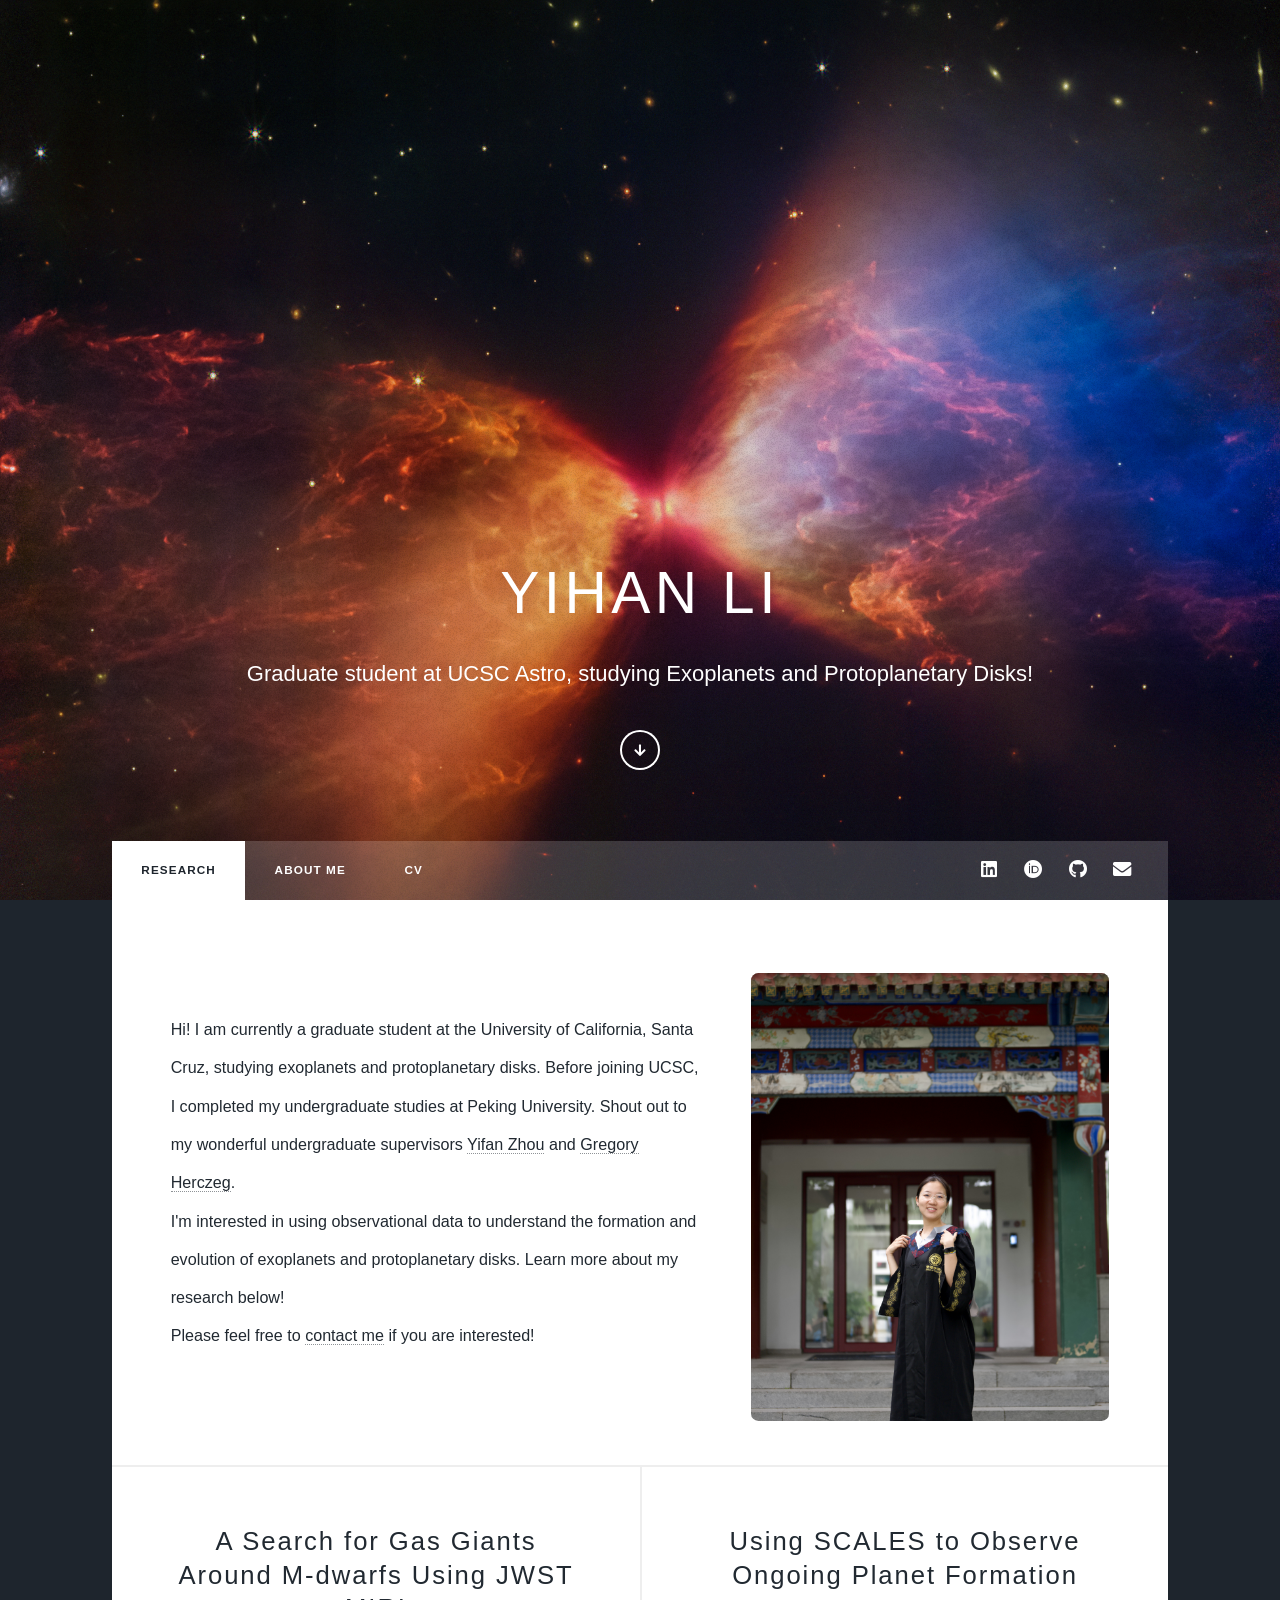
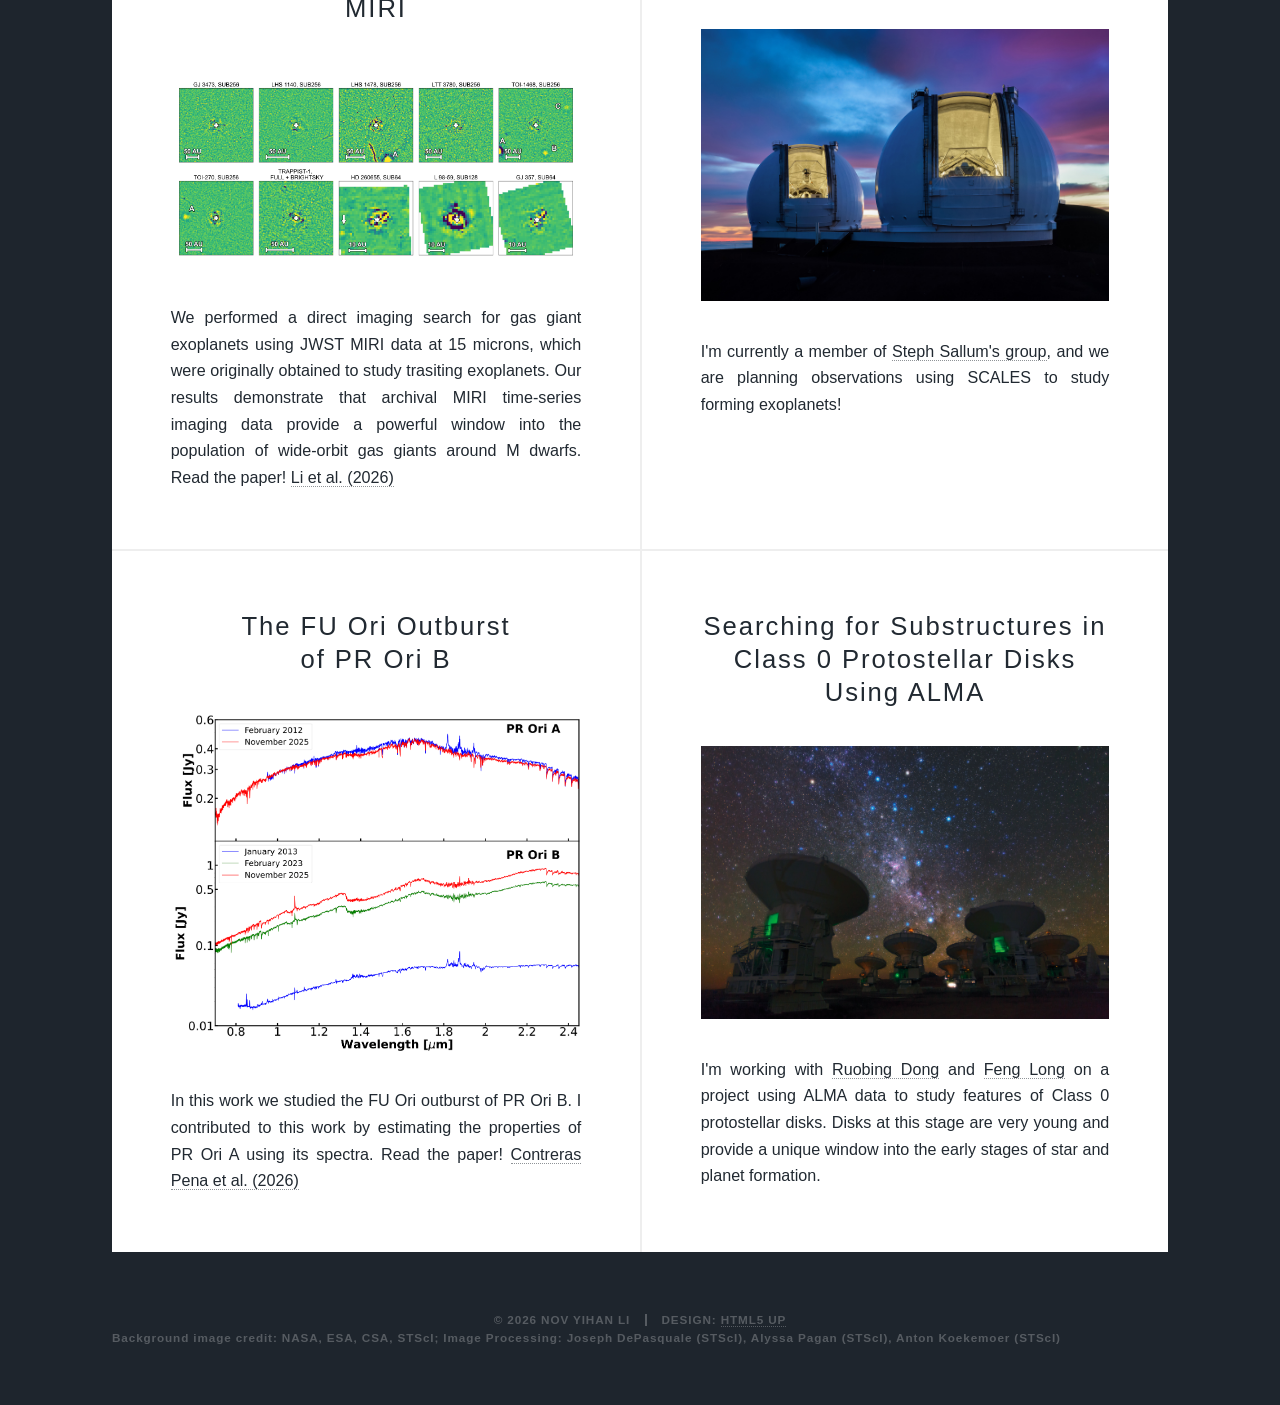
<file: index.html>
<!DOCTYPE HTML>
<!--
	Massively by HTML5 UP
	html5up.net | @ajlkn
	Free for personal and commercial use under the CCA 3.0 license (html5up.net/license)
-->
<html>
	<head>
		<link rel="icon" type="image/png" href="images/cat.png?v=1" />
		<title>Yihan Li's Website</title>
		<meta charset="utf-8" />
		<meta name="viewport" content="width=device-width, initial-scale=1, user-scalable=no" />
		<link rel="stylesheet" href="assets/css/main.css" />
		<noscript><link rel="stylesheet" href="assets/css/noscript.css" /></noscript>
	</head>
	<body class="is-preload">

		<!-- Wrapper -->
			<div id="wrapper" class="fade-in">

				<!-- Intro -->
					<div id="intro">
						<h1>Yihan Li</h1>
						<p>Graduate student at UCSC Astro, studying Exoplanets and Protoplanetary Disks!</p>
						<ul class="actions">
							<li><a href="#header" class="button icon solid solo fa-arrow-down scrolly">Continue</a></li>
						</ul>
					</div>

				<!-- Header -->
					<header id="header">
						<a href="index.html" class="logo">Yihan Li</a>
					</header>

				<!-- Nav -->
					<nav id="nav">
						<ul class="links">
							<li class="active"><a href="index.html">Research</a></li>
							<li><a href="about.html">About Me</a></li>
							<li><a href="cv.html">CV</a></li>
						</ul>
						<ul class="icons">
							<li><a href="https://www.linkedin.com/in/yihan-li-957742446"class="icon brands fa-linkedin"><span class="label">LinkedIn</span></a></li>
							<li><a href="https://orcid.org/0009-0006-7226-711X" class="icon brands fa-orcid"><span class="label">ORCID</span></a></li>
							<li><a href="https://github.com/yhan-li" class="icon brands fa-github"><span class="label">GitHub</span></a></li>
							<li><a href="mailto:yihanli@ucsc.edu" class="icon solid fa-envelope"><span class="label">Email</span></a></li>
							<!-- <li><a href="https://scholar.google.com/citations?user=USER_ID" class="icon brands fa-google-scholar"><span class="label">Google Scholar</span></a></li> -->
						</ul>
					</nav>

				<!-- Main -->
					<div id="main">

						<!-- Featured Post -->
							<section id="introduction" class="post introduction">
<div class="introduction-copy">
<p>Hi! I am currently a graduate student at the University of California, Santa Cruz, studying exoplanets and protoplanetary disks. Before 
joining UCSC, I completed my undergraduate studies at Peking University. 
Shout out to my wonderful undergraduate supervisors <a href="https://yifanzhou.space/">Yifan Zhou</a> and <a href="https://gherczeg.github.io/">Gregory Herczeg</a>.
<br />
I'm interested in using observational data to understand the formation and evolution of exoplanets and protoplanetary disks. Learn more about my research below! 
<br />
Please feel free to <a href="mailto:yihanli@ucsc.edu">contact me</a> if you are interested!
<p>

</div>
<!-- Replace this placeholder with <img src="images/portrait.jpg" alt="Yihan Li" class="portrait" /> when your portrait is ready. -->
<img src="images/portrait.jpeg" alt="Yihan Li" class="portrait" />
</section>

						<!-- Posts -->
							<section class="posts">
								<article>
									<header>
										<!-- <span class="date">April 24, 2017</span> -->
										<h2>A Search for Gas Giants Around M-dwarfs Using JWST MIRI</a></h2>
									</header>
									<a href='https://ui.adsabs.harvard.edu/abs/2026AJ....172...26L/abstract' class="image fit"><img src="images/MIRI.png" alt="" /></a>
									<p>We performed a direct imaging search for gas giant exoplanets using JWST MIRI data at 15 microns, which were originally obtained to study trasiting exoplanets.
										Our results demonstrate that archival MIRI time-series imaging data provide a powerful window into the population of wide-orbit gas giants around M dwarfs. Read the paper! <a href='https://ui.adsabs.harvard.edu/abs/2026AJ....172...26L/abstract'>Li et al. (2026)</a>
									</p>
									<!-- <ul class="actions special"> -->
										<!-- <li><a href="#" class="button">Full Story</a></li> -->
									</ul>
								</article>
								<article>
									<header>
										<!-- <span class="date">April 22, 2017</span> -->
										<h2></a>Using SCALES to Observe Ongoing Planet Formation</a></h2>
									</header>
									<a href="https://www2.keck.hawaii.edu/inst/scales/" class="image fit"><img src="images/keck.jpeg" alt="" /></a>
									<p>I'm currently a member of <a href="https://www.stephsallum.space/">Steph Sallum's group</a>, and we are planning observations using SCALES to study forming exoplanets!</p>
									<!-- <ul class="actions special">
										<li><a href="#" class="button">Full Story</a></li>
									</ul> -->
								</article>
								<article>
									<header>
										<!-- <span class="date">April 22, 2017</span> -->
										<h2></a>The FU Ori Outburst <br /> of PR Ori B</a></h2>
									</header>
									<a href="https://arxiv.org/abs/2609.09722v1" class="image fit"><img src="images/PROri.png" alt="" /></a>
									<p>In this work we studied the FU Ori outburst of PR Ori B. I contributed to this work by estimating the properties of PR Ori A using its spectra.
										Read the paper! <a href='https://arxiv.org/abs/2609.09722v1'>Contreras Pena et al. (2026)</a>
									</p>
									<!-- <ul class="actions special">
										<li><a href="#" class="button">Full Story</a></li>
									</ul> -->
								</article>
								<article>
									<header>
										<!-- <span class="date">April 22, 2017</span> -->
										<h2></a>Searching for Substructures in Class 0 Protostellar Disks Using ALMA</a></h2>
									</header>
									<a href="https://www.almaobservatory.org/en/home/" class="image fit"><img src="images/alma.jpg" alt="" /></a>
									<p>I'm working with <a href="https://www.ruobingdong.com/">Ruobing Dong</a> and <a href="https://long-feng.github.io/">Feng Long</a> on a project using 
										ALMA data to study features of Class 0 protostellar disks. Disks at this stage are very young and provide a unique window into the early stages of star and planet formation.</p>
									<!-- <ul class="actions special">
										<li><a href="#" class="button">Full Story</a></li>
									</ul> -->
								</article>

							</section>

						<!-- Footer -->
							<!-- <footer>
								<div class="pagination">
									<a href="#" class="page active">1</a>
									<a href="#" class="page">2</a>
									<a href="#" class="page">3</a>
									<span class="extra">&hellip;</span>
									<a href="#" class="page">8</a>
									<a href="#" class="page">9</a>
									<a href="#" class="page">10</a>
									<a href="#" class="next">Next</a>
								</div>
							</footer> -->

					</div>

				<!-- Copyright -->
					<div id="copyright">
						<ul><li>&copy; 2026 Nov Yihan Li</li><li>Design: <a href="https://html5up.net">HTML5 UP</a></li></ul>
						<p style="text-transform: none;">Background image credit: NASA, ESA, CSA, STScI; Image Processing: Joseph DePasquale (STScI), Alyssa Pagan (STScI), Anton Koekemoer (STScI)</p>
					</div>

			</div>

		<!-- Scripts -->
			<script src="assets/js/jquery.min.js"></script>
			<script src="assets/js/jquery.scrollex.min.js"></script>
			<script src="assets/js/jquery.scrolly.min.js"></script>
			<script src="assets/js/browser.min.js"></script>
			<script src="assets/js/breakpoints.min.js"></script>
			<script src="assets/js/util.js"></script>
			<script src="assets/js/main.js"></script>

	</body>
</html>
</file>
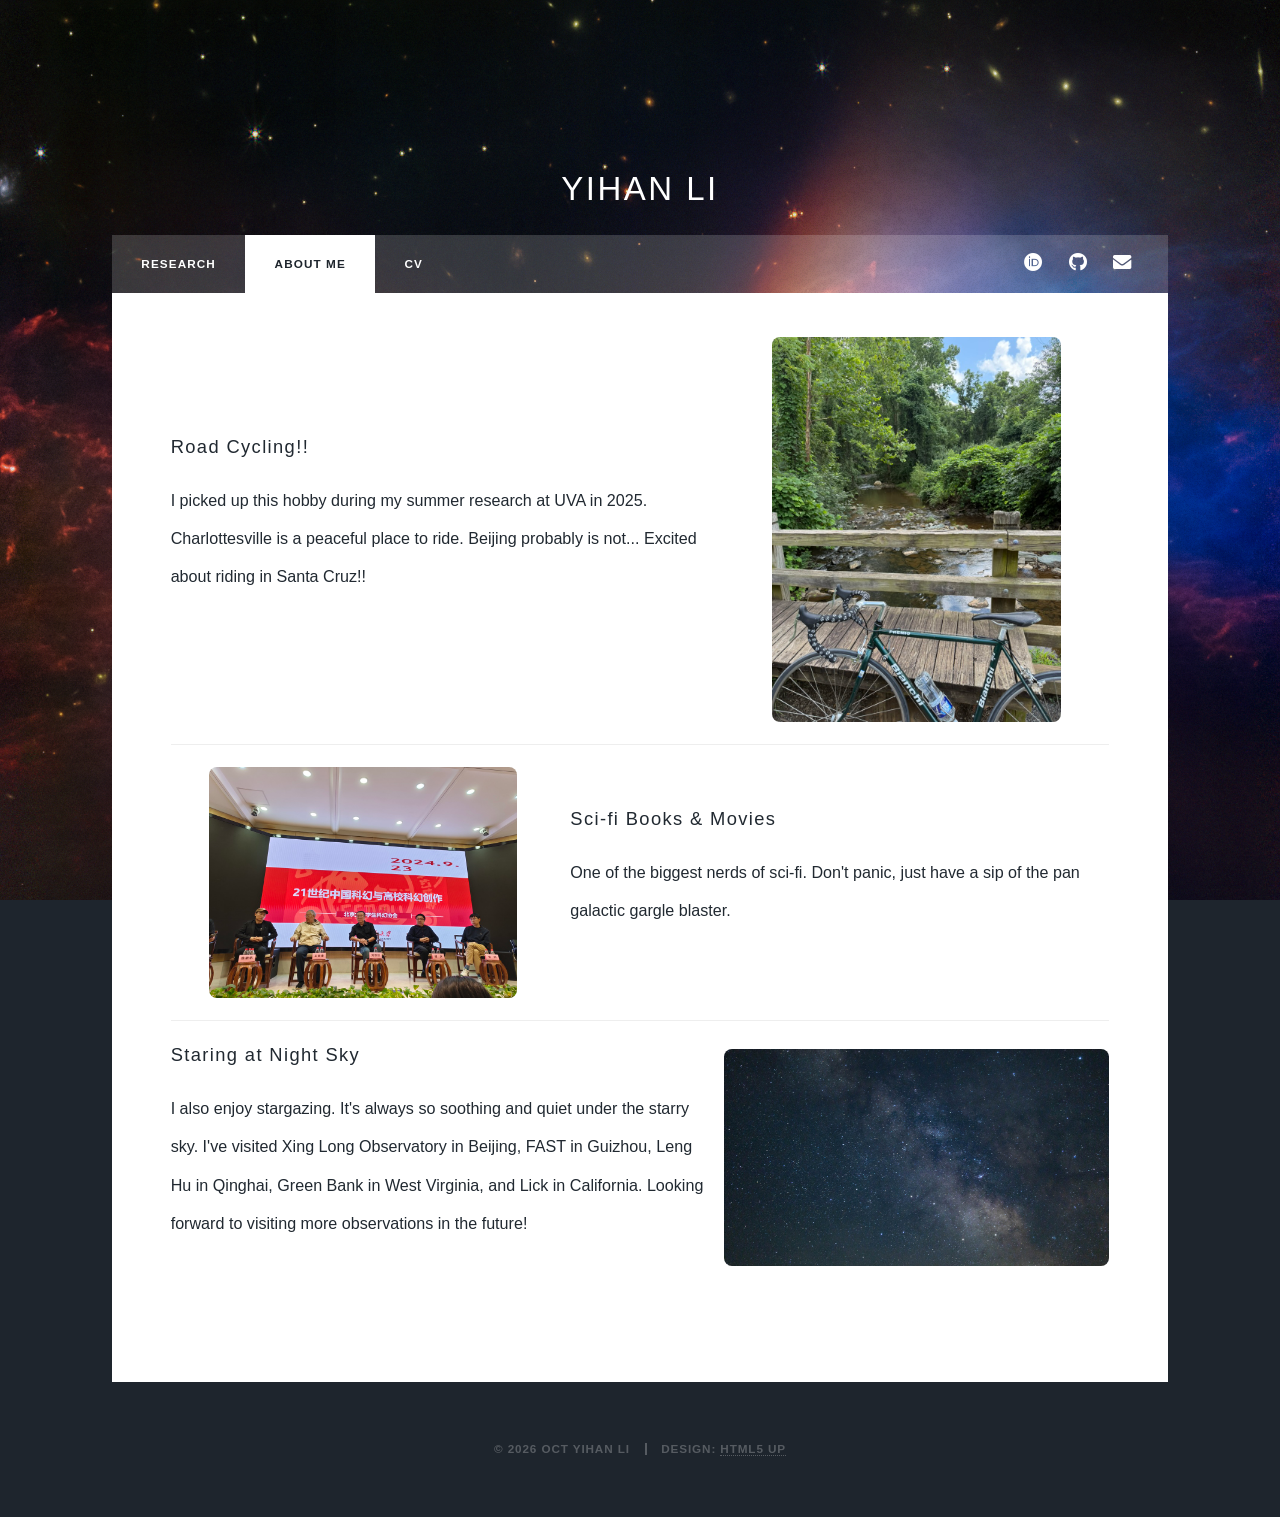
<file: about.html>
<!DOCTYPE HTML>
<!--
	Massively by HTML5 UP
	html5up.net | @ajlkn
	Free for personal and commercial use under the CCA 3.0 license (html5up.net/license)
-->
<html>
	<head>
		<link rel="icon" type="image/png" href="images/cat.png?v=1" />
		<title>About Me — Yihan Li</title>
		<meta charset="utf-8" />
		<meta name="viewport" content="width=device-width, initial-scale=1, user-scalable=no" />
		<link rel="stylesheet" href="assets/css/main.css" />
		<noscript><link rel="stylesheet" href="assets/css/noscript.css" /></noscript>
	</head>
	<body class="is-preload">
<div id="wrapper">
<header id="header"><a href="index.html" class="logo">Yihan Li</a></header>
<nav id="nav" aria-label="Main navigation"><ul class="links"><li><a href="index.html">Research</a></li>
<li class="active"><a href="about.html" aria-current="page">About Me</a></li>
<li><a href="cv.html">CV</a></li>
</ul><ul class="icons">
							<li><a href="https://orcid.org/0009-0006-7226-711X" class="icon brands fa-orcid"><span class="label">ORCID</span></a></li>
							<li><a href="https://github.com/yhan-li" class="icon brands fa-github"><span class="label">GitHub</span></a></li>
							<li><a href="mailto:yihanli@ucsc.edu" class="icon solid fa-envelope"><span class="label">Email</span></a></li>
							<!-- <li><a href="https://scholar.google.com/citations?user=USER_ID" class="icon brands fa-google-scholar"><span class="label">Google Scholar</span></a></li> -->
						</ul></nav>
<main id="main"><section class="post about-content">
<!-- <header class="major"><p>A little about life outside research.</p></header> -->
<!-- Replace the entries below with your actual hobbies and interests. -->
<ul class="hobbies">
	
<li class="hobby-row">
<div class="hobby-copy">
<h2>Road Cycling!!</h2>
  <p>I picked up this hobby during my summer research at UVA
     in 2025. Charlottesville is a peaceful place to ride. Beijing probably is not... Excited about riding in Santa Cruz!!
</p>
</div>
<div class="hobby-image"><img src="images/bike_cville.jpeg" alt="Cycling in Charlottesville" /></div>
</li>

<li class="hobby-row">
<div class="hobby-copy">
<h2>Sci-fi Books & Movies</h2>
  <p>One of the biggest nerds of sci-fi. Don't panic, just have a sip of the pan galactic gargle blaster.
</p>
</div>
<div class="hobby-image"><img src="images/sci-fi.jpeg" alt="Cycling in Charlottesville" /></div>
</li>

<li class="hobby-row">
<div class="hobby-copy">
<h2>Staring at Night Sky</h2>
  <p>I also enjoy stargazing. It's always so soothing and quiet under the starry sky. I've visited Xing Long Observatory in Beijing, 
	FAST in Guizhou, Leng Hu in Qinghai, Green Bank in West Virginia, and Lick in California. Looking forward to visiting more observations in the future!
</p>
</div>
<div class="hobby-image"><img src="images/fast.jpeg" alt="Cycling in Charlottesville" /></div>
</li>
</section></main>
<div id="copyright">
						<ul><li>&copy; 2026 Oct Yihan Li</li><li>Design: <a href="https://html5up.net">HTML5 UP</a></li></ul>
					</div>
</div>
		<!-- Scripts -->
			<script src="assets/js/jquery.min.js"></script>
			<script src="assets/js/jquery.scrollex.min.js"></script>
			<script src="assets/js/jquery.scrolly.min.js"></script>
			<script src="assets/js/browser.min.js"></script>
			<script src="assets/js/breakpoints.min.js"></script>
			<script src="assets/js/util.js"></script>
			<script src="assets/js/main.js"></script>

	</body>
</html>
</file>
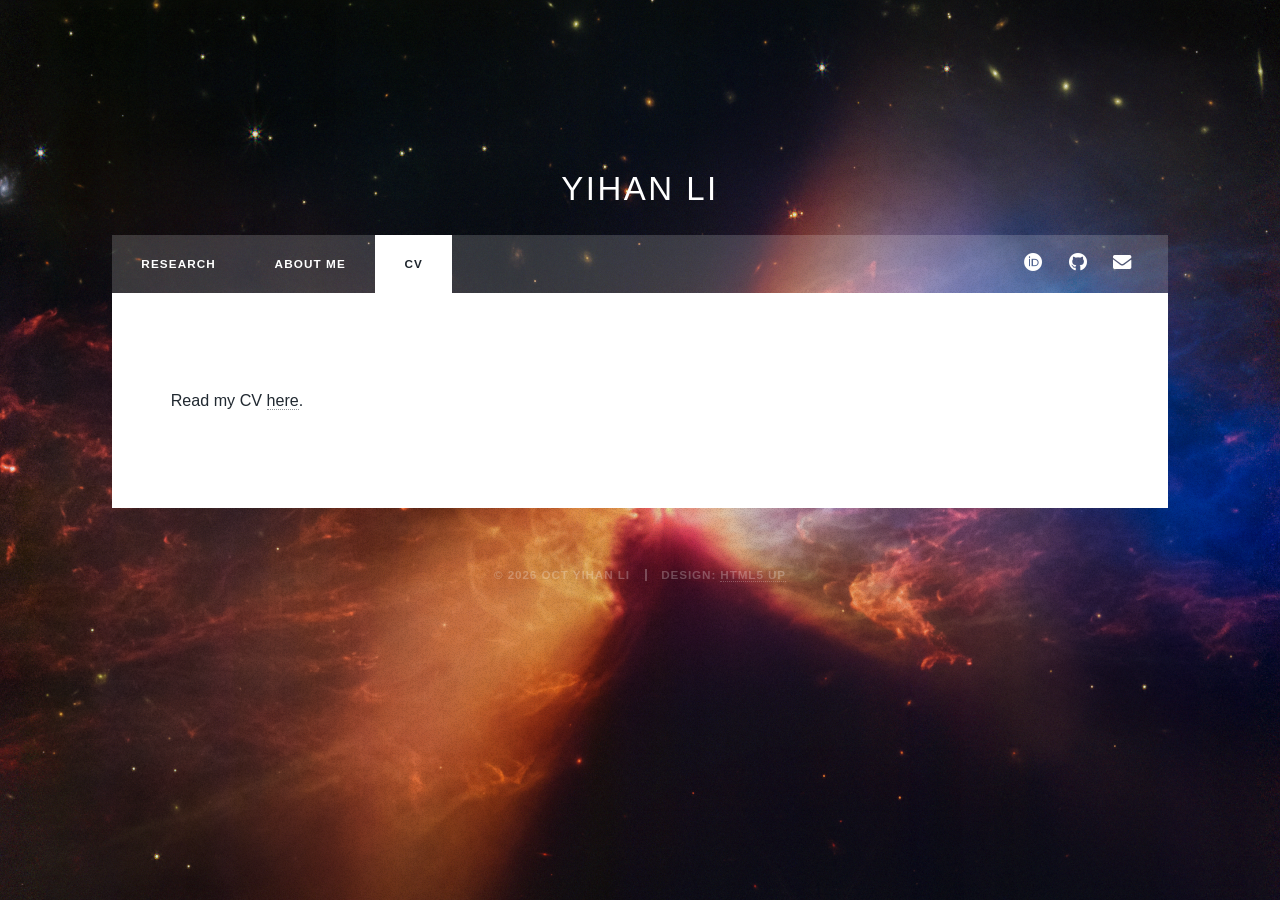
<file: cv.html>
<!DOCTYPE HTML>
<!--
	Massively by HTML5 UP
	html5up.net | @ajlkn
	Free for personal and commercial use under the CCA 3.0 license (html5up.net/license)
-->
<html>
	<head>
		<link rel="icon" type="image/png" href="images/cat.png?v=1" />
		<title>CV — Yihan Li</title>
		<meta charset="utf-8" />
		<meta name="viewport" content="width=device-width, initial-scale=1, user-scalable=no" />
		<link rel="stylesheet" href="assets/css/main.css" />
		<noscript><link rel="stylesheet" href="assets/css/noscript.css" /></noscript>
	</head>
	<body class="is-preload">
<div id="wrapper">
<header id="header"><a href="index.html" class="logo">Yihan Li</a></header>
<nav id="nav" aria-label="Main navigation"><ul class="links"><li><a href="index.html">Research</a></li>
<li><a href="about.html">About Me</a></li>
<li class="active"><a href="cv.html" aria-current="page">CV</a></li>
</ul><ul class="icons">
							<li><a href="https://orcid.org/0009-0006-7226-711X" class="icon brands fa-orcid"><span class="label">ORCID</span></a></li>
							<li><a href="https://github.com/yhan-li" class="icon brands fa-github"><span class="label">GitHub</span></a></li>
							<li><a href="mailto:yihanli@ucsc.edu" class="icon solid fa-envelope"><span class="label">Email</span></a></li>
							<!-- <li><a href="https://scholar.google.com/citations?user=USER_ID" class="icon brands fa-google-scholar"><span class="label">Google Scholar</span></a></li> -->
						</ul></nav>
<main id="main"><section class="post">

<p>Read my CV <a href="images/Yihan_Li_CV.pdf" target="_blank" rel="noopener noreferrer">here</a>.</p>
<!-- Once the PDF is supplied, change the CV navigation link on all three pages from cv.html to its PDF path. -->
</section></main>
<div id="copyright">
						<ul><li>&copy; 2026 Oct Yihan Li</li><li>Design: <a href="https://html5up.net">HTML5 UP</a></li></ul>
					</div>
</div>
		<!-- Scripts -->
			<script src="assets/js/jquery.min.js"></script>
			<script src="assets/js/jquery.scrollex.min.js"></script>
			<script src="assets/js/jquery.scrolly.min.js"></script>
			<script src="assets/js/browser.min.js"></script>
			<script src="assets/js/breakpoints.min.js"></script>
			<script src="assets/js/util.js"></script>
			<script src="assets/js/main.js"></script>

	</body>
</html>
</file>
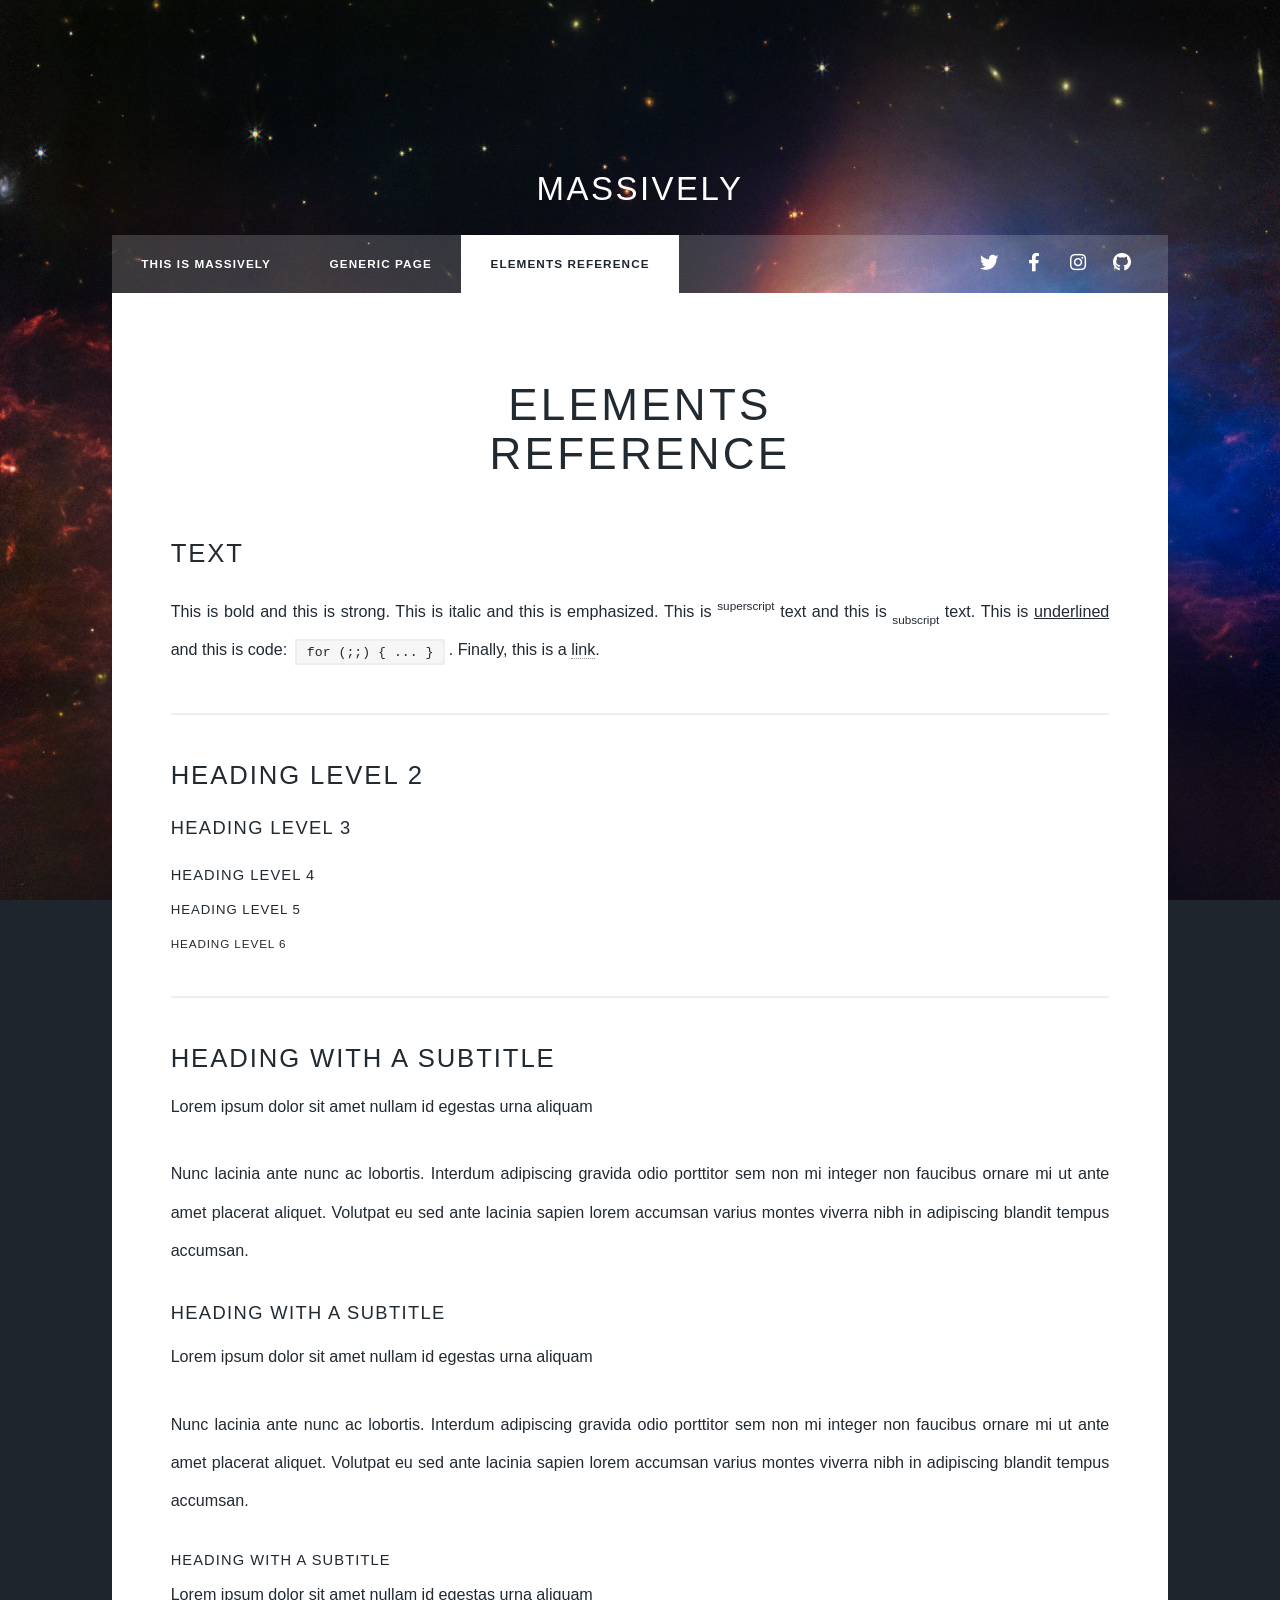
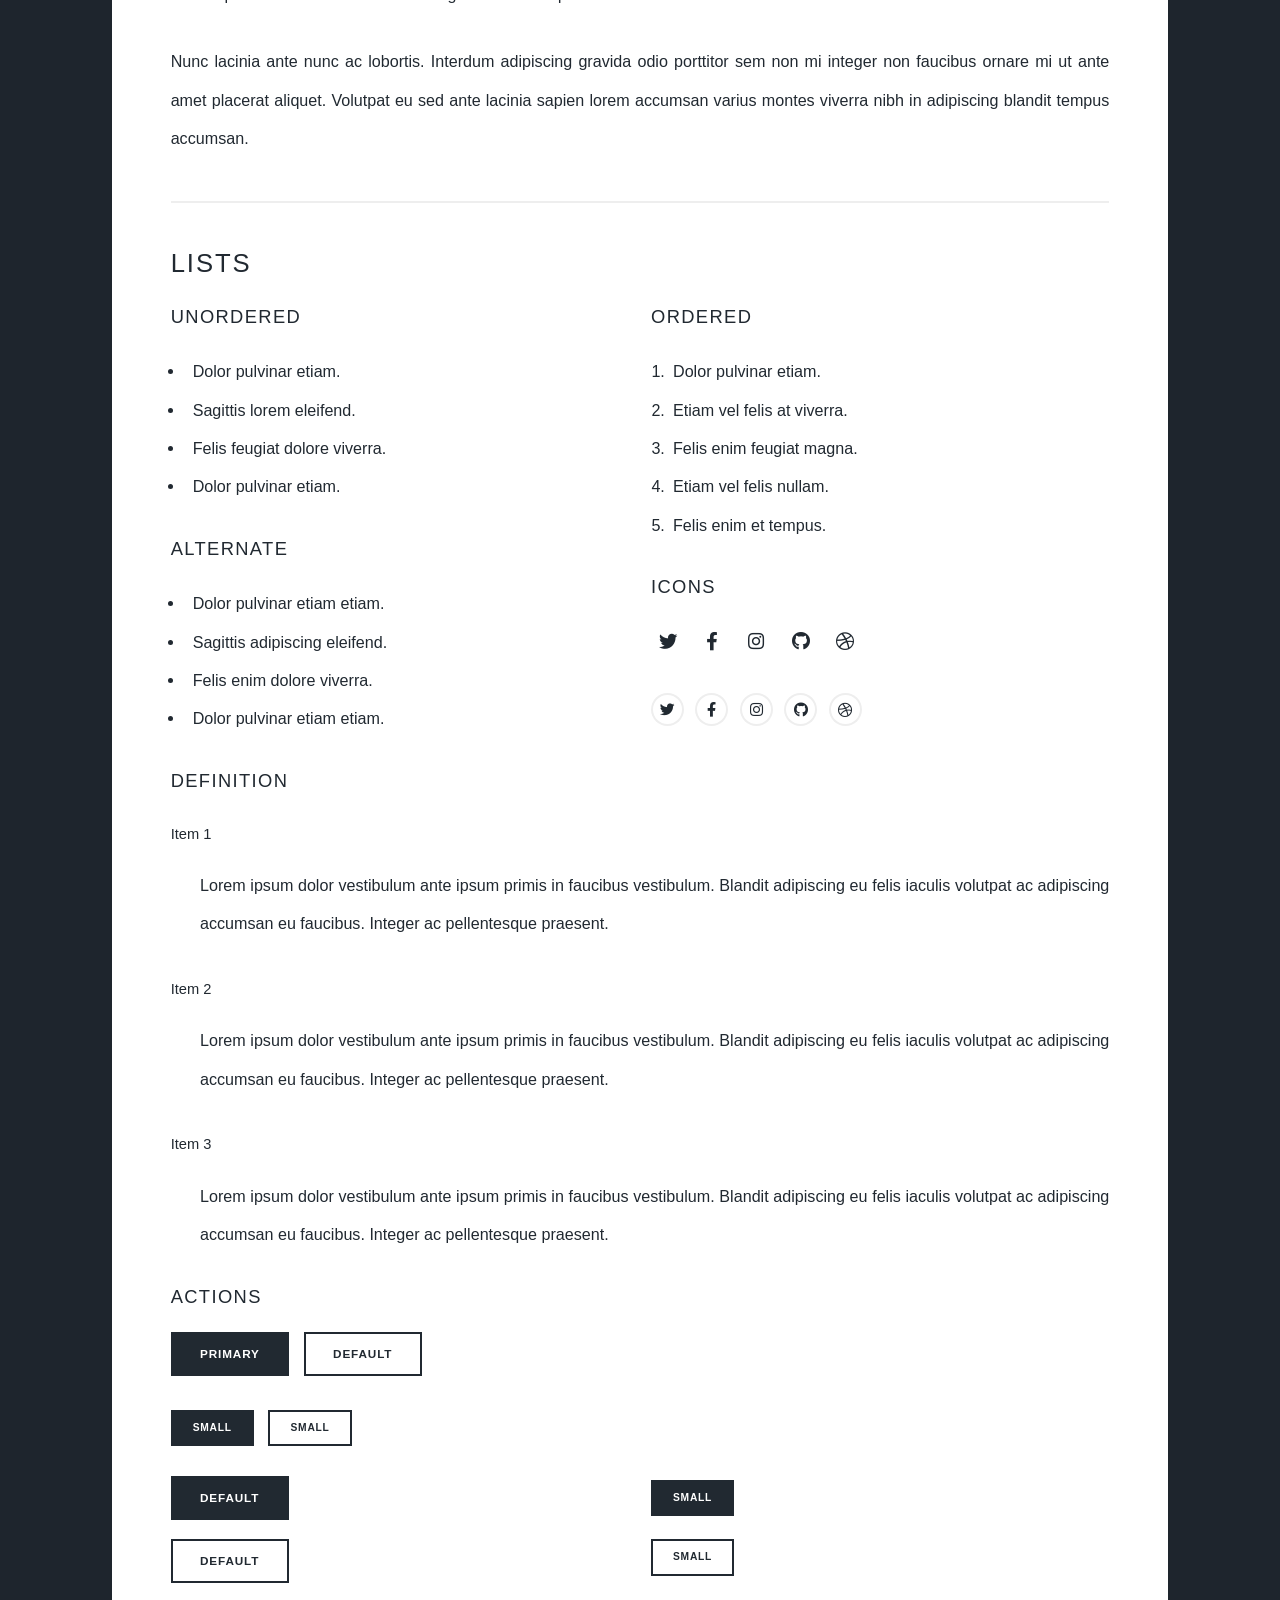
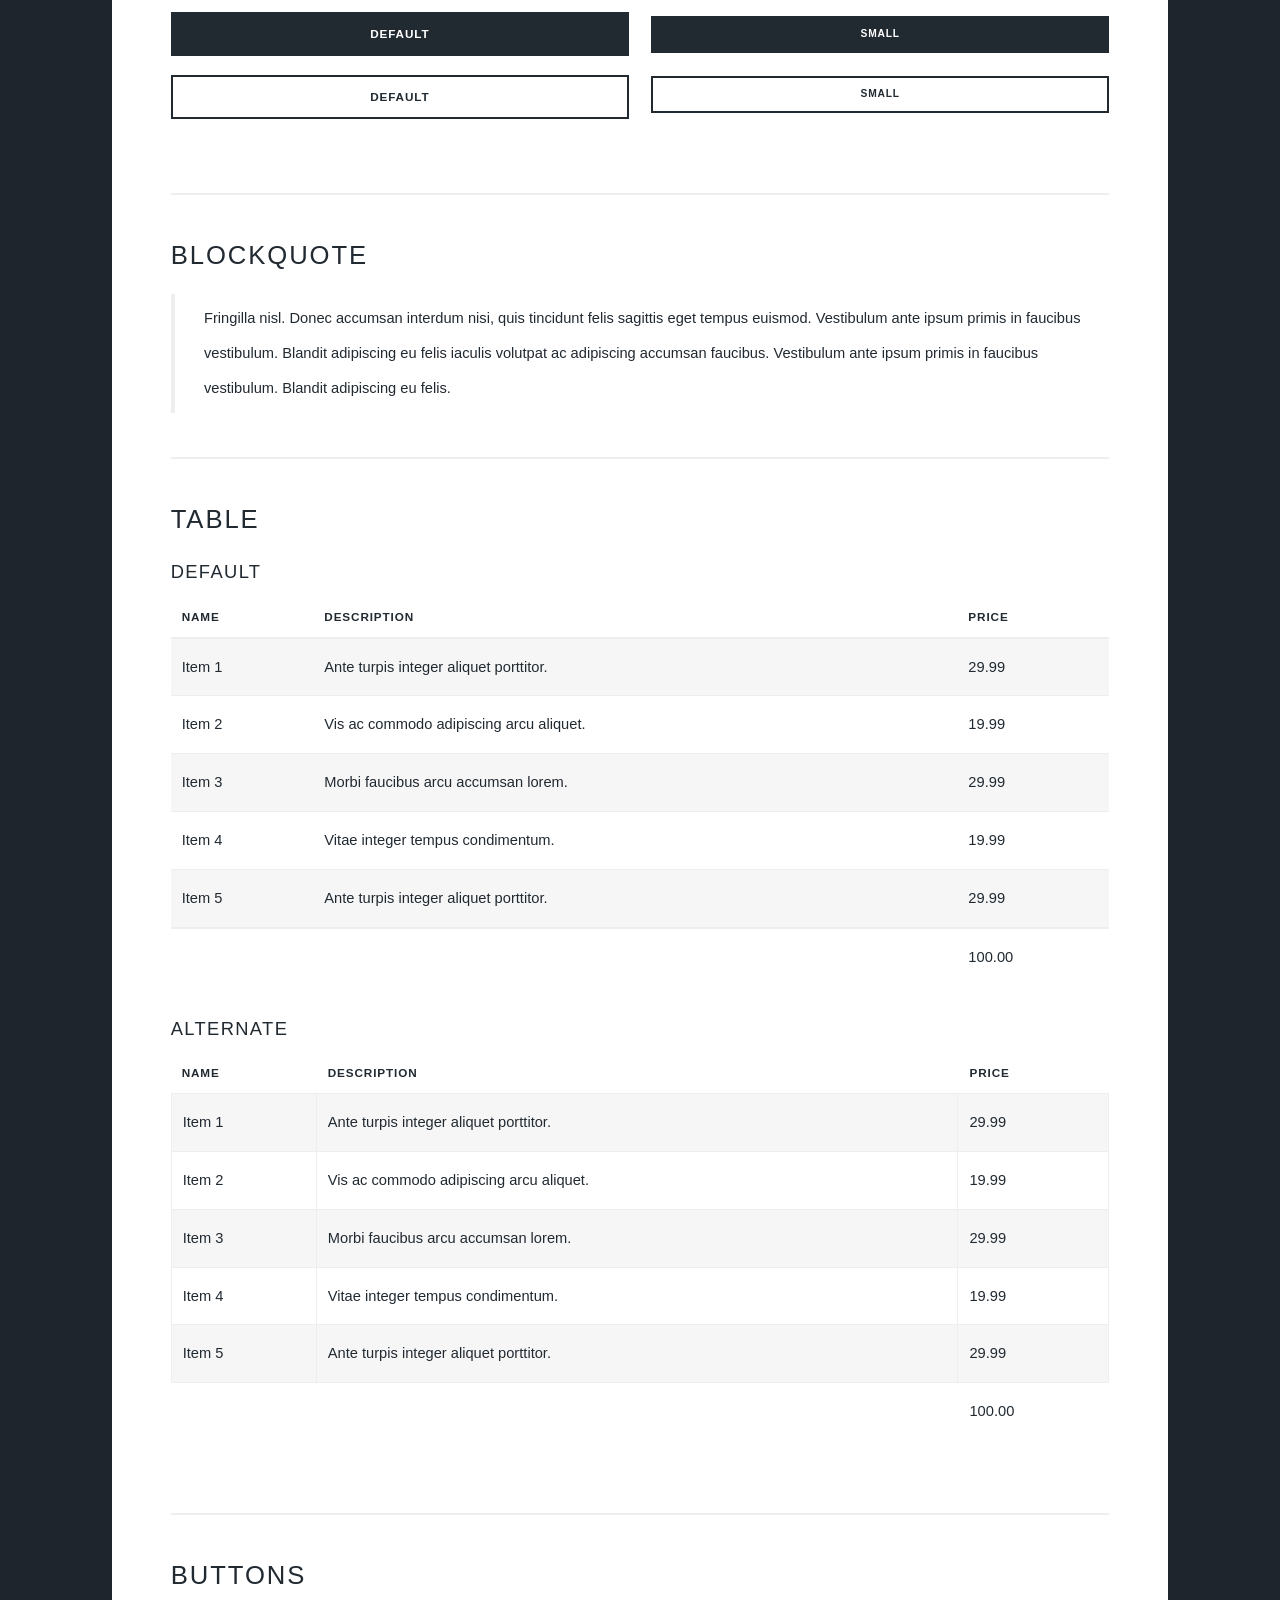
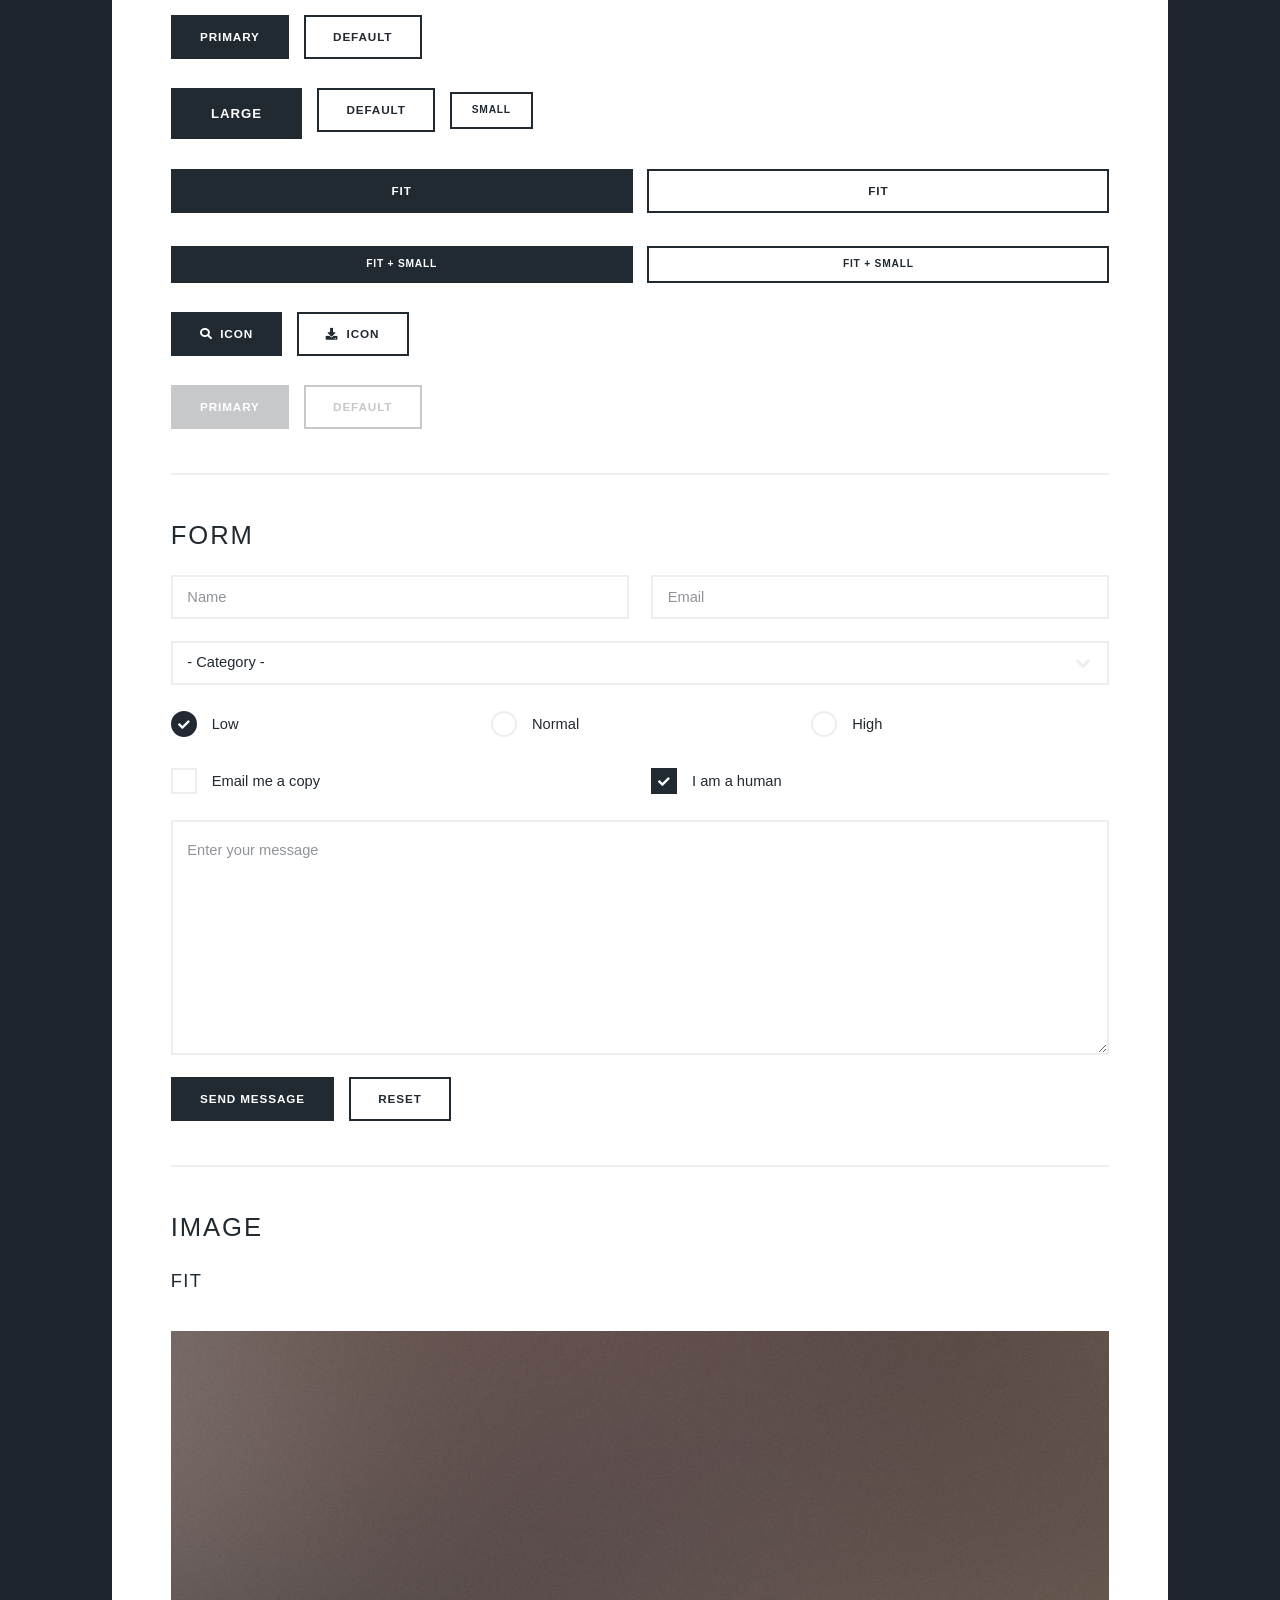
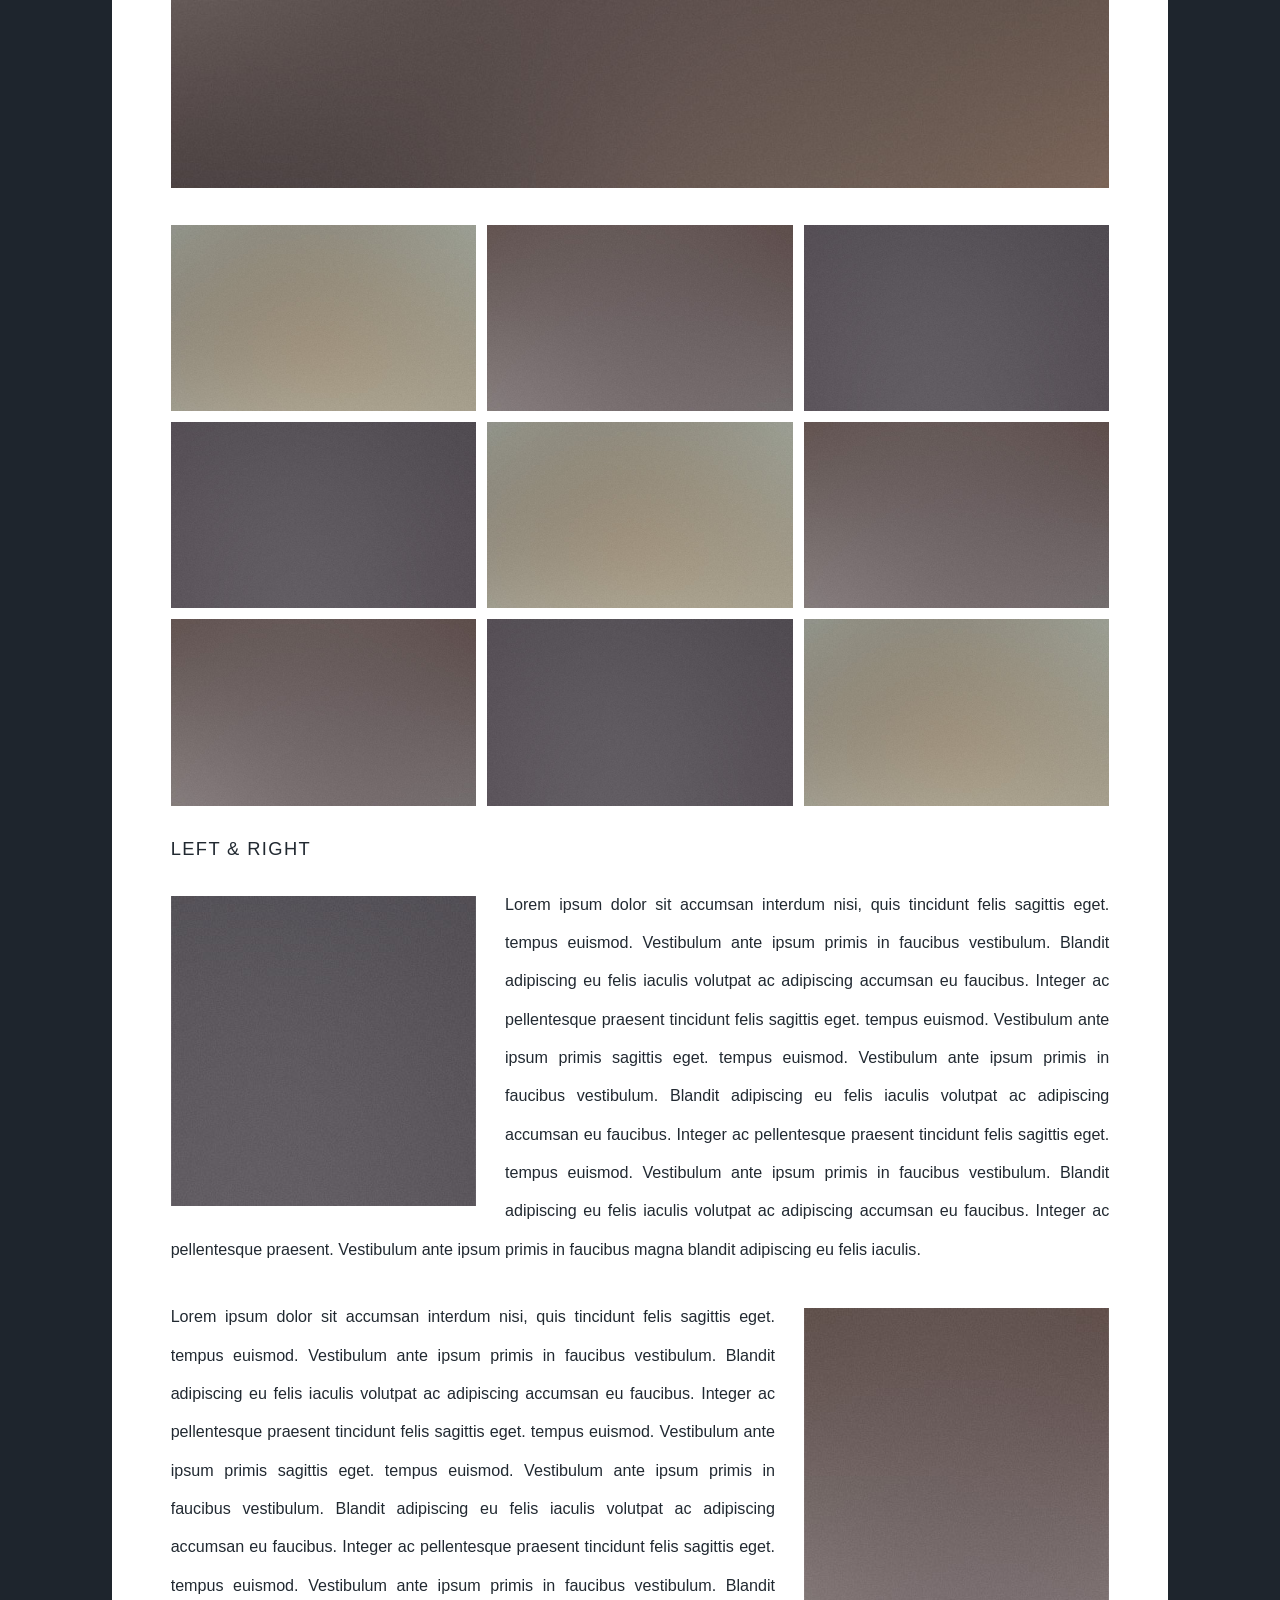
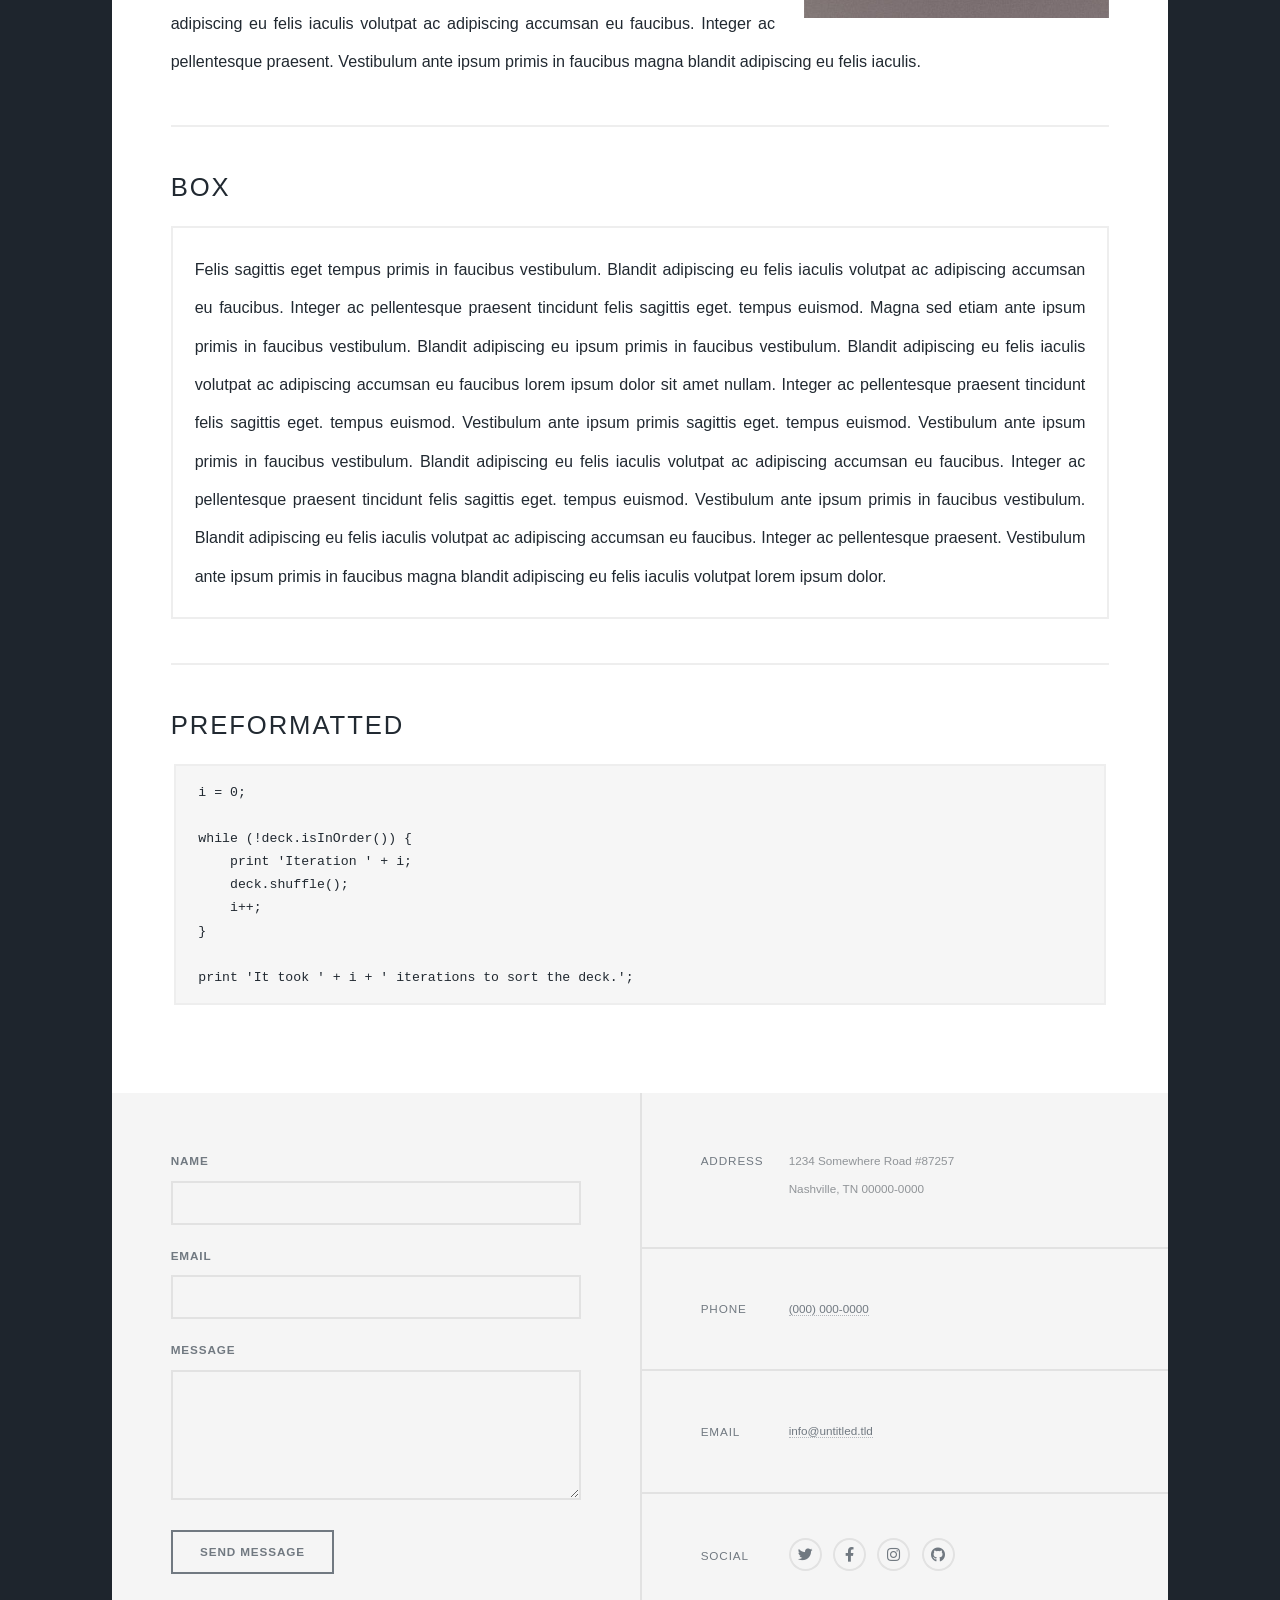
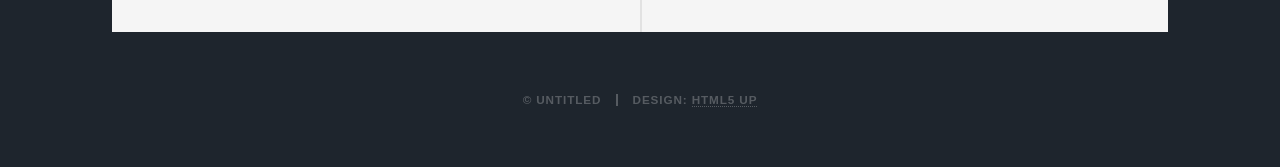
<file: elements.html>
<!DOCTYPE HTML>
<!--
	Massively by HTML5 UP
	html5up.net | @ajlkn
	Free for personal and commercial use under the CCA 3.0 license (html5up.net/license)
-->
<html>
	<head>
		<link rel="icon" type="image/png" href="images/cat.png?v=1" />
		<title>Elements Reference - Massively by HTML5 UP</title>
		<meta charset="utf-8" />
		<meta name="viewport" content="width=device-width, initial-scale=1, user-scalable=no" />
		<link rel="stylesheet" href="assets/css/main.css" />
		<noscript><link rel="stylesheet" href="assets/css/noscript.css" /></noscript>
	</head>
	<body class="is-preload">

		<!-- Wrapper -->
			<div id="wrapper">

				<!-- Header -->
					<header id="header">
						<a href="index.html" class="logo">Massively</a>
					</header>

				<!-- Nav -->
					<nav id="nav">
						<ul class="links">
							<li><a href="index.html">This is Massively</a></li>
							<li><a href="generic.html">Generic Page</a></li>
							<li class="active"><a href="elements.html">Elements Reference</a></li>
						</ul>
						<ul class="icons">
							<li><a href="#" class="icon brands fa-twitter"><span class="label">Twitter</span></a></li>
							<li><a href="#" class="icon brands fa-facebook-f"><span class="label">Facebook</span></a></li>
							<li><a href="#" class="icon brands fa-instagram"><span class="label">Instagram</span></a></li>
							<li><a href="#" class="icon brands fa-github"><span class="label">GitHub</span></a></li>
						</ul>
					</nav>

				<!-- Main -->
					<div id="main">

						<!-- Post -->
							<section class="post">
								<header class="major">
									<h1>Elements<br />
									Reference</h1>
								</header>

								<!-- Text stuff -->
									<h2>Text</h2>
									<p>This is <b>bold</b> and this is <strong>strong</strong>. This is <i>italic</i> and this is <em>emphasized</em>.
									This is <sup>superscript</sup> text and this is <sub>subscript</sub> text.
									This is <u>underlined</u> and this is code: <code>for (;;) { ... }</code>.
									Finally, this is a <a href="#">link</a>.</p>
									<hr />
									<h2>Heading Level 2</h2>
									<h3>Heading Level 3</h3>
									<h4>Heading Level 4</h4>
									<h5>Heading Level 5</h5>
									<h6>Heading Level 6</h6>
									<hr />
									<header>
										<h2>Heading with a Subtitle</h2>
										<p>Lorem ipsum dolor sit amet nullam id egestas urna aliquam</p>
									</header>
									<p>Nunc lacinia ante nunc ac lobortis. Interdum adipiscing gravida odio porttitor sem non mi integer non faucibus ornare mi ut ante amet placerat aliquet. Volutpat eu sed ante lacinia sapien lorem accumsan varius montes viverra nibh in adipiscing blandit tempus accumsan.</p>
									<header>
										<h3>Heading with a Subtitle</h3>
										<p>Lorem ipsum dolor sit amet nullam id egestas urna aliquam</p>
									</header>
									<p>Nunc lacinia ante nunc ac lobortis. Interdum adipiscing gravida odio porttitor sem non mi integer non faucibus ornare mi ut ante amet placerat aliquet. Volutpat eu sed ante lacinia sapien lorem accumsan varius montes viverra nibh in adipiscing blandit tempus accumsan.</p>
									<header>
										<h4>Heading with a Subtitle</h4>
										<p>Lorem ipsum dolor sit amet nullam id egestas urna aliquam</p>
									</header>
									<p>Nunc lacinia ante nunc ac lobortis. Interdum adipiscing gravida odio porttitor sem non mi integer non faucibus ornare mi ut ante amet placerat aliquet. Volutpat eu sed ante lacinia sapien lorem accumsan varius montes viverra nibh in adipiscing blandit tempus accumsan.</p>

									<hr />

								<!-- Lists -->
									<h2>Lists</h2>
									<div class="row">
										<div class="col-6 col-12-small">

											<h3>Unordered</h3>
											<ul>
												<li>Dolor pulvinar etiam.</li>
												<li>Sagittis lorem eleifend.</li>
												<li>Felis feugiat dolore viverra.</li>
												<li>Dolor pulvinar etiam.</li>
											</ul>

											<h3>Alternate</h3>
											<ul class="alt">
												<li>Dolor pulvinar etiam etiam.</li>
												<li>Sagittis adipiscing eleifend.</li>
												<li>Felis enim dolore viverra.</li>
												<li>Dolor pulvinar etiam etiam.</li>
											</ul>

										</div>
										<div class="col-6 col-12-small">

											<h3>Ordered</h3>
											<ol>
												<li>Dolor pulvinar etiam.</li>
												<li>Etiam vel felis at viverra.</li>
												<li>Felis enim feugiat magna.</li>
												<li>Etiam vel felis nullam.</li>
												<li>Felis enim et tempus.</li>
											</ol>

											<h3>Icons</h3>
											<ul class="icons">
												<li><a href="#" class="icon brands fa-twitter"><span class="label">Twitter</span></a></li>
												<li><a href="#" class="icon brands fa-facebook-f"><span class="label">Facebook</span></a></li>
												<li><a href="#" class="icon brands fa-instagram"><span class="label">Instagram</span></a></li>
												<li><a href="#" class="icon brands fa-github"><span class="label">Github</span></a></li>
												<li><a href="#" class="icon brands fa-dribbble"><span class="label">Dribbble</span></a></li>
											</ul>
											<ul class="icons alt">
												<li><a href="#" class="icon brands alt fa-twitter"><span class="label">Twitter</span></a></li>
												<li><a href="#" class="icon brands alt fa-facebook-f"><span class="label">Facebook</span></a></li>
												<li><a href="#" class="icon brands alt fa-instagram"><span class="label">Instagram</span></a></li>
												<li><a href="#" class="icon brands alt fa-github"><span class="label">Github</span></a></li>
												<li><a href="#" class="icon brands alt fa-dribbble"><span class="label">Dribbble</span></a></li>
											</ul>

										</div>
									</div>
									<h3>Definition</h3>
									<dl>
										<dt>Item 1</dt>
										<dd>
											<p>Lorem ipsum dolor vestibulum ante ipsum primis in faucibus vestibulum. Blandit adipiscing eu felis iaculis volutpat ac adipiscing accumsan eu faucibus. Integer ac pellentesque praesent.</p>
										</dd>
										<dt>Item 2</dt>
										<dd>
											<p>Lorem ipsum dolor vestibulum ante ipsum primis in faucibus vestibulum. Blandit adipiscing eu felis iaculis volutpat ac adipiscing accumsan eu faucibus. Integer ac pellentesque praesent.</p>
										</dd>
										<dt>Item 3</dt>
										<dd>
											<p>Lorem ipsum dolor vestibulum ante ipsum primis in faucibus vestibulum. Blandit adipiscing eu felis iaculis volutpat ac adipiscing accumsan eu faucibus. Integer ac pellentesque praesent.</p>
										</dd>
									</dl>

									<h3>Actions</h3>
									<ul class="actions">
										<li><a href="#" class="button primary">Primary</a></li>
										<li><a href="#" class="button">Default</a></li>
									</ul>
									<ul class="actions small">
										<li><a href="#" class="button primary small">Small</a></li>
										<li><a href="#" class="button small">Small</a></li>
									</ul>
									<div class="row">
										<div class="col-6 col-12-small">
											<ul class="actions stacked">
												<li><a href="#" class="button primary">Default</a></li>
												<li><a href="#" class="button">Default</a></li>
											</ul>
										</div>
										<div class="col-6 col-12-small">
											<ul class="actions stacked">
												<li><a href="#" class="button primary small">Small</a></li>
												<li><a href="#" class="button small">Small</a></li>
											</ul>
										</div>
									</div>
									<div class="row">
										<div class="col-6 col-12-small">
											<ul class="actions stacked">
												<li><a href="#" class="button primary fit">Default</a></li>
												<li><a href="#" class="button fit">Default</a></li>
											</ul>
										</div>
										<div class="col-6 col-12-small">
											<ul class="actions stacked">
												<li><a href="#" class="button primary small fit">Small</a></li>
												<li><a href="#" class="button small fit">Small</a></li>
											</ul>
										</div>
									</div>

									<hr />

								<!-- Blockquote -->
									<h2>Blockquote</h2>
									<blockquote>Fringilla nisl. Donec accumsan interdum nisi, quis tincidunt felis sagittis eget tempus euismod. Vestibulum ante ipsum primis in faucibus vestibulum. Blandit adipiscing eu felis iaculis volutpat ac adipiscing accumsan faucibus. Vestibulum ante ipsum primis in faucibus vestibulum. Blandit adipiscing eu felis.</blockquote>

									<hr />

								<!-- Table -->
									<h2>Table</h2>

									<h3>Default</h3>
									<div class="table-wrapper">
										<table>
											<thead>
												<tr>
													<th>Name</th>
													<th>Description</th>
													<th>Price</th>
												</tr>
											</thead>
											<tbody>
												<tr>
													<td>Item 1</td>
													<td>Ante turpis integer aliquet porttitor.</td>
													<td>29.99</td>
												</tr>
												<tr>
													<td>Item 2</td>
													<td>Vis ac commodo adipiscing arcu aliquet.</td>
													<td>19.99</td>
												</tr>
												<tr>
													<td>Item 3</td>
													<td> Morbi faucibus arcu accumsan lorem.</td>
													<td>29.99</td>
												</tr>
												<tr>
													<td>Item 4</td>
													<td>Vitae integer tempus condimentum.</td>
													<td>19.99</td>
												</tr>
												<tr>
													<td>Item 5</td>
													<td>Ante turpis integer aliquet porttitor.</td>
													<td>29.99</td>
												</tr>
											</tbody>
											<tfoot>
												<tr>
													<td colspan="2"></td>
													<td>100.00</td>
												</tr>
											</tfoot>
										</table>
									</div>

									<h3>Alternate</h3>
									<div class="table-wrapper">
										<table class="alt">
											<thead>
												<tr>
													<th>Name</th>
													<th>Description</th>
													<th>Price</th>
												</tr>
											</thead>
											<tbody>
												<tr>
													<td>Item 1</td>
													<td>Ante turpis integer aliquet porttitor.</td>
													<td>29.99</td>
												</tr>
												<tr>
													<td>Item 2</td>
													<td>Vis ac commodo adipiscing arcu aliquet.</td>
													<td>19.99</td>
												</tr>
												<tr>
													<td>Item 3</td>
													<td> Morbi faucibus arcu accumsan lorem.</td>
													<td>29.99</td>
												</tr>
												<tr>
													<td>Item 4</td>
													<td>Vitae integer tempus condimentum.</td>
													<td>19.99</td>
												</tr>
												<tr>
													<td>Item 5</td>
													<td>Ante turpis integer aliquet porttitor.</td>
													<td>29.99</td>
												</tr>
											</tbody>
											<tfoot>
												<tr>
													<td colspan="2"></td>
													<td>100.00</td>
												</tr>
											</tfoot>
										</table>
									</div>

									<hr />

								<!-- Buttons -->
									<h2>Buttons</h2>
									<ul class="actions">
										<li><a href="#" class="button primary">Primary</a></li>
										<li><a href="#" class="button">Default</a></li>
									</ul>
									<ul class="actions">
										<li><a href="#" class="button primary large">Large</a></li>
										<li><a href="#" class="button">Default</a></li>
										<li><a href="#" class="button small">Small</a></li>
									</ul>
									<ul class="actions fit">
										<li><a href="#" class="button primary fit">Fit</a></li>
										<li><a href="#" class="button fit">Fit</a></li>
									</ul>
									<ul class="actions fit small">
										<li><a href="#" class="button primary fit small">Fit + Small</a></li>
										<li><a href="#" class="button fit small">Fit + Small</a></li>
									</ul>
									<ul class="actions">
										<li><a href="#" class="button primary icon solid fa-search">Icon</a></li>
										<li><a href="#" class="button icon solid fa-download">Icon</a></li>
									</ul>
									<ul class="actions">
										<li><span class="button primary disabled">Primary</span></li>
										<li><span class="button disabled">Default</span></li>
									</ul>

									<hr />

								<!-- Form -->
									<h2>Form</h2>

									<form method="post" action="#">
										<div class="row gtr-uniform">
											<div class="col-6 col-12-xsmall">
												<input type="text" name="demo-name" id="demo-name" value="" placeholder="Name" />
											</div>
											<div class="col-6 col-12-xsmall">
												<input type="email" name="demo-email" id="demo-email" value="" placeholder="Email" />
											</div>
											<!-- Break -->
											<div class="col-12">
												<select name="demo-category" id="demo-category">
													<option value="">- Category -</option>
													<option value="1">Manufacturing</option>
													<option value="1">Shipping</option>
													<option value="1">Administration</option>
													<option value="1">Human Resources</option>
												</select>
											</div>
											<!-- Break -->
											<div class="col-4 col-12-small">
												<input type="radio" id="demo-priority-low" name="demo-priority" checked>
												<label for="demo-priority-low">Low</label>
											</div>
											<div class="col-4 col-12-small">
												<input type="radio" id="demo-priority-normal" name="demo-priority">
												<label for="demo-priority-normal">Normal</label>
											</div>
											<div class="col-4 col-12-small">
												<input type="radio" id="demo-priority-high" name="demo-priority">
												<label for="demo-priority-high">High</label>
											</div>
											<!-- Break -->
											<div class="col-6 col-12-small">
												<input type="checkbox" id="demo-copy" name="demo-copy">
												<label for="demo-copy">Email me a copy</label>
											</div>
											<div class="col-6 col-12-small">
												<input type="checkbox" id="demo-human" name="demo-human" checked>
												<label for="demo-human">I am a human</label>
											</div>
											<!-- Break -->
											<div class="col-12">
												<textarea name="demo-message" id="demo-message" placeholder="Enter your message" rows="6"></textarea>
											</div>
											<!-- Break -->
											<div class="col-12">
												<ul class="actions">
													<li><input type="submit" value="Send Message" class="primary" /></li>
													<li><input type="reset" value="Reset" /></li>
												</ul>
											</div>
										</div>
									</form>

									<hr />

								<!-- Image -->
									<h2>Image</h2>

									<h3>Fit</h3>
									<span class="image fit"><img src="images/pic01.jpg" alt="" /></span>
									<div class="box alt">
										<div class="row gtr-50 gtr-uniform">
											<div class="col-4"><span class="image fit"><img src="images/pic02.jpg" alt="" /></span></div>
											<div class="col-4"><span class="image fit"><img src="images/pic03.jpg" alt="" /></span></div>
											<div class="col-4"><span class="image fit"><img src="images/pic04.jpg" alt="" /></span></div>
											<!-- Break -->
											<div class="col-4"><span class="image fit"><img src="images/pic04.jpg" alt="" /></span></div>
											<div class="col-4"><span class="image fit"><img src="images/pic02.jpg" alt="" /></span></div>
											<div class="col-4"><span class="image fit"><img src="images/pic03.jpg" alt="" /></span></div>
											<!-- Break -->
											<div class="col-4"><span class="image fit"><img src="images/pic03.jpg" alt="" /></span></div>
											<div class="col-4"><span class="image fit"><img src="images/pic04.jpg" alt="" /></span></div>
											<div class="col-4"><span class="image fit"><img src="images/pic02.jpg" alt="" /></span></div>
										</div>
									</div>

									<h3>Left &amp; Right</h3>
									<p><span class="image left"><img src="images/pic08.jpg" alt="" /></span>Lorem ipsum dolor sit accumsan interdum nisi, quis tincidunt felis sagittis eget. tempus euismod. Vestibulum ante ipsum primis in faucibus vestibulum. Blandit adipiscing eu felis iaculis volutpat ac adipiscing accumsan eu faucibus. Integer ac pellentesque praesent tincidunt felis sagittis eget. tempus euismod. Vestibulum ante ipsum primis sagittis eget. tempus euismod. Vestibulum ante ipsum primis in faucibus vestibulum. Blandit adipiscing eu felis iaculis volutpat ac adipiscing accumsan eu faucibus. Integer ac pellentesque praesent tincidunt felis sagittis eget. tempus euismod. Vestibulum ante ipsum primis in faucibus vestibulum. Blandit adipiscing eu felis iaculis volutpat ac adipiscing accumsan eu faucibus. Integer ac pellentesque praesent. Vestibulum ante ipsum primis in faucibus magna blandit adipiscing eu felis iaculis.</p>
									<p><span class="image right"><img src="images/pic09.jpg" alt="" /></span>Lorem ipsum dolor sit accumsan interdum nisi, quis tincidunt felis sagittis eget. tempus euismod. Vestibulum ante ipsum primis in faucibus vestibulum. Blandit adipiscing eu felis iaculis volutpat ac adipiscing accumsan eu faucibus. Integer ac pellentesque praesent tincidunt felis sagittis eget. tempus euismod. Vestibulum ante ipsum primis sagittis eget. tempus euismod. Vestibulum ante ipsum primis in faucibus vestibulum. Blandit adipiscing eu felis iaculis volutpat ac adipiscing accumsan eu faucibus. Integer ac pellentesque praesent tincidunt felis sagittis eget. tempus euismod. Vestibulum ante ipsum primis in faucibus vestibulum. Blandit adipiscing eu felis iaculis volutpat ac adipiscing accumsan eu faucibus. Integer ac pellentesque praesent. Vestibulum ante ipsum primis in faucibus magna blandit adipiscing eu felis iaculis.</p>

									<hr />

								<!-- Box -->
									<h2>Box</h2>
									<div class="box">
										<p>Felis sagittis eget tempus primis in faucibus vestibulum. Blandit adipiscing eu felis iaculis volutpat ac adipiscing accumsan eu faucibus. Integer ac pellentesque praesent tincidunt felis sagittis eget. tempus euismod. Magna sed etiam ante ipsum primis in faucibus vestibulum. Blandit adipiscing eu ipsum primis in faucibus vestibulum. Blandit adipiscing eu felis iaculis volutpat ac adipiscing accumsan eu faucibus lorem ipsum dolor sit amet nullam. Integer ac pellentesque praesent tincidunt felis sagittis eget. tempus euismod. Vestibulum ante ipsum primis sagittis eget. tempus euismod. Vestibulum ante ipsum primis in faucibus vestibulum. Blandit adipiscing eu felis iaculis volutpat ac adipiscing accumsan eu faucibus. Integer ac pellentesque praesent tincidunt felis sagittis eget. tempus euismod. Vestibulum ante ipsum primis in faucibus vestibulum. Blandit adipiscing eu felis iaculis volutpat ac adipiscing accumsan eu faucibus. Integer ac pellentesque praesent. Vestibulum ante ipsum primis in faucibus magna blandit adipiscing eu felis iaculis volutpat lorem ipsum dolor.</p>
									</div>

									<hr />

								<!-- Preformatted Code -->
									<h2>Preformatted</h2>
									<pre><code>i = 0;

while (!deck.isInOrder()) {
    print 'Iteration ' + i;
    deck.shuffle();
    i++;
}

print 'It took ' + i + ' iterations to sort the deck.';
</code></pre>

							</section>

					</div>

				<!-- Footer -->
					<footer id="footer">
						<section>
							<form method="post" action="#">
								<div class="fields">
									<div class="field">
										<label for="name">Name</label>
										<input type="text" name="name" id="name" />
									</div>
									<div class="field">
										<label for="email">Email</label>
										<input type="text" name="email" id="email" />
									</div>
									<div class="field">
										<label for="message">Message</label>
										<textarea name="message" id="message" rows="3"></textarea>
									</div>
								</div>
								<ul class="actions">
									<li><input type="submit" value="Send Message" /></li>
								</ul>
							</form>
						</section>
						<section class="split contact">
							<section class="alt">
								<h3>Address</h3>
								<p>1234 Somewhere Road #87257<br />
								Nashville, TN 00000-0000</p>
							</section>
							<section>
								<h3>Phone</h3>
								<p><a href="#">(000) 000-0000</a></p>
							</section>
							<section>
								<h3>Email</h3>
								<p><a href="#">info@untitled.tld</a></p>
							</section>
							<section>
								<h3>Social</h3>
								<ul class="icons alt">
									<li><a href="#" class="icon brands alt fa-twitter"><span class="label">Twitter</span></a></li>
									<li><a href="#" class="icon brands alt fa-facebook-f"><span class="label">Facebook</span></a></li>
									<li><a href="#" class="icon brands alt fa-instagram"><span class="label">Instagram</span></a></li>
									<li><a href="#" class="icon brands alt fa-github"><span class="label">GitHub</span></a></li>
								</ul>
							</section>
						</section>
					</footer>

				<!-- Copyright -->
					<div id="copyright">
						<ul><li>&copy; Untitled</li><li>Design: <a href="https://html5up.net">HTML5 UP</a></li></ul>
					</div>

			</div>

		<!-- Scripts -->
			<script src="assets/js/jquery.min.js"></script>
			<script src="assets/js/jquery.scrollex.min.js"></script>
			<script src="assets/js/jquery.scrolly.min.js"></script>
			<script src="assets/js/browser.min.js"></script>
			<script src="assets/js/breakpoints.min.js"></script>
			<script src="assets/js/util.js"></script>
			<script src="assets/js/main.js"></script>

	</body>
</html>
</file>
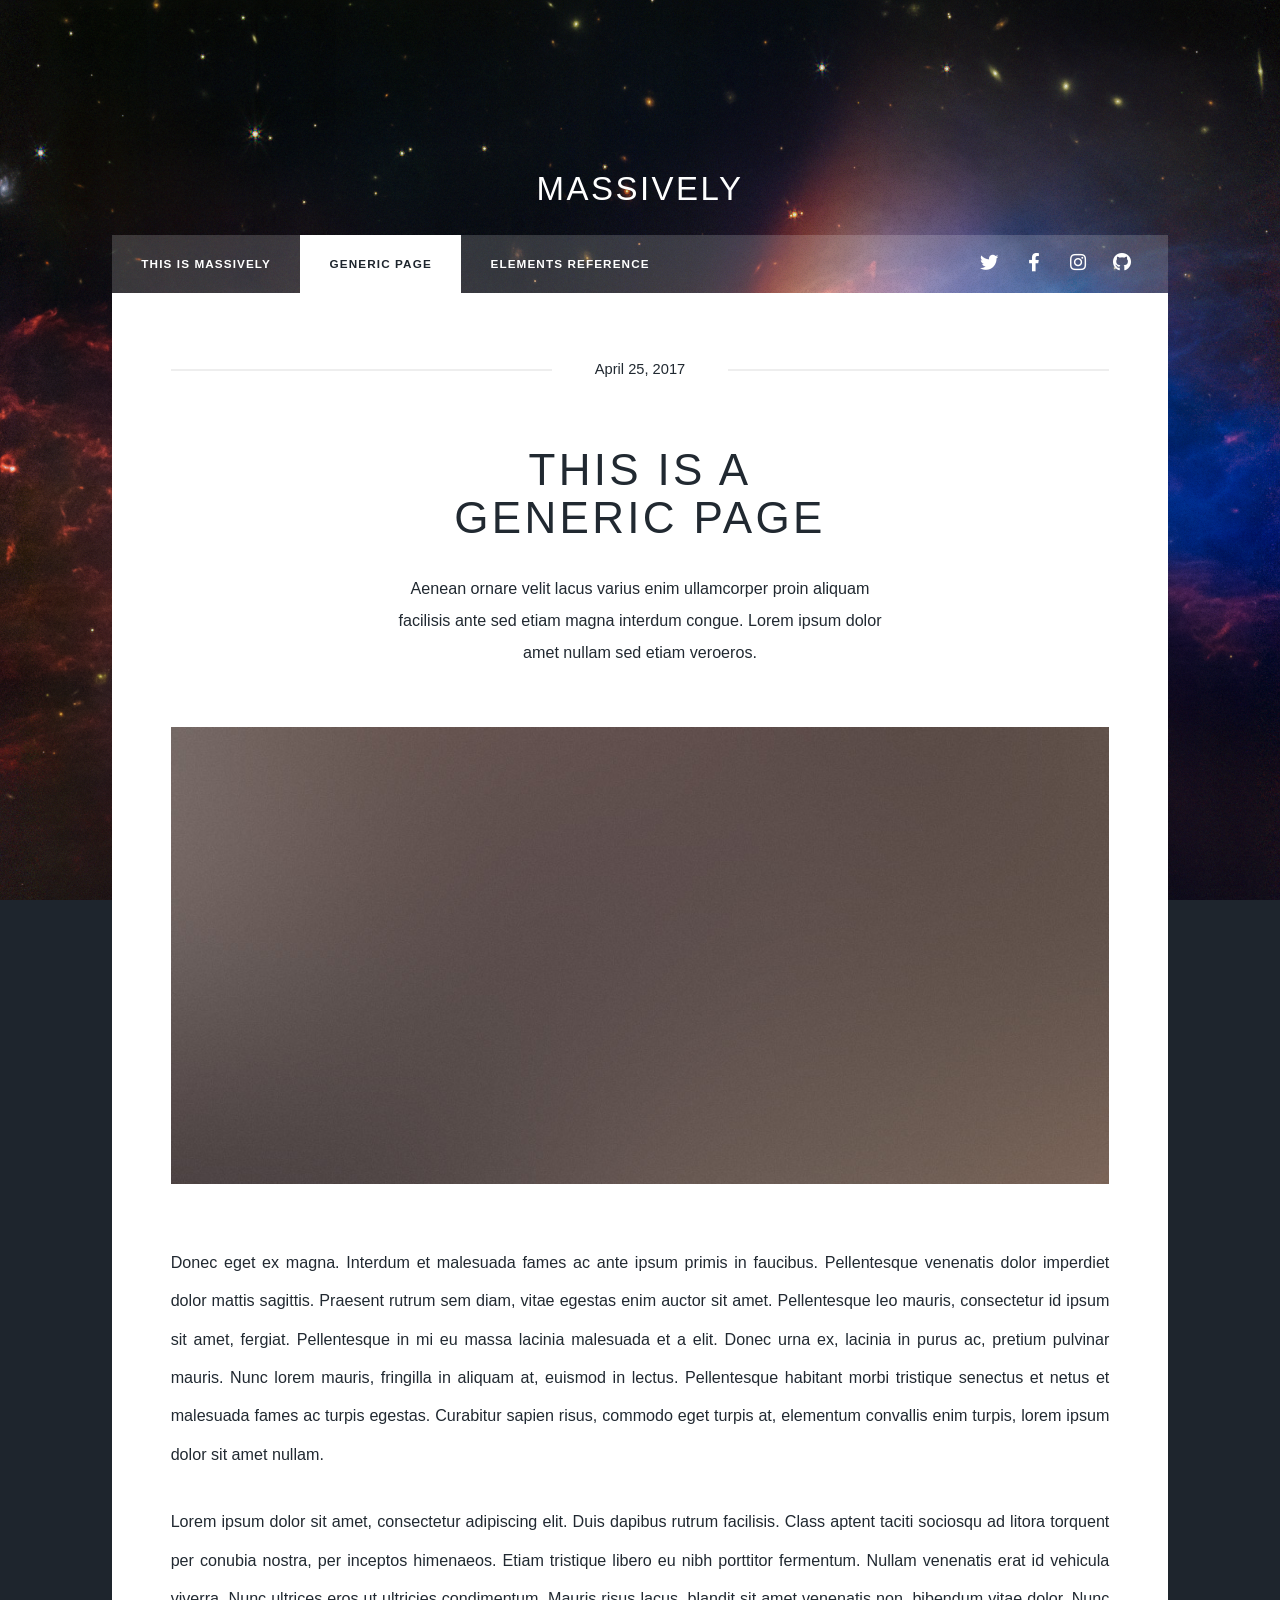
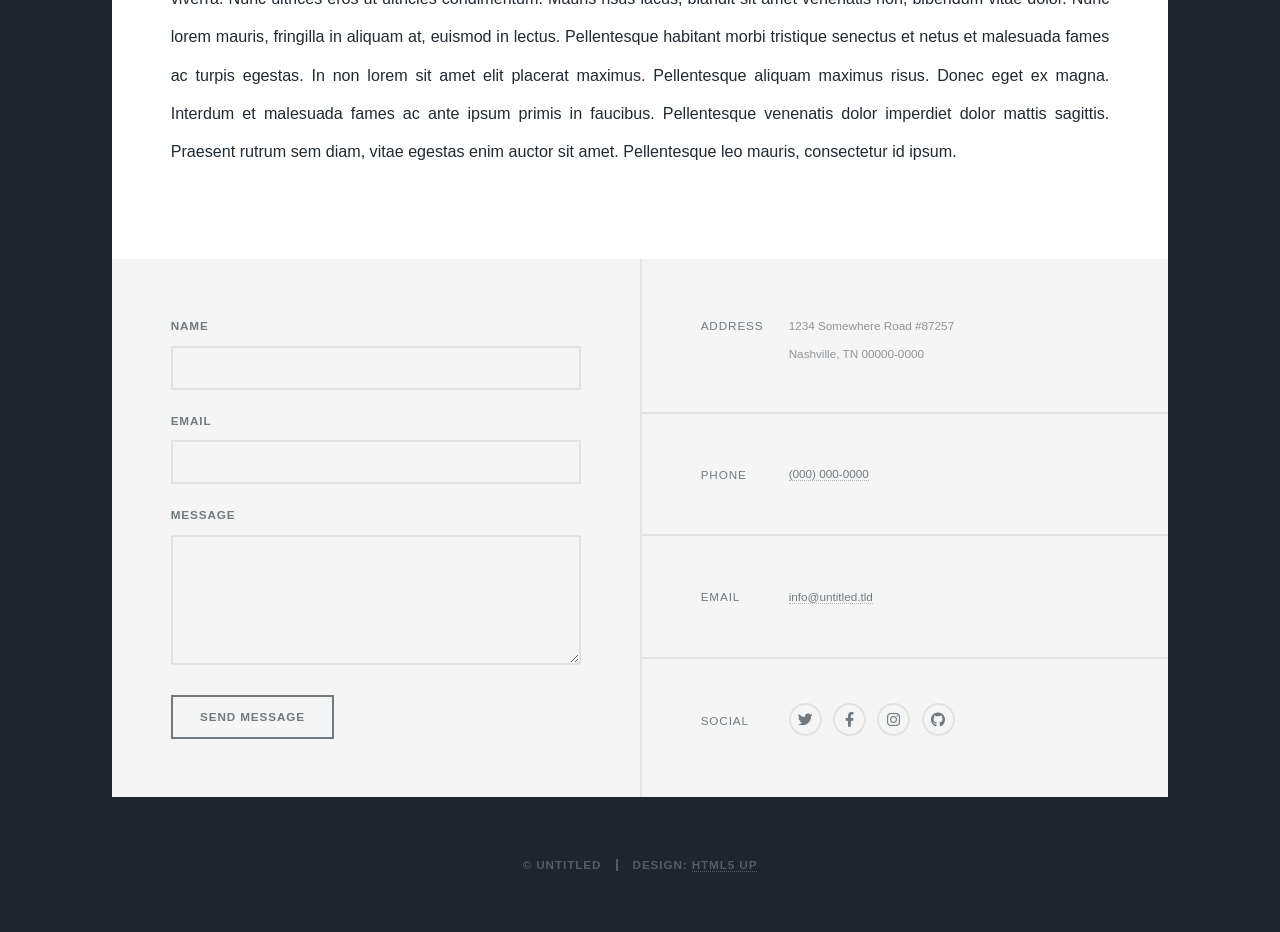
<file: generic.html>
<!DOCTYPE HTML>
<!--
	Massively by HTML5 UP
	html5up.net | @ajlkn
	Free for personal and commercial use under the CCA 3.0 license (html5up.net/license)
-->
<html>
	<head>
		<link rel="icon" type="image/png" href="images/cat.png?v=1" />
		<title>Generic Page - Massively by HTML5 UP</title>
		<meta charset="utf-8" />
		<meta name="viewport" content="width=device-width, initial-scale=1, user-scalable=no" />
		<link rel="stylesheet" href="assets/css/main.css" />
		<noscript><link rel="stylesheet" href="assets/css/noscript.css" /></noscript>
	</head>
	<body class="is-preload">

		<!-- Wrapper -->
			<div id="wrapper">

				<!-- Header -->
					<header id="header">
						<a href="index.html" class="logo">Massively</a>
					</header>

				<!-- Nav -->
					<nav id="nav">
						<ul class="links">
							<li><a href="index.html">This is Massively</a></li>
							<li class="active"><a href="generic.html">Generic Page</a></li>
							<li><a href="elements.html">Elements Reference</a></li>
						</ul>
						<ul class="icons">
							<li><a href="#" class="icon brands fa-twitter"><span class="label">Twitter</span></a></li>
							<li><a href="#" class="icon brands fa-facebook-f"><span class="label">Facebook</span></a></li>
							<li><a href="#" class="icon brands fa-instagram"><span class="label">Instagram</span></a></li>
							<li><a href="#" class="icon brands fa-github"><span class="label">GitHub</span></a></li>
						</ul>
					</nav>

				<!-- Main -->
					<div id="main">

						<!-- Post -->
							<section class="post">
								<header class="major">
									<span class="date">April 25, 2017</span>
									<h1>This is a<br />
									Generic Page</h1>
									<p>Aenean ornare velit lacus varius enim ullamcorper proin aliquam<br />
									facilisis ante sed etiam magna interdum congue. Lorem ipsum dolor<br />
									amet nullam sed etiam veroeros.</p>
								</header>
								<div class="image main"><img src="images/pic01.jpg" alt="" /></div>
								<p>Donec eget ex magna. Interdum et malesuada fames ac ante ipsum primis in faucibus. Pellentesque venenatis dolor imperdiet dolor mattis sagittis. Praesent rutrum sem diam, vitae egestas enim auctor sit amet. Pellentesque leo mauris, consectetur id ipsum sit amet, fergiat. Pellentesque in mi eu massa lacinia malesuada et a elit. Donec urna ex, lacinia in purus ac, pretium pulvinar mauris. Nunc lorem mauris, fringilla in aliquam at, euismod in lectus. Pellentesque habitant morbi tristique senectus et netus et malesuada fames ac turpis egestas. Curabitur sapien risus, commodo eget turpis at, elementum convallis enim turpis, lorem ipsum dolor sit amet nullam.</p>
								<p>Lorem ipsum dolor sit amet, consectetur adipiscing elit. Duis dapibus rutrum facilisis. Class aptent taciti sociosqu ad litora torquent per conubia nostra, per inceptos himenaeos. Etiam tristique libero eu nibh porttitor fermentum. Nullam venenatis erat id vehicula viverra. Nunc ultrices eros ut ultricies condimentum. Mauris risus lacus, blandit sit amet venenatis non, bibendum vitae dolor. Nunc lorem mauris, fringilla in aliquam at, euismod in lectus. Pellentesque habitant morbi tristique senectus et netus et malesuada fames ac turpis egestas. In non lorem sit amet elit placerat maximus. Pellentesque aliquam maximus risus. Donec eget ex magna. Interdum et malesuada fames ac ante ipsum primis in faucibus. Pellentesque venenatis dolor imperdiet dolor mattis sagittis. Praesent rutrum sem diam, vitae egestas enim auctor sit amet. Pellentesque leo mauris, consectetur id ipsum.</p>
							</section>

					</div>

				<!-- Footer -->
					<footer id="footer">
						<section>
							<form method="post" action="#">
								<div class="fields">
									<div class="field">
										<label for="name">Name</label>
										<input type="text" name="name" id="name" />
									</div>
									<div class="field">
										<label for="email">Email</label>
										<input type="text" name="email" id="email" />
									</div>
									<div class="field">
										<label for="message">Message</label>
										<textarea name="message" id="message" rows="3"></textarea>
									</div>
								</div>
								<ul class="actions">
									<li><input type="submit" value="Send Message" /></li>
								</ul>
							</form>
						</section>
						<section class="split contact">
							<section class="alt">
								<h3>Address</h3>
								<p>1234 Somewhere Road #87257<br />
								Nashville, TN 00000-0000</p>
							</section>
							<section>
								<h3>Phone</h3>
								<p><a href="#">(000) 000-0000</a></p>
							</section>
							<section>
								<h3>Email</h3>
								<p><a href="#">info@untitled.tld</a></p>
							</section>
							<section>
								<h3>Social</h3>
								<ul class="icons alt">
									<li><a href="#" class="icon brands alt fa-twitter"><span class="label">Twitter</span></a></li>
									<li><a href="#" class="icon brands alt fa-facebook-f"><span class="label">Facebook</span></a></li>
									<li><a href="#" class="icon brands alt fa-instagram"><span class="label">Instagram</span></a></li>
									<li><a href="#" class="icon brands alt fa-github"><span class="label">GitHub</span></a></li>
								</ul>
							</section>
						</section>
					</footer>

				<!-- Copyright -->
					<div id="copyright">
						<ul><li>&copy; Untitled</li><li>Design: <a href="https://html5up.net">HTML5 UP</a></li></ul>
					</div>

			</div>

		<!-- Scripts -->
			<script src="assets/js/jquery.min.js"></script>
			<script src="assets/js/jquery.scrollex.min.js"></script>
			<script src="assets/js/jquery.scrolly.min.js"></script>
			<script src="assets/js/browser.min.js"></script>
			<script src="assets/js/breakpoints.min.js"></script>
			<script src="assets/js/util.js"></script>
			<script src="assets/js/main.js"></script>

	</body>
</html>
</file>
<file: assets/css/main.css>
@import url(fontawesome-all.min.css);

/*
	Massively by HTML5 UP
	html5up.net | @ajlkn
	Free for personal and commercial use under the CCA 3.0 license (html5up.net/license)
*/

html, body, div, span, applet, object,
iframe, h1, h2, h3, h4, h5, h6, p, blockquote,
pre, a, abbr, acronym, address, big, cite,
code, del, dfn, em, img, ins, kbd, q, s, samp,
small, strike, strong, sub, sup, tt, var, b,
u, i, center, dl, dt, dd, ol, ul, li, fieldset,
form, label, legend, table, caption, tbody,
tfoot, thead, tr, th, td, article, aside,
canvas, details, embed, figure, figcaption,
footer, header, hgroup, menu, nav, output, ruby,
section, summary, time, mark, audio, video {
	margin: 0;
	padding: 0;
	border: 0;
	font-size: 100%;
	font: inherit;
	vertical-align: baseline;}

article, aside, details, figcaption, figure,
footer, header, hgroup, menu, nav, section {
	display: block;}

body {
	line-height: 1;
}

ol, ul {
	list-style: none;
}

blockquote, q {
	quotes: none;
}

	blockquote:before, blockquote:after, q:before, q:after {
		content: '';
		content: none;
	}

table {
	border-collapse: collapse;
	border-spacing: 0;
}

body {
	-webkit-text-size-adjust: none;
}

mark {
	background-color: transparent;
	color: inherit;
}

input::-moz-focus-inner {
	border: 0;
	padding: 0;
}

input, select, textarea {
	-moz-appearance: none;
	-webkit-appearance: none;
	-ms-appearance: none;
	appearance: none;
}

/* Basic */

	@-ms-viewport {
		width: device-width;
	}

	body {
		-ms-overflow-style: scrollbar;
	}

	@media screen and (max-width: 480px) {

		html, body {
			min-width: 320px;
		}

	}

	html {
		box-sizing: border-box;
	}

	*, *:before, *:after {
		box-sizing: inherit;
	}

	body {
		background-color: #1e252d;
	}

		body.is-preload *, body.is-preload *:before, body.is-preload *:after {
			-moz-animation: none !important;
			-webkit-animation: none !important;
			-ms-animation: none !important;
			animation: none !important;
			-moz-transition: none !important;
			-webkit-transition: none !important;
			-ms-transition: none !important;
			transition: none !important;
		}

/* Type */

	html {
		font-size: 16pt;
	}

		@media screen and (max-width: 1680px) {

			html {
				font-size: 12pt;
			}

		}

		@media screen and (max-width: 1280px) {

			html {
				font-size: 11pt;
			}

		}

		@media screen and (max-width: 360px) {

			html {
				font-size: 10pt;
			}

		}

	body {
		color: #212931;
	}

	body, input, select, textarea {
		font-family: -apple-system, BlinkMacSystemFont, "Segoe UI", Roboto, Helvetica, Arial, sans-serif;
		font-weight: 300;
		font-size: 1rem;
		line-height: 2.375;
	}

	a {
		-moz-transition: color 0.2s ease-in-out, background-color 0.2s ease-in-out, border-color 0.2s ease-in-out, box-shadow 0.2s ease-in-out;
		-webkit-transition: color 0.2s ease-in-out, background-color 0.2s ease-in-out, border-color 0.2s ease-in-out, box-shadow 0.2s ease-in-out;
		-ms-transition: color 0.2s ease-in-out, background-color 0.2s ease-in-out, border-color 0.2s ease-in-out, box-shadow 0.2s ease-in-out;
		transition: color 0.2s ease-in-out, background-color 0.2s ease-in-out, border-color 0.2s ease-in-out, box-shadow 0.2s ease-in-out;
		border-bottom: dotted 1px;
		text-decoration: none;
	}

		a:hover {
			border-bottom-color: transparent;
		}

	strong, b {
		font-weight: 500;
	}

	em, i {
		font-style: normal;
	}

	p {
		text-align: justify;
		margin: 0 0 2rem 0;
	}

	h1, h2, h3, h4, h5, h6 {
		font-family: -apple-system, BlinkMacSystemFont, "Segoe UI", Roboto, Helvetica, Arial, sans-serif;
		font-weight: 500;
		line-height: 1.5;
		letter-spacing: 0.075em;
		text-transform: uppercase;
		margin: 0 0 1rem 0;
	}

		h1 a, h2 a, h3 a, h4 a, h5 a, h6 a {
			border-bottom: 0;
			color: inherit;
			text-decoration: none;
		}

	h1 {
		font-size: 4rem;
		line-height: 1.1;
		margin: 0 0 2rem 0;
	}

	h2 {
		font-size: 1.75rem;
		line-height: 1.3;
		margin: 0 0 1.5rem 0;
	}

	h3 {
		font-size: 1.25rem;
		margin: 0 0 1.5rem 0;
	}

	h4 {
		font-size: 1rem;
	}

	h5 {
		font-size: 0.9rem;
	}

	h6 {
		font-size: 0.8rem;
	}

	sub {
		font-size: 0.8rem;
		position: relative;
		top: 0.5rem;
	}

	sup {
		font-size: 0.8rem;
		position: relative;
		top: -0.5rem;
	}

	blockquote {
		border-left: solid 4px;
		font-style: normal;
		margin: 0 0 2rem 0;
		padding: 0.5rem 0 0.5rem 2rem;
	}

	code {
		border: solid 2px;
		font-family: "Courier New", monospace;
		font-size: 0.9rem;
		margin: 0 0.25rem;
		padding: 0.25rem 0.65rem;
	}

	pre {
		-webkit-overflow-scrolling: touch;
		font-family: "Courier New", monospace;
		font-size: 0.9rem;
		margin: 0 0 2rem 0;
	}

		pre code {
			display: block;
			line-height: 1.75;
			padding: 1rem 1.5rem;
			overflow-x: auto;
		}

	hr {
		border: 0;
		border-bottom: solid 2px;
		margin: 3rem 0;
	}

		hr.major {
			margin: 5rem 0;
		}

	.align-left {
		text-align: left;
	}

	.align-center {
		text-align: center;
	}

	.align-right {
		text-align: right;
	}

	input, select, textarea {
		color: #212931;
	}

	a {
		color: #212931;
		border-bottom-color: rgba(33, 41, 49, 0.5);
	}

		a:hover {
			border-bottom-color: transparent;
			color: #18bfef !important;
		}

	strong, b {
		color: #212931;
	}

	h1, h2, h3, h4, h5, h6 {
		color: #212931;
	}

	blockquote {
		border-left-color: #eeeeee;
	}

	code {
		background: rgba(220, 220, 220, 0.25);
		border-color: #eeeeee;
	}

	hr {
		border-bottom-color: #eeeeee;
	}

/* Row */

	.row {
		display: flex;
		flex-wrap: wrap;
		box-sizing: border-box;
		align-items: stretch;
	}

		.row > * {
			box-sizing: border-box;
		}

		.row.gtr-uniform > * > :last-child {
			margin-bottom: 0;
		}

		.row.aln-left {
			justify-content: flex-start;
		}

		.row.aln-center {
			justify-content: center;
		}

		.row.aln-right {
			justify-content: flex-end;
		}

		.row.aln-top {
			align-items: flex-start;
		}

		.row.aln-middle {
			align-items: center;
		}

		.row.aln-bottom {
			align-items: flex-end;
		}

		.row > .imp {
			order: -1;
		}

		.row > .col-1 {
			width: 8.33333%;
		}

		.row > .off-1 {
			margin-left: 8.33333%;
		}

		.row > .col-2 {
			width: 16.66667%;
		}

		.row > .off-2 {
			margin-left: 16.66667%;
		}

		.row > .col-3 {
			width: 25%;
		}

		.row > .off-3 {
			margin-left: 25%;
		}

		.row > .col-4 {
			width: 33.33333%;
		}

		.row > .off-4 {
			margin-left: 33.33333%;
		}

		.row > .col-5 {
			width: 41.66667%;
		}

		.row > .off-5 {
			margin-left: 41.66667%;
		}

		.row > .col-6 {
			width: 50%;
		}

		.row > .off-6 {
			margin-left: 50%;
		}

		.row > .col-7 {
			width: 58.33333%;
		}

		.row > .off-7 {
			margin-left: 58.33333%;
		}

		.row > .col-8 {
			width: 66.66667%;
		}

		.row > .off-8 {
			margin-left: 66.66667%;
		}

		.row > .col-9 {
			width: 75%;
		}

		.row > .off-9 {
			margin-left: 75%;
		}

		.row > .col-10 {
			width: 83.33333%;
		}

		.row > .off-10 {
			margin-left: 83.33333%;
		}

		.row > .col-11 {
			width: 91.66667%;
		}

		.row > .off-11 {
			margin-left: 91.66667%;
		}

		.row > .col-12 {
			width: 100%;
		}

		.row > .off-12 {
			margin-left: 100%;
		}

		.row.gtr-0 {
			margin-top: 0;
			margin-left: 0rem;
		}

			.row.gtr-0 > * {
				padding: 0 0 0 0rem;
			}

			.row.gtr-0.gtr-uniform {
				margin-top: 0rem;
			}

				.row.gtr-0.gtr-uniform > * {
					padding-top: 0rem;
				}

		.row.gtr-25 {
			margin-top: 0;
			margin-left: -0.375rem;
		}

			.row.gtr-25 > * {
				padding: 0 0 0 0.375rem;
			}

			.row.gtr-25.gtr-uniform {
				margin-top: -0.375rem;
			}

				.row.gtr-25.gtr-uniform > * {
					padding-top: 0.375rem;
				}

		.row.gtr-50 {
			margin-top: 0;
			margin-left: -0.75rem;
		}

			.row.gtr-50 > * {
				padding: 0 0 0 0.75rem;
			}

			.row.gtr-50.gtr-uniform {
				margin-top: -0.75rem;
			}

				.row.gtr-50.gtr-uniform > * {
					padding-top: 0.75rem;
				}

		.row {
			margin-top: 0;
			margin-left: -1.5rem;
		}

			.row > * {
				padding: 0 0 0 1.5rem;
			}

			.row.gtr-uniform {
				margin-top: -1.5rem;
			}

				.row.gtr-uniform > * {
					padding-top: 1.5rem;
				}

		.row.gtr-150 {
			margin-top: 0;
			margin-left: -2.25rem;
		}

			.row.gtr-150 > * {
				padding: 0 0 0 2.25rem;
			}

			.row.gtr-150.gtr-uniform {
				margin-top: -2.25rem;
			}

				.row.gtr-150.gtr-uniform > * {
					padding-top: 2.25rem;
				}

		.row.gtr-200 {
			margin-top: 0;
			margin-left: -3rem;
		}

			.row.gtr-200 > * {
				padding: 0 0 0 3rem;
			}

			.row.gtr-200.gtr-uniform {
				margin-top: -3rem;
			}

				.row.gtr-200.gtr-uniform > * {
					padding-top: 3rem;
				}

		@media screen and (max-width: 1680px) {

			.row {
				display: flex;
				flex-wrap: wrap;
				box-sizing: border-box;
				align-items: stretch;
			}

				.row > * {
					box-sizing: border-box;
				}

				.row.gtr-uniform > * > :last-child {
					margin-bottom: 0;
				}

				.row.aln-left {
					justify-content: flex-start;
				}

				.row.aln-center {
					justify-content: center;
				}

				.row.aln-right {
					justify-content: flex-end;
				}

				.row.aln-top {
					align-items: flex-start;
				}

				.row.aln-middle {
					align-items: center;
				}

				.row.aln-bottom {
					align-items: flex-end;
				}

				.row > .imp-xlarge {
					order: -1;
				}

				.row > .col-1-xlarge {
					width: 8.33333%;
				}

				.row > .off-1-xlarge {
					margin-left: 8.33333%;
				}

				.row > .col-2-xlarge {
					width: 16.66667%;
				}

				.row > .off-2-xlarge {
					margin-left: 16.66667%;
				}

				.row > .col-3-xlarge {
					width: 25%;
				}

				.row > .off-3-xlarge {
					margin-left: 25%;
				}

				.row > .col-4-xlarge {
					width: 33.33333%;
				}

				.row > .off-4-xlarge {
					margin-left: 33.33333%;
				}

				.row > .col-5-xlarge {
					width: 41.66667%;
				}

				.row > .off-5-xlarge {
					margin-left: 41.66667%;
				}

				.row > .col-6-xlarge {
					width: 50%;
				}

				.row > .off-6-xlarge {
					margin-left: 50%;
				}

				.row > .col-7-xlarge {
					width: 58.33333%;
				}

				.row > .off-7-xlarge {
					margin-left: 58.33333%;
				}

				.row > .col-8-xlarge {
					width: 66.66667%;
				}

				.row > .off-8-xlarge {
					margin-left: 66.66667%;
				}

				.row > .col-9-xlarge {
					width: 75%;
				}

				.row > .off-9-xlarge {
					margin-left: 75%;
				}

				.row > .col-10-xlarge {
					width: 83.33333%;
				}

				.row > .off-10-xlarge {
					margin-left: 83.33333%;
				}

				.row > .col-11-xlarge {
					width: 91.66667%;
				}

				.row > .off-11-xlarge {
					margin-left: 91.66667%;
				}

				.row > .col-12-xlarge {
					width: 100%;
				}

				.row > .off-12-xlarge {
					margin-left: 100%;
				}

				.row.gtr-0 {
					margin-top: 0;
					margin-left: 0rem;
				}

					.row.gtr-0 > * {
						padding: 0 0 0 0rem;
					}

					.row.gtr-0.gtr-uniform {
						margin-top: 0rem;
					}

						.row.gtr-0.gtr-uniform > * {
							padding-top: 0rem;
						}

				.row.gtr-25 {
					margin-top: 0;
					margin-left: -0.375rem;
				}

					.row.gtr-25 > * {
						padding: 0 0 0 0.375rem;
					}

					.row.gtr-25.gtr-uniform {
						margin-top: -0.375rem;
					}

						.row.gtr-25.gtr-uniform > * {
							padding-top: 0.375rem;
						}

				.row.gtr-50 {
					margin-top: 0;
					margin-left: -0.75rem;
				}

					.row.gtr-50 > * {
						padding: 0 0 0 0.75rem;
					}

					.row.gtr-50.gtr-uniform {
						margin-top: -0.75rem;
					}

						.row.gtr-50.gtr-uniform > * {
							padding-top: 0.75rem;
						}

				.row {
					margin-top: 0;
					margin-left: -1.5rem;
				}

					.row > * {
						padding: 0 0 0 1.5rem;
					}

					.row.gtr-uniform {
						margin-top: -1.5rem;
					}

						.row.gtr-uniform > * {
							padding-top: 1.5rem;
						}

				.row.gtr-150 {
					margin-top: 0;
					margin-left: -2.25rem;
				}

					.row.gtr-150 > * {
						padding: 0 0 0 2.25rem;
					}

					.row.gtr-150.gtr-uniform {
						margin-top: -2.25rem;
					}

						.row.gtr-150.gtr-uniform > * {
							padding-top: 2.25rem;
						}

				.row.gtr-200 {
					margin-top: 0;
					margin-left: -3rem;
				}

					.row.gtr-200 > * {
						padding: 0 0 0 3rem;
					}

					.row.gtr-200.gtr-uniform {
						margin-top: -3rem;
					}

						.row.gtr-200.gtr-uniform > * {
							padding-top: 3rem;
						}

		}

		@media screen and (max-width: 1280px) {

			.row {
				display: flex;
				flex-wrap: wrap;
				box-sizing: border-box;
				align-items: stretch;
			}

				.row > * {
					box-sizing: border-box;
				}

				.row.gtr-uniform > * > :last-child {
					margin-bottom: 0;
				}

				.row.aln-left {
					justify-content: flex-start;
				}

				.row.aln-center {
					justify-content: center;
				}

				.row.aln-right {
					justify-content: flex-end;
				}

				.row.aln-top {
					align-items: flex-start;
				}

				.row.aln-middle {
					align-items: center;
				}

				.row.aln-bottom {
					align-items: flex-end;
				}

				.row > .imp-large {
					order: -1;
				}

				.row > .col-1-large {
					width: 8.33333%;
				}

				.row > .off-1-large {
					margin-left: 8.33333%;
				}

				.row > .col-2-large {
					width: 16.66667%;
				}

				.row > .off-2-large {
					margin-left: 16.66667%;
				}

				.row > .col-3-large {
					width: 25%;
				}

				.row > .off-3-large {
					margin-left: 25%;
				}

				.row > .col-4-large {
					width: 33.33333%;
				}

				.row > .off-4-large {
					margin-left: 33.33333%;
				}

				.row > .col-5-large {
					width: 41.66667%;
				}

				.row > .off-5-large {
					margin-left: 41.66667%;
				}

				.row > .col-6-large {
					width: 50%;
				}

				.row > .off-6-large {
					margin-left: 50%;
				}

				.row > .col-7-large {
					width: 58.33333%;
				}

				.row > .off-7-large {
					margin-left: 58.33333%;
				}

				.row > .col-8-large {
					width: 66.66667%;
				}

				.row > .off-8-large {
					margin-left: 66.66667%;
				}

				.row > .col-9-large {
					width: 75%;
				}

				.row > .off-9-large {
					margin-left: 75%;
				}

				.row > .col-10-large {
					width: 83.33333%;
				}

				.row > .off-10-large {
					margin-left: 83.33333%;
				}

				.row > .col-11-large {
					width: 91.66667%;
				}

				.row > .off-11-large {
					margin-left: 91.66667%;
				}

				.row > .col-12-large {
					width: 100%;
				}

				.row > .off-12-large {
					margin-left: 100%;
				}

				.row.gtr-0 {
					margin-top: 0;
					margin-left: 0rem;
				}

					.row.gtr-0 > * {
						padding: 0 0 0 0rem;
					}

					.row.gtr-0.gtr-uniform {
						margin-top: 0rem;
					}

						.row.gtr-0.gtr-uniform > * {
							padding-top: 0rem;
						}

				.row.gtr-25 {
					margin-top: 0;
					margin-left: -0.375rem;
				}

					.row.gtr-25 > * {
						padding: 0 0 0 0.375rem;
					}

					.row.gtr-25.gtr-uniform {
						margin-top: -0.375rem;
					}

						.row.gtr-25.gtr-uniform > * {
							padding-top: 0.375rem;
						}

				.row.gtr-50 {
					margin-top: 0;
					margin-left: -0.75rem;
				}

					.row.gtr-50 > * {
						padding: 0 0 0 0.75rem;
					}

					.row.gtr-50.gtr-uniform {
						margin-top: -0.75rem;
					}

						.row.gtr-50.gtr-uniform > * {
							padding-top: 0.75rem;
						}

				.row {
					margin-top: 0;
					margin-left: -1.5rem;
				}

					.row > * {
						padding: 0 0 0 1.5rem;
					}

					.row.gtr-uniform {
						margin-top: -1.5rem;
					}

						.row.gtr-uniform > * {
							padding-top: 1.5rem;
						}

				.row.gtr-150 {
					margin-top: 0;
					margin-left: -2.25rem;
				}

					.row.gtr-150 > * {
						padding: 0 0 0 2.25rem;
					}

					.row.gtr-150.gtr-uniform {
						margin-top: -2.25rem;
					}

						.row.gtr-150.gtr-uniform > * {
							padding-top: 2.25rem;
						}

				.row.gtr-200 {
					margin-top: 0;
					margin-left: -3rem;
				}

					.row.gtr-200 > * {
						padding: 0 0 0 3rem;
					}

					.row.gtr-200.gtr-uniform {
						margin-top: -3rem;
					}

						.row.gtr-200.gtr-uniform > * {
							padding-top: 3rem;
						}

		}

		@media screen and (max-width: 980px) {

			.row {
				display: flex;
				flex-wrap: wrap;
				box-sizing: border-box;
				align-items: stretch;
			}

				.row > * {
					box-sizing: border-box;
				}

				.row.gtr-uniform > * > :last-child {
					margin-bottom: 0;
				}

				.row.aln-left {
					justify-content: flex-start;
				}

				.row.aln-center {
					justify-content: center;
				}

				.row.aln-right {
					justify-content: flex-end;
				}

				.row.aln-top {
					align-items: flex-start;
				}

				.row.aln-middle {
					align-items: center;
				}

				.row.aln-bottom {
					align-items: flex-end;
				}

				.row > .imp-medium {
					order: -1;
				}

				.row > .col-1-medium {
					width: 8.33333%;
				}

				.row > .off-1-medium {
					margin-left: 8.33333%;
				}

				.row > .col-2-medium {
					width: 16.66667%;
				}

				.row > .off-2-medium {
					margin-left: 16.66667%;
				}

				.row > .col-3-medium {
					width: 25%;
				}

				.row > .off-3-medium {
					margin-left: 25%;
				}

				.row > .col-4-medium {
					width: 33.33333%;
				}

				.row > .off-4-medium {
					margin-left: 33.33333%;
				}

				.row > .col-5-medium {
					width: 41.66667%;
				}

				.row > .off-5-medium {
					margin-left: 41.66667%;
				}

				.row > .col-6-medium {
					width: 50%;
				}

				.row > .off-6-medium {
					margin-left: 50%;
				}

				.row > .col-7-medium {
					width: 58.33333%;
				}

				.row > .off-7-medium {
					margin-left: 58.33333%;
				}

				.row > .col-8-medium {
					width: 66.66667%;
				}

				.row > .off-8-medium {
					margin-left: 66.66667%;
				}

				.row > .col-9-medium {
					width: 75%;
				}

				.row > .off-9-medium {
					margin-left: 75%;
				}

				.row > .col-10-medium {
					width: 83.33333%;
				}

				.row > .off-10-medium {
					margin-left: 83.33333%;
				}

				.row > .col-11-medium {
					width: 91.66667%;
				}

				.row > .off-11-medium {
					margin-left: 91.66667%;
				}

				.row > .col-12-medium {
					width: 100%;
				}

				.row > .off-12-medium {
					margin-left: 100%;
				}

				.row.gtr-0 {
					margin-top: 0;
					margin-left: 0rem;
				}

					.row.gtr-0 > * {
						padding: 0 0 0 0rem;
					}

					.row.gtr-0.gtr-uniform {
						margin-top: 0rem;
					}

						.row.gtr-0.gtr-uniform > * {
							padding-top: 0rem;
						}

				.row.gtr-25 {
					margin-top: 0;
					margin-left: -0.375rem;
				}

					.row.gtr-25 > * {
						padding: 0 0 0 0.375rem;
					}

					.row.gtr-25.gtr-uniform {
						margin-top: -0.375rem;
					}

						.row.gtr-25.gtr-uniform > * {
							padding-top: 0.375rem;
						}

				.row.gtr-50 {
					margin-top: 0;
					margin-left: -0.75rem;
				}

					.row.gtr-50 > * {
						padding: 0 0 0 0.75rem;
					}

					.row.gtr-50.gtr-uniform {
						margin-top: -0.75rem;
					}

						.row.gtr-50.gtr-uniform > * {
							padding-top: 0.75rem;
						}

				.row {
					margin-top: 0;
					margin-left: -1.5rem;
				}

					.row > * {
						padding: 0 0 0 1.5rem;
					}

					.row.gtr-uniform {
						margin-top: -1.5rem;
					}

						.row.gtr-uniform > * {
							padding-top: 1.5rem;
						}

				.row.gtr-150 {
					margin-top: 0;
					margin-left: -2.25rem;
				}

					.row.gtr-150 > * {
						padding: 0 0 0 2.25rem;
					}

					.row.gtr-150.gtr-uniform {
						margin-top: -2.25rem;
					}

						.row.gtr-150.gtr-uniform > * {
							padding-top: 2.25rem;
						}

				.row.gtr-200 {
					margin-top: 0;
					margin-left: -3rem;
				}

					.row.gtr-200 > * {
						padding: 0 0 0 3rem;
					}

					.row.gtr-200.gtr-uniform {
						margin-top: -3rem;
					}

						.row.gtr-200.gtr-uniform > * {
							padding-top: 3rem;
						}

		}

		@media screen and (max-width: 736px) {

			.row {
				display: flex;
				flex-wrap: wrap;
				box-sizing: border-box;
				align-items: stretch;
			}

				.row > * {
					box-sizing: border-box;
				}

				.row.gtr-uniform > * > :last-child {
					margin-bottom: 0;
				}

				.row.aln-left {
					justify-content: flex-start;
				}

				.row.aln-center {
					justify-content: center;
				}

				.row.aln-right {
					justify-content: flex-end;
				}

				.row.aln-top {
					align-items: flex-start;
				}

				.row.aln-middle {
					align-items: center;
				}

				.row.aln-bottom {
					align-items: flex-end;
				}

				.row > .imp-small {
					order: -1;
				}

				.row > .col-1-small {
					width: 8.33333%;
				}

				.row > .off-1-small {
					margin-left: 8.33333%;
				}

				.row > .col-2-small {
					width: 16.66667%;
				}

				.row > .off-2-small {
					margin-left: 16.66667%;
				}

				.row > .col-3-small {
					width: 25%;
				}

				.row > .off-3-small {
					margin-left: 25%;
				}

				.row > .col-4-small {
					width: 33.33333%;
				}

				.row > .off-4-small {
					margin-left: 33.33333%;
				}

				.row > .col-5-small {
					width: 41.66667%;
				}

				.row > .off-5-small {
					margin-left: 41.66667%;
				}

				.row > .col-6-small {
					width: 50%;
				}

				.row > .off-6-small {
					margin-left: 50%;
				}

				.row > .col-7-small {
					width: 58.33333%;
				}

				.row > .off-7-small {
					margin-left: 58.33333%;
				}

				.row > .col-8-small {
					width: 66.66667%;
				}

				.row > .off-8-small {
					margin-left: 66.66667%;
				}

				.row > .col-9-small {
					width: 75%;
				}

				.row > .off-9-small {
					margin-left: 75%;
				}

				.row > .col-10-small {
					width: 83.33333%;
				}

				.row > .off-10-small {
					margin-left: 83.33333%;
				}

				.row > .col-11-small {
					width: 91.66667%;
				}

				.row > .off-11-small {
					margin-left: 91.66667%;
				}

				.row > .col-12-small {
					width: 100%;
				}

				.row > .off-12-small {
					margin-left: 100%;
				}

				.row.gtr-0 {
					margin-top: 0;
					margin-left: 0rem;
				}

					.row.gtr-0 > * {
						padding: 0 0 0 0rem;
					}

					.row.gtr-0.gtr-uniform {
						margin-top: 0rem;
					}

						.row.gtr-0.gtr-uniform > * {
							padding-top: 0rem;
						}

				.row.gtr-25 {
					margin-top: 0;
					margin-left: -0.375rem;
				}

					.row.gtr-25 > * {
						padding: 0 0 0 0.375rem;
					}

					.row.gtr-25.gtr-uniform {
						margin-top: -0.375rem;
					}

						.row.gtr-25.gtr-uniform > * {
							padding-top: 0.375rem;
						}

				.row.gtr-50 {
					margin-top: 0;
					margin-left: -0.75rem;
				}

					.row.gtr-50 > * {
						padding: 0 0 0 0.75rem;
					}

					.row.gtr-50.gtr-uniform {
						margin-top: -0.75rem;
					}

						.row.gtr-50.gtr-uniform > * {
							padding-top: 0.75rem;
						}

				.row {
					margin-top: 0;
					margin-left: -1.5rem;
				}

					.row > * {
						padding: 0 0 0 1.5rem;
					}

					.row.gtr-uniform {
						margin-top: -1.5rem;
					}

						.row.gtr-uniform > * {
							padding-top: 1.5rem;
						}

				.row.gtr-150 {
					margin-top: 0;
					margin-left: -2.25rem;
				}

					.row.gtr-150 > * {
						padding: 0 0 0 2.25rem;
					}

					.row.gtr-150.gtr-uniform {
						margin-top: -2.25rem;
					}

						.row.gtr-150.gtr-uniform > * {
							padding-top: 2.25rem;
						}

				.row.gtr-200 {
					margin-top: 0;
					margin-left: -3rem;
				}

					.row.gtr-200 > * {
						padding: 0 0 0 3rem;
					}

					.row.gtr-200.gtr-uniform {
						margin-top: -3rem;
					}

						.row.gtr-200.gtr-uniform > * {
							padding-top: 3rem;
						}

		}

		@media screen and (max-width: 480px) {

			.row {
				display: flex;
				flex-wrap: wrap;
				box-sizing: border-box;
				align-items: stretch;
			}

				.row > * {
					box-sizing: border-box;
				}

				.row.gtr-uniform > * > :last-child {
					margin-bottom: 0;
				}

				.row.aln-left {
					justify-content: flex-start;
				}

				.row.aln-center {
					justify-content: center;
				}

				.row.aln-right {
					justify-content: flex-end;
				}

				.row.aln-top {
					align-items: flex-start;
				}

				.row.aln-middle {
					align-items: center;
				}

				.row.aln-bottom {
					align-items: flex-end;
				}

				.row > .imp-xsmall {
					order: -1;
				}

				.row > .col-1-xsmall {
					width: 8.33333%;
				}

				.row > .off-1-xsmall {
					margin-left: 8.33333%;
				}

				.row > .col-2-xsmall {
					width: 16.66667%;
				}

				.row > .off-2-xsmall {
					margin-left: 16.66667%;
				}

				.row > .col-3-xsmall {
					width: 25%;
				}

				.row > .off-3-xsmall {
					margin-left: 25%;
				}

				.row > .col-4-xsmall {
					width: 33.33333%;
				}

				.row > .off-4-xsmall {
					margin-left: 33.33333%;
				}

				.row > .col-5-xsmall {
					width: 41.66667%;
				}

				.row > .off-5-xsmall {
					margin-left: 41.66667%;
				}

				.row > .col-6-xsmall {
					width: 50%;
				}

				.row > .off-6-xsmall {
					margin-left: 50%;
				}

				.row > .col-7-xsmall {
					width: 58.33333%;
				}

				.row > .off-7-xsmall {
					margin-left: 58.33333%;
				}

				.row > .col-8-xsmall {
					width: 66.66667%;
				}

				.row > .off-8-xsmall {
					margin-left: 66.66667%;
				}

				.row > .col-9-xsmall {
					width: 75%;
				}

				.row > .off-9-xsmall {
					margin-left: 75%;
				}

				.row > .col-10-xsmall {
					width: 83.33333%;
				}

				.row > .off-10-xsmall {
					margin-left: 83.33333%;
				}

				.row > .col-11-xsmall {
					width: 91.66667%;
				}

				.row > .off-11-xsmall {
					margin-left: 91.66667%;
				}

				.row > .col-12-xsmall {
					width: 100%;
				}

				.row > .off-12-xsmall {
					margin-left: 100%;
				}

				.row.gtr-0 {
					margin-top: 0;
					margin-left: 0rem;
				}

					.row.gtr-0 > * {
						padding: 0 0 0 0rem;
					}

					.row.gtr-0.gtr-uniform {
						margin-top: 0rem;
					}

						.row.gtr-0.gtr-uniform > * {
							padding-top: 0rem;
						}

				.row.gtr-25 {
					margin-top: 0;
					margin-left: -0.375rem;
				}

					.row.gtr-25 > * {
						padding: 0 0 0 0.375rem;
					}

					.row.gtr-25.gtr-uniform {
						margin-top: -0.375rem;
					}

						.row.gtr-25.gtr-uniform > * {
							padding-top: 0.375rem;
						}

				.row.gtr-50 {
					margin-top: 0;
					margin-left: -0.75rem;
				}

					.row.gtr-50 > * {
						padding: 0 0 0 0.75rem;
					}

					.row.gtr-50.gtr-uniform {
						margin-top: -0.75rem;
					}

						.row.gtr-50.gtr-uniform > * {
							padding-top: 0.75rem;
						}

				.row {
					margin-top: 0;
					margin-left: -1.5rem;
				}

					.row > * {
						padding: 0 0 0 1.5rem;
					}

					.row.gtr-uniform {
						margin-top: -1.5rem;
					}

						.row.gtr-uniform > * {
							padding-top: 1.5rem;
						}

				.row.gtr-150 {
					margin-top: 0;
					margin-left: -2.25rem;
				}

					.row.gtr-150 > * {
						padding: 0 0 0 2.25rem;
					}

					.row.gtr-150.gtr-uniform {
						margin-top: -2.25rem;
					}

						.row.gtr-150.gtr-uniform > * {
							padding-top: 2.25rem;
						}

				.row.gtr-200 {
					margin-top: 0;
					margin-left: -3rem;
				}

					.row.gtr-200 > * {
						padding: 0 0 0 3rem;
					}

					.row.gtr-200.gtr-uniform {
						margin-top: -3rem;
					}

						.row.gtr-200.gtr-uniform > * {
							padding-top: 3rem;
						}

		}

		@media screen and (max-width: 360px) {

			.row {
				display: flex;
				flex-wrap: wrap;
				box-sizing: border-box;
				align-items: stretch;
			}

				.row > * {
					box-sizing: border-box;
				}

				.row.gtr-uniform > * > :last-child {
					margin-bottom: 0;
				}

				.row.aln-left {
					justify-content: flex-start;
				}

				.row.aln-center {
					justify-content: center;
				}

				.row.aln-right {
					justify-content: flex-end;
				}

				.row.aln-top {
					align-items: flex-start;
				}

				.row.aln-middle {
					align-items: center;
				}

				.row.aln-bottom {
					align-items: flex-end;
				}

				.row > .imp-xxsmall {
					order: -1;
				}

				.row > .col-1-xxsmall {
					width: 8.33333%;
				}

				.row > .off-1-xxsmall {
					margin-left: 8.33333%;
				}

				.row > .col-2-xxsmall {
					width: 16.66667%;
				}

				.row > .off-2-xxsmall {
					margin-left: 16.66667%;
				}

				.row > .col-3-xxsmall {
					width: 25%;
				}

				.row > .off-3-xxsmall {
					margin-left: 25%;
				}

				.row > .col-4-xxsmall {
					width: 33.33333%;
				}

				.row > .off-4-xxsmall {
					margin-left: 33.33333%;
				}

				.row > .col-5-xxsmall {
					width: 41.66667%;
				}

				.row > .off-5-xxsmall {
					margin-left: 41.66667%;
				}

				.row > .col-6-xxsmall {
					width: 50%;
				}

				.row > .off-6-xxsmall {
					margin-left: 50%;
				}

				.row > .col-7-xxsmall {
					width: 58.33333%;
				}

				.row > .off-7-xxsmall {
					margin-left: 58.33333%;
				}

				.row > .col-8-xxsmall {
					width: 66.66667%;
				}

				.row > .off-8-xxsmall {
					margin-left: 66.66667%;
				}

				.row > .col-9-xxsmall {
					width: 75%;
				}

				.row > .off-9-xxsmall {
					margin-left: 75%;
				}

				.row > .col-10-xxsmall {
					width: 83.33333%;
				}

				.row > .off-10-xxsmall {
					margin-left: 83.33333%;
				}

				.row > .col-11-xxsmall {
					width: 91.66667%;
				}

				.row > .off-11-xxsmall {
					margin-left: 91.66667%;
				}

				.row > .col-12-xxsmall {
					width: 100%;
				}

				.row > .off-12-xxsmall {
					margin-left: 100%;
				}

				.row.gtr-0 {
					margin-top: 0;
					margin-left: 0rem;
				}

					.row.gtr-0 > * {
						padding: 0 0 0 0rem;
					}

					.row.gtr-0.gtr-uniform {
						margin-top: 0rem;
					}

						.row.gtr-0.gtr-uniform > * {
							padding-top: 0rem;
						}

				.row.gtr-25 {
					margin-top: 0;
					margin-left: -0.375rem;
				}

					.row.gtr-25 > * {
						padding: 0 0 0 0.375rem;
					}

					.row.gtr-25.gtr-uniform {
						margin-top: -0.375rem;
					}

						.row.gtr-25.gtr-uniform > * {
							padding-top: 0.375rem;
						}

				.row.gtr-50 {
					margin-top: 0;
					margin-left: -0.75rem;
				}

					.row.gtr-50 > * {
						padding: 0 0 0 0.75rem;
					}

					.row.gtr-50.gtr-uniform {
						margin-top: -0.75rem;
					}

						.row.gtr-50.gtr-uniform > * {
							padding-top: 0.75rem;
						}

				.row {
					margin-top: 0;
					margin-left: -1.5rem;
				}

					.row > * {
						padding: 0 0 0 1.5rem;
					}

					.row.gtr-uniform {
						margin-top: -1.5rem;
					}

						.row.gtr-uniform > * {
							padding-top: 1.5rem;
						}

				.row.gtr-150 {
					margin-top: 0;
					margin-left: -2.25rem;
				}

					.row.gtr-150 > * {
						padding: 0 0 0 2.25rem;
					}

					.row.gtr-150.gtr-uniform {
						margin-top: -2.25rem;
					}

						.row.gtr-150.gtr-uniform > * {
							padding-top: 2.25rem;
						}

				.row.gtr-200 {
					margin-top: 0;
					margin-left: -3rem;
				}

					.row.gtr-200 > * {
						padding: 0 0 0 3rem;
					}

					.row.gtr-200.gtr-uniform {
						margin-top: -3rem;
					}

						.row.gtr-200.gtr-uniform > * {
							padding-top: 3rem;
						}

		}

/* Box */

	.box {
		border: solid 2px;
		margin-bottom: 2rem;
		padding: 1.5rem;
	}

		.box > :last-child,
		.box > :last-child > :last-child,
		.box > :last-child > :last-child > :last-child {
			margin-bottom: 0;
		}

		.box.alt {
			border: 0;
			border-radius: 0;
			padding: 0;
		}

	.box {
		border-color: #eeeeee;
	}

/* Button */

	input[type="submit"],
	input[type="reset"],
	input[type="button"],
	button,
	.button {
		-moz-appearance: none;
		-webkit-appearance: none;
		-ms-appearance: none;
		appearance: none;
		-moz-transition: background-color 0.2s ease-in-out, box-shadow 0.2s ease-in-out, color 0.2s ease-in-out;
		-webkit-transition: background-color 0.2s ease-in-out, box-shadow 0.2s ease-in-out, color 0.2s ease-in-out;
		-ms-transition: background-color 0.2s ease-in-out, box-shadow 0.2s ease-in-out, color 0.2s ease-in-out;
		transition: background-color 0.2s ease-in-out, box-shadow 0.2s ease-in-out, color 0.2s ease-in-out;
		border: 0;
		border-radius: 0;
		cursor: pointer;
		display: inline-block;
		font-family: -apple-system, BlinkMacSystemFont, "Segoe UI", Roboto, Helvetica, Arial, sans-serif;
		font-size: 0.8rem;
		font-weight: 900;
		letter-spacing: 0.075em;
		height: 3rem;
		line-height: 3rem;
		padding: 0 2rem;
		text-align: center;
		text-decoration: none;
		text-transform: uppercase;
		white-space: nowrap;
	}

		input[type="submit"].icon:before,
		input[type="reset"].icon:before,
		input[type="button"].icon:before,
		button.icon:before,
		.button.icon:before {
			margin-right: 0.5rem;
		}

		input[type="submit"].icon.solo,
		input[type="reset"].icon.solo,
		input[type="button"].icon.solo,
		button.icon.solo,
		.button.icon.solo {
			position: relative;
			width: 4rem;
			height: 4rem;
			line-height: 4rem;
			border-radius: 4rem;
			text-indent: 4rem;
			overflow: hidden;
			padding: 0;
			white-space: nowrap;
		}

			input[type="submit"].icon.solo:before,
			input[type="reset"].icon.solo:before,
			input[type="button"].icon.solo:before,
			button.icon.solo:before,
			.button.icon.solo:before {
				position: absolute;
				display: block;
				top: 0;
				left: 0;
				width: inherit;
				height: inherit;
				line-height: inherit;
				font-size: 1.25rem;
				margin-right: 0;
				text-align: center;
				text-indent: 0;
			}

		input[type="submit"].fit,
		input[type="reset"].fit,
		input[type="button"].fit,
		button.fit,
		.button.fit {
			width: 100%;
		}

		input[type="submit"].small,
		input[type="reset"].small,
		input[type="button"].small,
		button.small,
		.button.small {
			font-size: 0.7rem;
			height: 2.5rem;
			line-height: 2.5rem;
			padding: 0 1.5rem;
		}

		input[type="submit"].large,
		input[type="reset"].large,
		input[type="button"].large,
		button.large,
		.button.large {
			font-size: 0.9rem;
			height: 3.5rem;
			line-height: 3.5rem;
			padding: 0 2.75rem;
		}

		@media screen and (max-width: 980px) {

			input[type="submit"],
			input[type="reset"],
			input[type="button"],
			button,
			.button {
				font-size: 0.9rem;
				height: 3.25rem;
				line-height: 3.25rem;
			}

				input[type="submit"].large,
				input[type="reset"].large,
				input[type="button"].large,
				button.large,
				.button.large {
					font-size: 1rem;
					height: 3.75rem;
					line-height: 3.75rem;
				}

		}

		input[type="submit"].disabled, input[type="submit"]:disabled,
		input[type="reset"].disabled,
		input[type="reset"]:disabled,
		input[type="button"].disabled,
		input[type="button"]:disabled,
		button.disabled,
		button:disabled,
		.button.disabled,
		.button:disabled {
			pointer-events: none;
			opacity: 0.25;
		}

	input[type="submit"],
	input[type="reset"],
	input[type="button"],
	button,
	.button {
		background-color: transparent;
		box-shadow: inset 0 0 0 2px #212931;
		color: #212931 !important;
	}

		input[type="submit"]:hover,
		input[type="reset"]:hover,
		input[type="button"]:hover,
		button:hover,
		.button:hover {
			box-shadow: inset 0 0 0 2px #18bfef;
			color: #18bfef !important;
		}

		input[type="submit"].primary,
		input[type="reset"].primary,
		input[type="button"].primary,
		button.primary,
		.button.primary {
			background-color: #212931;
			box-shadow: none;
			color: #ffffff !important;
		}

			input[type="submit"].primary:hover,
			input[type="reset"].primary:hover,
			input[type="button"].primary:hover,
			button.primary:hover,
			.button.primary:hover {
				background-color: #18bfef;
			}

/* Form */

	form {
		margin: 0 0 2rem 0;
	}

		form > :last-child {
			margin-bottom: 0;
		}

		form > .fields {
			display: -moz-flex;
			display: -webkit-flex;
			display: -ms-flex;
			display: flex;
			-moz-flex-wrap: wrap;
			-webkit-flex-wrap: wrap;
			-ms-flex-wrap: wrap;
			flex-wrap: wrap;
			width: calc(100% + 3rem);
			margin: -1.5rem 0 2rem -1.5rem;
		}

			form > .fields > .field {
				-moz-flex-grow: 0;
				-webkit-flex-grow: 0;
				-ms-flex-grow: 0;
				flex-grow: 0;
				-moz-flex-shrink: 0;
				-webkit-flex-shrink: 0;
				-ms-flex-shrink: 0;
				flex-shrink: 0;
				padding: 1.5rem 0 0 1.5rem;
				width: calc(100% - 1.5rem);
			}

				form > .fields > .field.half {
					width: calc(50% - 0.75rem);
				}

				form > .fields > .field.third {
					width: calc(100%/3 - 0.5rem);
				}

				form > .fields > .field.quarter {
					width: calc(25% - 0.375rem);
				}

		@media screen and (max-width: 480px) {

			form > .fields {
				width: calc(100% + 3rem);
				margin: -1.5rem 0 2rem -1.5rem;
			}

				form > .fields > .field {
					padding: 1.5rem 0 0 1.5rem;
					width: calc(100% - 1.5rem);
				}

					form > .fields > .field.half {
						width: calc(100% - 1.5rem);
					}

					form > .fields > .field.third {
						width: calc(100% - 1.5rem);
					}

					form > .fields > .field.quarter {
						width: calc(100% - 1.5rem);
					}

		}

	label {
		display: block;
		font-family: -apple-system, BlinkMacSystemFont, "Segoe UI", Roboto, Helvetica, Arial, sans-serif;
		font-weight: 900;
		line-height: 1.5;
		letter-spacing: 0.075em;
		font-size: 0.8rem;
		text-transform: uppercase;
		margin: 0 0 0.75rem 0;
	}

		@media screen and (max-width: 980px) {

			label {
				font-size: 0.9rem;
			}

		}

	input[type="text"],
	input[type="password"],
	input[type="email"],
	select,
	textarea {
		-moz-appearance: none;
		-webkit-appearance: none;
		-ms-appearance: none;
		appearance: none;
		background: transparent;
		border-radius: 0;
		border: solid 2px;
		color: inherit;
		display: block;
		outline: 0;
		padding: 0 1rem;
		text-decoration: none;
		width: 100%;
	}

		input[type="text"]:invalid,
		input[type="password"]:invalid,
		input[type="email"]:invalid,
		select:invalid,
		textarea:invalid {
			box-shadow: none;
		}

	select {
		background-size: 1.25rem;
		background-repeat: no-repeat;
		background-position: calc(100% - 1rem) center;
		height: 3rem;
		padding-right: 3rem;
		text-overflow: ellipsis;
	}

		select:focus::-ms-value {
			background-color: transparent;
		}

		select::-ms-expand {
			display: none;
		}

	input[type="text"],
	input[type="password"],
	input[type="email"],
	select {
		height: 3rem;
	}

	textarea {
		padding: 0.75rem 1rem;
	}

	input[type="checkbox"],
	input[type="radio"] {
		-moz-appearance: none;
		-webkit-appearance: none;
		-ms-appearance: none;
		appearance: none;
		display: block;
		float: left;
		margin-right: -2rem;
		opacity: 0;
		width: 1rem;
		z-index: -1;
	}

		input[type="checkbox"] + label,
		input[type="radio"] + label {
			text-decoration: none;
			cursor: pointer;
			display: inline-block;
			font-size: 1rem;
			letter-spacing: 0;
			font-family: -apple-system, BlinkMacSystemFont, "Segoe UI", Roboto, Helvetica, Arial, sans-serif;
			text-transform: none;
			font-weight: 300;
			padding-left: 2.8rem;
			padding-right: 1rem;
			position: relative;
		}

			input[type="checkbox"] + label:before,
			input[type="radio"] + label:before {
				-moz-osx-font-smoothing: grayscale;
				-webkit-font-smoothing: antialiased;
				display: inline-block;
				font-style: normal;
				font-variant: normal;
				text-rendering: auto;
				line-height: 1;
				text-transform: none !important;
				font-family: 'Font Awesome 5 Free';
				font-weight: 900;
			}

			input[type="checkbox"] + label:before,
			input[type="radio"] + label:before {
				border-radius: 0;
				border: solid 2px;
				content: '';
				display: inline-block;
				font-size: 0.8rem;
				height: 1.8rem;
				left: 0;
				line-height: 1.65rem;
				position: absolute;
				text-align: center;
				top: -0.125rem;
				width: 1.8rem;
			}

		input[type="checkbox"]:checked + label:before,
		input[type="radio"]:checked + label:before {
			content: '\f00c';
		}

	input[type="checkbox"] + label:before {
		border-radius: 0;
	}

	input[type="radio"] + label:before {
		border-radius: 100%;
	}

	::-webkit-input-placeholder {
		opacity: 1.0;
	}

	:-moz-placeholder {
		opacity: 1.0;
	}

	::-moz-placeholder {
		opacity: 1.0;
	}

	:-ms-input-placeholder {
		opacity: 1.0;
	}

	label {
		color: #212931;
	}

	input[type="text"],
	input[type="password"],
	input[type="email"],
	select,
	textarea {
		border-color: #eeeeee;
	}

		input[type="text"]:focus,
		input[type="password"]:focus,
		input[type="email"]:focus,
		select:focus,
		textarea:focus {
			border-color: #18bfef;
		}

	select {
		background-image: url("data:image/svg+xml;charset=utf8,%3Csvg xmlns='http://www.w3.org/2000/svg' width='40' height='40' preserveAspectRatio='none' viewBox='0 0 40 40'%3E%3Cpath d='M9.4,12.3l10.4,10.4l10.4-10.4c0.2-0.2,0.5-0.4,0.9-0.4c0.3,0,0.6,0.1,0.9,0.4l3.3,3.3c0.2,0.2,0.4,0.5,0.4,0.9 c0,0.4-0.1,0.6-0.4,0.9L20.7,31.9c-0.2,0.2-0.5,0.4-0.9,0.4c-0.3,0-0.6-0.1-0.9-0.4L4.3,17.3c-0.2-0.2-0.4-0.5-0.4-0.9 c0-0.4,0.1-0.6,0.4-0.9l3.3-3.3c0.2-0.2,0.5-0.4,0.9-0.4S9.1,12.1,9.4,12.3z' fill='%23eeeeee' /%3E%3C/svg%3E");
	}

		select option {
			background-color: #ffffff;
			color: #212931;
		}

	.select-wrapper:before {
		color: #eeeeee;
	}

	input[type="checkbox"] + label,
	input[type="radio"] + label {
		color: #212931;
	}

		input[type="checkbox"] + label:before,
		input[type="radio"] + label:before {
			border-color: #eeeeee;
		}

	input[type="checkbox"]:checked + label:before,
	input[type="radio"]:checked + label:before {
		background-color: #212931;
		border-color: #212931;
		color: #ffffff;
	}

	input[type="checkbox"]:focus + label:before,
	input[type="radio"]:focus + label:before {
		border-color: #18bfef;
	}

	::-webkit-input-placeholder {
		color: #909498 !important;
	}

	:-moz-placeholder {
		color: #909498 !important;
	}

	::-moz-placeholder {
		color: #909498 !important;
	}

	:-ms-input-placeholder {
		color: #909498 !important;
	}

	.formerize-placeholder {
		color: #909498 !important;
	}

/* Icon */

	.icon {
		text-decoration: none;
		border-bottom: none;
		position: relative;
	}

		.icon:before {
			-moz-osx-font-smoothing: grayscale;
			-webkit-font-smoothing: antialiased;
			display: inline-block;
			font-style: normal;
			font-variant: normal;
			text-rendering: auto;
			line-height: 1;
			text-transform: none !important;
			font-family: 'Font Awesome 5 Free';
			font-weight: 400;
		}

		.icon > .label {
			display: none;
		}

		.icon:before {
			line-height: inherit;
		}

		.icon.solid:before {
			font-weight: 900;
		}

		.icon.brands:before {
			font-family: 'Font Awesome 5 Brands';
		}

		.icon.fa-google-scholar:before {
			content: '';
			background: url("data:image/svg+xml,%3Csvg xmlns='http://www.w3.org/2000/svg' viewBox='0 0 24 24'%3E%3Cpath fill='%23ffffff' d='M5.242 13.769L0 9.5 12 0l12 9.5-5.242 4.269C17.548 11.249 14.978 9.5 12 9.5c-2.977 0-5.548 1.748-6.758 4.269zM12 10a7 7 0 1 0 0 14 7 7 0 0 0 0-14z'/%3E%3C/svg%3E") no-repeat center / 1.25rem auto;
		}

		#nav ul.icons li a.icon.fa-google-scholar:hover:before,
		#footer ul.icons li a.icon.fa-google-scholar:hover:before {
			background: url("data:image/svg+xml,%3Csvg xmlns='http://www.w3.org/2000/svg' viewBox='0 0 24 24'%3E%3Cpath fill='%2318bfef' d='M5.242 13.769L0 9.5 12 0l12 9.5-5.242 4.269C17.548 11.249 14.978 9.5 12 9.5c-2.977 0-5.548 1.748-6.758 4.269zM12 10a7 7 0 1 0 0 14 7 7 0 0 0 0-14z'/%3E%3C/svg%3E") no-repeat center / 1.25rem auto;
		}

/* Image */

	.image {
		border: 0;
		display: inline-block;
		position: relative;
	}

		.image img {
			display: block;
		}

		.image.left, .image.right {
			max-width: 40%;
		}

			.image.left img, .image.right img {
				width: 100%;
			}

		.image.left {
			float: left;
			margin: 0 2rem 2rem 0;
			top: 0.75rem;
		}

		.image.right {
			float: right;
			margin: 0 0 2rem 2rem;
			top: 0.75rem;
		}

		.image.fit {
			display: block;
			margin: 2.5rem 0;
			width: 100%;
		}

			.image.fit:first-child {
				margin-top: 0;
			}

			.image.fit img {
				width: 100%;
			}

		.image.main {
			display: block;
			margin: 4rem 0;
			width: 100%;
		}

			.image.main:first-child {
				margin-top: 0;
			}

			.image.main img {
				width: 100%;
			}

		@media screen and (max-width: 736px) {

			.image.fit {
				margin: 2rem 0;
			}

			.image.main {
				margin: 2rem 0;
			}

		}

	a.image {
		overflow: hidden;
	}

		a.image img {
			-moz-transition: -moz-transform 0.2s ease-out;
			-webkit-transition: -webkit-transform 0.2s ease-out;
			-ms-transition: -ms-transform 0.2s ease-out;
			transition: transform 0.2s ease-out;
		}

		a.image:hover img {
			-moz-transform: scale(1.05);
			-webkit-transform: scale(1.05);
			-ms-transform: scale(1.05);
			transform: scale(1.05);
		}

/* Actions */

	ul.actions {
		display: -moz-flex;
		display: -webkit-flex;
		display: -ms-flex;
		display: flex;
		cursor: default;
		list-style: none;
		margin-left: -1rem;
		padding-left: 0;
	}

		ul.actions li {
			padding: 0 0 0 1rem;
			vertical-align: middle;
		}

		ul.actions.special {
			-moz-justify-content: center;
			-webkit-justify-content: center;
			-ms-justify-content: center;
			justify-content: center;
			width: 100%;
			margin-left: 0;
		}

			ul.actions.special li:first-child {
				padding-left: 0;
			}

		ul.actions.stacked {
			-moz-flex-direction: column;
			-webkit-flex-direction: column;
			-ms-flex-direction: column;
			flex-direction: column;
			margin-left: 0;
		}

			ul.actions.stacked li {
				padding: 1.3rem 0 0 0;
			}

				ul.actions.stacked li:first-child {
					padding-top: 0;
				}

		ul.actions.fit {
			width: calc(100% + 1rem);
		}

			ul.actions.fit li {
				-moz-flex-grow: 1;
				-webkit-flex-grow: 1;
				-ms-flex-grow: 1;
				flex-grow: 1;
				-moz-flex-shrink: 1;
				-webkit-flex-shrink: 1;
				-ms-flex-shrink: 1;
				flex-shrink: 1;
				width: 100%;
			}

				ul.actions.fit li > * {
					width: 100%;
				}

			ul.actions.fit.stacked {
				width: 100%;
			}

		@media screen and (max-width: 480px) {

			ul.actions:not(.fixed) {
				-moz-flex-direction: column;
				-webkit-flex-direction: column;
				-ms-flex-direction: column;
				flex-direction: column;
				margin-left: 0;
				width: 100% !important;
			}

				ul.actions:not(.fixed) li {
					-moz-flex-grow: 1;
					-webkit-flex-grow: 1;
					-ms-flex-grow: 1;
					flex-grow: 1;
					-moz-flex-shrink: 1;
					-webkit-flex-shrink: 1;
					-ms-flex-shrink: 1;
					flex-shrink: 1;
					padding: 1rem 0 0 0;
					text-align: center;
					width: 100%;
				}

					ul.actions:not(.fixed) li > * {
						width: 100%;
					}

					ul.actions:not(.fixed) li:first-child {
						padding-top: 0;
					}

					ul.actions:not(.fixed) li input[type="submit"],
					ul.actions:not(.fixed) li input[type="reset"],
					ul.actions:not(.fixed) li input[type="button"],
					ul.actions:not(.fixed) li button,
					ul.actions:not(.fixed) li .button {
						width: 100%;
					}

						ul.actions:not(.fixed) li input[type="submit"].icon:before,
						ul.actions:not(.fixed) li input[type="reset"].icon:before,
						ul.actions:not(.fixed) li input[type="button"].icon:before,
						ul.actions:not(.fixed) li button.icon:before,
						ul.actions:not(.fixed) li .button.icon:before {
							margin-left: -0.5rem;
						}

		}

/* Icons */

	ul.icons {
		cursor: default;
		list-style: none;
		padding-left: 0;
	}

		ul.icons li {
			display: inline-block;
			padding: 0 0.5rem 0 0;
			vertical-align: middle;
		}

			ul.icons li:last-child {
				padding-right: 0;
			}

			ul.icons li .icon:before {
				width: 2.25rem;
				height: 2.25rem;
				line-height: 2.25rem;
				display: inline-block;
				text-align: center;
				border-radius: 100%;
				font-size: 1.25rem;
			}

		ul.icons.alt li .icon:before {
			-moz-transition: color 0.2s ease-in-out, background-color 0.2s ease-in-out, border-color 0.2s ease-in-out, box-shadow 0.2s ease-in-out;
			-webkit-transition: color 0.2s ease-in-out, background-color 0.2s ease-in-out, border-color 0.2s ease-in-out, box-shadow 0.2s ease-in-out;
			-ms-transition: color 0.2s ease-in-out, background-color 0.2s ease-in-out, border-color 0.2s ease-in-out, box-shadow 0.2s ease-in-out;
			transition: color 0.2s ease-in-out, background-color 0.2s ease-in-out, border-color 0.2s ease-in-out, box-shadow 0.2s ease-in-out;
			font-size: 1rem;
		}

/* List */

	ol {
		list-style: decimal;
		margin: 0 0 2rem 0;
		padding-left: 1.25rem;
	}

		ol li {
			padding-left: 0.25rem;
		}

	ul {
		list-style: disc;
		margin: 0 0 2rem 0;
		padding-left: 1rem;
	}

		ul li {
			padding-left: 0.5rem;
		}

		ul.divided {
			list-style: none;
			padding-left: 0;
		}

			ul.divided li {
				border-top: solid 1px;
				padding: 0.5rem 0;
			}

				ul.divided li:first-child {
					border-top: 0;
					padding-top: 0;
				}

	dl {
		margin: 0 0 2rem 0;
	}

		dl dt {
			display: block;
			font-weight: 500;
			margin: 0 0 1rem 0;
		}

		dl dd {
			margin-left: 2rem;
		}

	ul.divided li {
		border-top-color: #eeeeee;
	}

	ul.icons li a.icon:hover:before {
		color: #18bfef;
	}

	ul.icons.alt li .icon:before {
		box-shadow: inset 0 0 0 2px #eeeeee;
	}

	ul.icons.alt li a.icon:hover:before {
		box-shadow: inset 0 0 0 2px #18bfef;
	}

/* Section/Article */

	section.special, article.special {
		text-align: center;
	}

	header {
		cursor: default;
	}

		header > .date {
			display: block;
			font-size: 0.8rem;
			height: 1;
			margin: 0 0 1rem 0;
			position: relative;
		}

		header > p {
			font-style: normal;
		}

		header > h1 + p {
			font-size: 1.1rem;
			margin-top: -0.5rem;
			line-height: 2;
		}

		header > h2 + p {
			font-size: 1rem;
			margin-top: -0.75rem;
		}

		header > h3 + p {
			font-size: 0.9rem;
			margin-top: -0.75rem;
		}

		header > h4 + p {
			font-size: 0.8rem;
			margin-top: -0.75rem;
		}

		header.major {
			margin: 0 0 4rem 0;
			text-align: center;
		}

			header.major > :last-child {
				margin-bottom: 0;
			}

			header.major > p {
				margin-top: 0;
				text-align: center;
			}

			header.major > .date {
				font-size: 1rem;
				margin: 0 0 4rem 0;
			}

				header.major > .date:before, header.major > .date:after {
					content: '';
					display: block;
					position: absolute;
					top: 50%;
					width: calc(50% - 6rem);
					border-top: solid 2px;
				}

				header.major > .date:before {
					left: 0;
				}

				header.major > .date:after {
					right: 0;
				}

		@media screen and (max-width: 980px) {

			header br {
				display: none;
			}

		}

		@media screen and (max-width: 736px) {

			header.major {
				margin: 0 0 2rem 0;
			}

		}

	header.major .date:before, header.major .date:after {
		border-top-color: #eeeeee;
	}

/* Table */

	.table-wrapper {
		-webkit-overflow-scrolling: touch;
		overflow-x: auto;
	}

	table {
		margin: 0 0 2rem 0;
		width: 100%;
	}

		table tbody tr {
			border: solid 1px;
			border-left: 0;
			border-right: 0;
		}

		table td {
			padding: 0.75rem 0.75rem;
		}

		table th {
			font-family: -apple-system, BlinkMacSystemFont, "Segoe UI", Roboto, Helvetica, Arial, sans-serif;
			font-size: 0.8rem;
			font-weight: 900;
			letter-spacing: 0.075em;
			line-height: 1.5;
			padding: 0 0.75rem 0.75rem 0.75rem;
			text-align: left;
			text-transform: uppercase;
		}

			@media screen and (max-width: 980px) {

				table th {
					font-size: 0.9rem;
				}

			}

		table thead {
			border-bottom: solid 2px;
		}

		table tfoot {
			border-top: solid 2px;
		}

		table.alt {
			border-collapse: separate;
		}

			table.alt tbody tr td {
				border: solid 1px;
				border-left-width: 0;
				border-top-width: 0;
			}

				table.alt tbody tr td:first-child {
					border-left-width: 1px;
				}

			table.alt tbody tr:first-child td {
				border-top-width: 1px;
			}

			table.alt thead {
				border-bottom: 0;
			}

			table.alt tfoot {
				border-top: 0;
			}

	table tbody tr {
		border-color: #eeeeee;
	}

		table tbody tr:nth-child(2n + 1) {
			background-color: rgba(220, 220, 220, 0.25);
		}

	table th {
		color: #212931;
	}

	table thead {
		border-bottom-color: #eeeeee;
	}

	table tfoot {
		border-top-color: #eeeeee;
	}

	table.alt tbody tr td {
		border-color: #eeeeee;
	}

/* Pagination */

	.pagination {
		display: -moz-inline-flex;
		display: -webkit-inline-flex;
		display: -ms-inline-flex;
		display: inline-flex;
		-moz-user-select: none;
		-webkit-user-select: none;
		-ms-user-select: none;
		user-select: none;
		cursor: default;
		list-style: none;
		margin: 0 0 2rem 2px;
		padding: 0;
	}

		.pagination a, .pagination span {
			-moz-transition: background-color 0.2s ease-in-out, border-color 0.2s ease-in-out, box-shadow 0.2s ease-in-out, color 0.2s ease-in-out;
			-webkit-transition: background-color 0.2s ease-in-out, border-color 0.2s ease-in-out, box-shadow 0.2s ease-in-out, color 0.2s ease-in-out;
			-ms-transition: background-color 0.2s ease-in-out, border-color 0.2s ease-in-out, box-shadow 0.2s ease-in-out, color 0.2s ease-in-out;
			transition: background-color 0.2s ease-in-out, border-color 0.2s ease-in-out, box-shadow 0.2s ease-in-out, color 0.2s ease-in-out;
			border: solid 2px;
			display: inline-block;
			font-family: -apple-system, BlinkMacSystemFont, "Segoe UI", Roboto, Helvetica, Arial, sans-serif;
			font-size: 0.8rem;
			font-weight: 900;
			height: 3rem;
			letter-spacing: 0.075em;
			line-height: calc(3rem - 4px);
			margin-left: -2px;
			min-width: 3rem;
			position: relative;
			text-align: center;
			text-decoration: none;
			text-transform: uppercase;
		}

		.pagination .next, .pagination .previous {
			text-decoration: none;
			padding: 0 1.75rem;
		}

			.pagination .next:before, .pagination .previous:before {
				-moz-osx-font-smoothing: grayscale;
				-webkit-font-smoothing: antialiased;
				display: inline-block;
				font-style: normal;
				font-variant: normal;
				text-rendering: auto;
				line-height: 1;
				text-transform: none !important;
				font-family: 'Font Awesome 5 Free';
				font-weight: 900;
			}

			.pagination .next:before, .pagination .previous:before {
				display: inline-block;
				color: inherit !important;
				line-height: inherit;
			}

		.pagination .previous:before {
			content: '\f104';
			margin-right: 0.9375em;
		}

		.pagination .next:before {
			content: '\f105';
			float: right;
			margin-left: 0.9375em;
		}

		@media screen and (max-width: 980px) {

			.pagination a, .pagination span {
				font-size: 0.9rem;
			}

		}

		@media screen and (max-width: 480px) {

			.pagination .page, .pagination .extra {
				display: none;
			}

		}

	.pagination a, .pagination span {
		border-color: #eeeeee;
	}

	.pagination a {
		color: #212931 !important;
	}

		.pagination a:hover {
			color: #18bfef !important;
			border-color: #18bfef;
			z-index: 1;
		}

			.pagination a:hover + a,
			.pagination a:hover + span {
				border-left-color: #18bfef;
			}

		.pagination a.active {
			background-color: #eeeeee;
		}

	.pagination span {
		color: #eeeeee;
	}

/* Wrapper */

	#wrapper {
		-moz-transition: opacity 0.5s ease;
		-webkit-transition: opacity 0.5s ease;
		-ms-transition: opacity 0.5s ease;
		transition: opacity 0.5s ease;
		position: relative;
		z-index: 1;
		overflow: hidden;
	}

		#wrapper > .bg {
			position: absolute;
			top: 0;
			left: 0;
			width: 100%;
			height: 100%;
			background-color: #212931;
			background-image: url("../../images/overlay.png"), linear-gradient(0deg, rgba(0, 0, 0, 0.1), rgba(0, 0, 0, 0.1)), url("../../images/bg.jpg");
			background-size: auto,								auto,														100% auto;
			background-position: center,								center,														top center;
			background-repeat: repeat,								no-repeat,													no-repeat;
			background-attachment: scroll,								scroll,														scroll;
			z-index: -1;
		}

			#wrapper > .bg.fixed {
				position: fixed;
				width: 100vw;
				height: 100vh;
			}

		#wrapper.fade-in:before {
			pointer-events: none;
			-moz-transition: opacity 1s ease-in-out;
			-webkit-transition: opacity 1s ease-in-out;
			-ms-transition: opacity 1s ease-in-out;
			transition: opacity 1s ease-in-out;
			-moz-transition-delay: 0.75s;
			-webkit-transition-delay: 0.75s;
			-ms-transition-delay: 0.75s;
			transition-delay: 0.75s;
			background: #1e252d;
			content: '';
			display: block;
			height: 100%;
			left: 0;
			opacity: 0;
			position: fixed;
			top: 0;
			width: 100%;
		}

		body.is-preload #wrapper.fade-in:before {
			opacity: 1;
		}

		@media screen and (orientation: portrait) {

			#wrapper > .bg {
				background-size: auto,								auto,														auto 175%;
			}

		}

/* Intro */

	#intro {
		color: #ffffff;
		padding: 8rem 4rem 6rem 4rem ;
		-moz-align-items: center;
		-webkit-align-items: center;
		-ms-align-items: center;
		align-items: center;
		display: -moz-flex;
		display: -webkit-flex;
		display: -ms-flex;
		display: flex;
		-moz-flex-direction: column;
		-webkit-flex-direction: column;
		-ms-flex-direction: column;
		flex-direction: column;
		-moz-justify-content: -moz-flex-end;
		-webkit-justify-content: -webkit-flex-end;
		-ms-justify-content: -ms-flex-end;
		justify-content: flex-end;
		-moz-transition: opacity 1s ease, -moz-transform 1s ease;
		-webkit-transition: opacity 1s ease, -webkit-transform 1s ease;
		-ms-transition: opacity 1s ease, -ms-transform 1s ease;
		transition: opacity 1s ease, transform 1s ease;
		position: relative;
		cursor: default;
		text-align: center;
		z-index: 1;
		min-height: 100vh;
	}

		#intro input, #intro select, #intro textarea {
			color: #ffffff;
		}

		#intro a {
			color: #ffffff;
			border-bottom-color: rgba(255, 255, 255, 0.5);
		}

			#intro a:hover {
				border-bottom-color: transparent;
				color: #18bfef !important;
			}

		#intro strong, #intro b {
			color: #ffffff;
		}

		#intro h1, #intro h2, #intro h3, #intro h4, #intro h5, #intro h6 {
			color: #ffffff;
		}

		#intro blockquote {
			border-left-color: #ffffff;
		}

		#intro code {
			background: rgba(255, 255, 255, 0.075);
			border-color: #ffffff;
		}

		#intro hr {
			border-bottom-color: #ffffff;
		}

		#intro input[type="submit"],
		#intro input[type="reset"],
		#intro input[type="button"],
		#intro button,
		#intro .button {
			background-color: transparent;
			box-shadow: inset 0 0 0 2px #ffffff;
			color: #ffffff !important;
		}

			#intro input[type="submit"]:hover,
			#intro input[type="reset"]:hover,
			#intro input[type="button"]:hover,
			#intro button:hover,
			#intro .button:hover {
				box-shadow: inset 0 0 0 2px #18bfef;
				color: #18bfef !important;
			}

			#intro input[type="submit"].primary,
			#intro input[type="reset"].primary,
			#intro input[type="button"].primary,
			#intro button.primary,
			#intro .button.primary {
				background-color: #ffffff;
				box-shadow: none;
				color: #1e252d !important;
			}

				#intro input[type="submit"].primary:hover,
				#intro input[type="reset"].primary:hover,
				#intro input[type="button"].primary:hover,
				#intro button.primary:hover,
				#intro .button.primary:hover {
					background-color: #18bfef;
				}

		#intro h1 {
			font-size: 4rem;
			font-weight: 500;
			line-height: 1;
		}

		#intro p {
			font-size: 1.5rem;
			/* font-style: normal; */
			margin-top: -0.25rem;
			text-align: center;
		}

		#intro + #header {
			margin-top: -20rem;
		}

			#intro + #header .logo {
				-moz-transform: translateY(2rem);
				-webkit-transform: translateY(2rem);
				-ms-transform: translateY(2rem);
				transform: translateY(2rem);
				opacity: 0;
				visibility: hidden;
			}

		#intro.hidden {
			pointer-events: none;
			-moz-transform: translateY(2rem);
			-webkit-transform: translateY(2rem);
			-ms-transform: translateY(2rem);
			transform: translateY(2rem);
			-moz-transition: opacity 0.5s ease, -moz-transform 0.5s ease, visibility 0.5s;
			-webkit-transition: opacity 0.5s ease, -webkit-transform 0.5s ease, visibility 0.5s;
			-ms-transition: opacity 0.5s ease, -ms-transform 0.5s ease, visibility 0.5s;
			transition: opacity 0.5s ease, transform 0.5s ease, visibility 0.5s;
			opacity: 0;
			visibility: hidden;
		}

			#intro.hidden + #header .logo {
				-moz-transform: translateY(0);
				-webkit-transform: translateY(0);
				-ms-transform: translateY(0);
				transform: translateY(0);
				opacity: 1;
				visibility: visible;
			}

		body.is-preload #intro {
			-moz-transform: translateY(2rem);
			-webkit-transform: translateY(2rem);
			-ms-transform: translateY(2rem);
			transform: translateY(2rem);
			opacity: 0;
		}

			body.is-preload #intro:not(.hidden) + #header + #nav {
				-moz-transform: translateY(4rem);
				-webkit-transform: translateY(4rem);
				-ms-transform: translateY(4rem);
				transform: translateY(4rem);
				opacity: 0;
			}

		@media screen and (max-width: 980px) {

			#intro {
				padding: 4rem 4rem 2rem 4rem ;
				min-height: 90vh;
			}

				#intro p br {
					display: none;
				}

				#intro + #header {
					margin-top: -14rem;
				}

		}

		@media screen and (max-width: 736px) {

			#intro {
				padding: 3rem 2rem 1rem 2rem ;
				min-height: 80vh;
			}

				#intro h1 {
					font-size: 3.25rem;
					line-height: 1.1;
					margin-bottom: 1rem;
				}

				#intro p {
					font-size: 1rem;
					margin-top: 0rem;
				}

				#intro .actions {
					display: none;
				}

		}

/* Header */

	#header {
		color: #ffffff;
		-moz-align-items: center;
		-webkit-align-items: center;
		-ms-align-items: center;
		align-items: center;
		display: -moz-flex;
		display: -webkit-flex;
		display: -ms-flex;
		display: flex;
		-moz-flex-direction: column;
		-webkit-flex-direction: column;
		-ms-flex-direction: column;
		flex-direction: column;
		-moz-justify-content: -moz-flex-end;
		-webkit-justify-content: -webkit-flex-end;
		-ms-justify-content: -ms-flex-end;
		justify-content: flex-end;
		pointer-events: none;
		-moz-user-select: none;
		-webkit-user-select: none;
		-ms-user-select: none;
		user-select: none;
		height: 20rem;
		padding-bottom: 5rem;
		position: relative;
		text-align: center;
		z-index: 2;
	}

		#header input, #header select, #header textarea {
			color: #ffffff;
		}

		#header a {
			color: #ffffff;
			border-bottom-color: rgba(255, 255, 255, 0.5);
		}

			#header a:hover {
				border-bottom-color: transparent;
				color: #18bfef !important;
			}

		#header strong, #header b {
			color: #ffffff;
		}

		#header h1, #header h2, #header h3, #header h4, #header h5, #header h6 {
			color: #ffffff;
		}

		#header blockquote {
			border-left-color: #ffffff;
		}

		#header code {
			background: rgba(255, 255, 255, 0.075);
			border-color: #ffffff;
		}

		#header hr {
			border-bottom-color: #ffffff;
		}

		#header .logo {
			-moz-transition: border-color 0.2s ease-in-out, color 0.2s ease-in-out, opacity 0.5s ease, -moz-transform 0.5s ease, visibility 0.5s;
			-webkit-transition: border-color 0.2s ease-in-out, color 0.2s ease-in-out, opacity 0.5s ease, -webkit-transform 0.5s ease, visibility 0.5s;
			-ms-transition: border-color 0.2s ease-in-out, color 0.2s ease-in-out, opacity 0.5s ease, -ms-transform 0.5s ease, visibility 0.5s;
			transition: border-color 0.2s ease-in-out, color 0.2s ease-in-out, opacity 0.5s ease, transform 0.5s ease, visibility 0.5s;
			pointer-events: auto;
			border-style: solid;
			border-color: #ffffff;
			border-width: 5px !important;
			font-family: -apple-system, BlinkMacSystemFont, "Segoe UI", Roboto, Helvetica, Arial, sans-serif;
			font-size: 2.25rem;
			font-weight: 500;
			letter-spacing: 0.075em;
			line-height: 1;
			padding: 1rem 1.75rem;
			text-transform: uppercase;
			visibility: visible;
		}

			#header .logo:hover {
				border-color: #18bfef !important;
				color: #18bfef !important;
			}

		@media screen and (max-width: 980px) {

			#header {
				height: 14rem;
				padding-bottom: 4rem;
			}

		}

		@media screen and (max-width: 736px) {

			#header {
				padding-bottom: 3rem;
			}

				#header .logo {
					font-size: 1.75rem;
					border-width: 3px !important;
				}

		}

/* Nav */

	#nav {
		color: #ffffff;
		display: -moz-flex;
		display: -webkit-flex;
		display: -ms-flex;
		display: flex;
		-moz-transition: -moz-transform 1s ease, opacity 1s ease;
		-webkit-transition: -webkit-transform 1s ease, opacity 1s ease;
		-ms-transition: -ms-transform 1s ease, opacity 1s ease;
		transition: transform 1s ease, opacity 1s ease;
		background: rgba(255, 255, 255, 0.175);
		height: 4rem;
		line-height: 4rem;
		margin: -4rem auto 0 auto;
		overflow: hidden;
		padding: 0 2rem 0 0;
		position: relative;
		width: calc(100% - 4rem);
		max-width: 72rem;
		z-index: 2;
	}

		#nav ul.divided li {
			border-top-color: #ffffff;
		}

		#nav ul.icons li a.icon:hover:before {
			color: #18bfef;
		}

		#nav ul.icons.alt li .icon:before {
			box-shadow: inset 0 0 0 2px #ffffff;
		}

		#nav ul.icons.alt li a.icon:hover:before {
			box-shadow: inset 0 0 0 2px #18bfef;
		}

		#nav input, #nav select, #nav textarea {
			color: #ffffff;
		}

		#nav a {
			color: #ffffff;
			border-bottom-color: rgba(255, 255, 255, 0.5);
		}

			#nav a:hover {
				border-bottom-color: transparent;
				color: #18bfef !important;
			}

		#nav strong, #nav b {
			color: #ffffff;
		}

		#nav h1, #nav h2, #nav h3, #nav h4, #nav h5, #nav h6 {
			color: #ffffff;
		}

		#nav blockquote {
			border-left-color: #ffffff;
		}

		#nav code {
			background: rgba(255, 255, 255, 0.075);
			border-color: #ffffff;
		}

		#nav hr {
			border-bottom-color: #ffffff;
		}

		#nav ul.links {
			display: -moz-flex;
			display: -webkit-flex;
			display: -ms-flex;
			display: flex;
			-moz-flex-grow: 1;
			-webkit-flex-grow: 1;
			-ms-flex-grow: 1;
			flex-grow: 1;
			-moz-flex-shrink: 1;
			-webkit-flex-shrink: 1;
			-ms-flex-shrink: 1;
			flex-shrink: 1;
			font-family: -apple-system, BlinkMacSystemFont, "Segoe UI", Roboto, Helvetica, Arial, sans-serif;
			font-weight: 900;
			letter-spacing: 0.075em;
			list-style: none;
			margin-bottom: 0;
			padding-left: 0;
			text-transform: uppercase;
		}

			#nav ul.links li {
				display: block;
				padding-left: 0;
			}

				#nav ul.links li a {
					-moz-transition: background-color 0.2s ease-in-out, color 0.2s ease-in-out;
					-webkit-transition: background-color 0.2s ease-in-out, color 0.2s ease-in-out;
					-ms-transition: background-color 0.2s ease-in-out, color 0.2s ease-in-out;
					transition: background-color 0.2s ease-in-out, color 0.2s ease-in-out;
					display: block;
					font-size: 0.8rem;
					outline: none;
					padding: 0 2rem;
				}

					#nav ul.links li a:hover {
						color: inherit !important;
						background-color: rgba(255, 255, 255, 0.1);
					}

				#nav ul.links li.active {
					background-color: #ffffff;
				}

					#nav ul.links li.active a {
						color: #1e252d;
					}

						#nav ul.links li.active a:hover {
							color: #18bfef !important;
						}

		#nav ul.icons {
			-moz-flex-grow: 0;
			-webkit-flex-grow: 0;
			-ms-flex-grow: 0;
			flex-grow: 0;
			-moz-flex-shrink: 0;
			-webkit-flex-shrink: 0;
			-ms-flex-shrink: 0;
			flex-shrink: 0;
			margin-bottom: 0;
		}

		@media screen and (max-width: 980px) {

			#nav {
				display: none;
			}

		}

/* Main */

	#main {
		background-color: #ffffff;
		position: relative;
		margin: 0 auto;
		width: calc(100% - 4rem);
		max-width: 72rem;
		z-index: 2;
	}

		#main > * {
			padding: 4rem 4rem 2rem 4rem ;
			border-top: solid 2px #eeeeee;
			margin: 0;
		}

			#main > *:first-child {
				border-top: 0;
			}

		#main > footer {
			text-align: center;
		}

		#main > .post {
			padding: 8rem 8rem 6rem 8rem ;
		}

			#main > .post header.major > .date {
				margin-top: -2rem;
			}

			#main > .post header.major > h1, #main > .post header.major h2 {
				font-size: 3rem;
				line-height: 1.1;
				margin: 0 0 2rem 0;
			}

			#main > .post.featured {
				text-align: center;
			}

			@media screen and (max-width: 1280px) {

				#main > .post {
					padding: 6rem 4rem 4rem 4rem ;
				}

			}

			@media screen and (max-width: 736px) {

				#main > .post {
					padding: 4rem 2rem 2rem 2rem ;
				}

					#main > .post header.major > .date {
						margin-top: -1rem;
						margin-bottom: 2rem;
					}

					#main > .post header.major > h1, #main > .post header.major h2 {
						font-size: 2.5rem;
						line-height: 1.2;
						margin: 0 0 1.5rem 0;
					}

			}

		#main > .posts {
			display: -moz-flex;
			display: -webkit-flex;
			display: -ms-flex;
			display: flex;
			-moz-flex-wrap: wrap;
			-webkit-flex-wrap: wrap;
			-ms-flex-wrap: wrap;
			flex-wrap: wrap;
			-moz-align-items: -moz-stretch;
			-webkit-align-items: -webkit-stretch;
			-ms-align-items: -ms-stretch;
			align-items: stretch;
			text-align: center;
			width: 100%;
			padding: 0;
		}

			#main > .posts > * {
				-moz-flex-shrink: 1;
				-webkit-flex-shrink: 1;
				-ms-flex-shrink: 1;
				flex-shrink: 1;
				-moz-flex-grow: 0;
				-webkit-flex-grow: 0;
				-ms-flex-grow: 0;
				flex-grow: 0;
			}

			#main > .posts > * {
				width: 50%;
			}

			#main > .posts > * {
				padding: 4rem;
				width: 50%;
			}

			#main > .posts > article {
				border-color: #eeeeee;
				border-left-width: 2px;
				border-style: solid;
				border-top-width: 2px;
				text-align: center;
			}

				#main > .posts > article > :last-child {
					margin-bottom: 0;
				}

				#main > .posts > article:nth-child(2n - 1) {
					border-left-width: 0;
				}

				#main > .posts > article:nth-child(-n + 2) {
					border-top-width: 0;
				}

			@media screen and (max-width: 980px) {

				#main > .posts > * {
					width: 50%;
				}

				#main > .posts > * {
					padding: 2.5rem;
					width: 50%;
				}

			}

			@media screen and (max-width: 736px) {

				#main > .posts > * {
					width: 100%;
				}

				#main > .posts > * {
					padding: 2rem;
					width: 100%;
				}

				#main > .posts > article:nth-child(2n - 1) {
					border-left-width: 2px;
				}

				#main > .posts > article:nth-child(-n + 2) {
					border-top-width: 2px;
				}

				#main > .posts > article:nth-child(n) {
					border-left-width: 0;
				}

				#main > .posts > article:nth-child(-n + 1) {
					border-top-width: 0;
				}

				#main > .posts > article .image {
					max-width: 25rem;
					margin-left: auto;
					margin-right: auto;
				}

			}

		@media screen and (max-width: 736px) {

			#main > * {
				padding: 2rem 2rem 0.1rem 2rem ;
			}

		}

		@media screen and (max-width: 480px) {

			#main {
				width: 100%;
			}

		}

/* Footer */

	#footer {
		color: #717981;
		display: -moz-flex;
		display: -webkit-flex;
		display: -ms-flex;
		display: flex;
		background-color: #f5f5f5;
		color: #909498;
		cursor: default;
		position: relative;
		margin: 0 auto;
		width: calc(100% - 4rem);
		max-width: 72rem;
		z-index: 2;
	}

		#footer input, #footer select, #footer textarea {
			color: #717981;
		}

		#footer a {
			color: #717981;
			border-bottom-color: rgba(113, 121, 129, 0.5);
		}

			#footer a:hover {
				border-bottom-color: transparent;
				color: #18bfef !important;
			}

		#footer strong, #footer b {
			color: #717981;
		}

		#footer h1, #footer h2, #footer h3, #footer h4, #footer h5, #footer h6 {
			color: #717981;
		}

		#footer blockquote {
			border-left-color: #e2e2e2;
		}

		#footer code {
			background: rgba(220, 220, 220, 0.5);
			border-color: #e2e2e2;
		}

		#footer hr {
			border-bottom-color: #e2e2e2;
		}

		#footer .box {
			border-color: #e2e2e2;
		}

		#footer input[type="submit"],
		#footer input[type="reset"],
		#footer input[type="button"],
		#footer button,
		#footer .button {
			background-color: transparent;
			box-shadow: inset 0 0 0 2px #717981;
			color: #717981 !important;
		}

			#footer input[type="submit"]:hover,
			#footer input[type="reset"]:hover,
			#footer input[type="button"]:hover,
			#footer button:hover,
			#footer .button:hover {
				box-shadow: inset 0 0 0 2px #18bfef;
				color: #18bfef !important;
			}

			#footer input[type="submit"].primary,
			#footer input[type="reset"].primary,
			#footer input[type="button"].primary,
			#footer button.primary,
			#footer .button.primary {
				background-color: #717981;
				box-shadow: none;
				color: #f5f5f5 !important;
			}

				#footer input[type="submit"].primary:hover,
				#footer input[type="reset"].primary:hover,
				#footer input[type="button"].primary:hover,
				#footer button.primary:hover,
				#footer .button.primary:hover {
					background-color: #18bfef;
				}

		#footer label {
			color: #717981;
		}

		#footer input[type="text"],
		#footer input[type="password"],
		#footer input[type="email"],
		#footer select,
		#footer textarea {
			border-color: #e2e2e2;
		}

			#footer input[type="text"]:focus,
			#footer input[type="password"]:focus,
			#footer input[type="email"]:focus,
			#footer select:focus,
			#footer textarea:focus {
				border-color: #18bfef;
			}

		#footer select {
			background-image: url("data:image/svg+xml;charset=utf8,%3Csvg xmlns='http://www.w3.org/2000/svg' width='40' height='40' preserveAspectRatio='none' viewBox='0 0 40 40'%3E%3Cpath d='M9.4,12.3l10.4,10.4l10.4-10.4c0.2-0.2,0.5-0.4,0.9-0.4c0.3,0,0.6,0.1,0.9,0.4l3.3,3.3c0.2,0.2,0.4,0.5,0.4,0.9 c0,0.4-0.1,0.6-0.4,0.9L20.7,31.9c-0.2,0.2-0.5,0.4-0.9,0.4c-0.3,0-0.6-0.1-0.9-0.4L4.3,17.3c-0.2-0.2-0.4-0.5-0.4-0.9 c0-0.4,0.1-0.6,0.4-0.9l3.3-3.3c0.2-0.2,0.5-0.4,0.9-0.4S9.1,12.1,9.4,12.3z' fill='%23e2e2e2' /%3E%3C/svg%3E");
		}

			#footer select option {
				background-color: #f5f5f5;
				color: #717981;
			}

		#footer .select-wrapper:before {
			color: #e2e2e2;
		}

		#footer input[type="checkbox"] + label,
		#footer input[type="radio"] + label {
			color: #717981;
		}

			#footer input[type="checkbox"] + label:before,
			#footer input[type="radio"] + label:before {
				border-color: #e2e2e2;
			}

		#footer input[type="checkbox"]:checked + label:before,
		#footer input[type="radio"]:checked + label:before {
			background-color: #717981;
			border-color: #717981;
			color: #f5f5f5;
		}

		#footer input[type="checkbox"]:focus + label:before,
		#footer input[type="radio"]:focus + label:before {
			border-color: #18bfef;
		}

		#footer ::-webkit-input-placeholder {
			color: #b3b7bb !important;
		}

		#footer :-moz-placeholder {
			color: #b3b7bb !important;
		}

		#footer ::-moz-placeholder {
			color: #b3b7bb !important;
		}

		#footer :-ms-input-placeholder {
			color: #b3b7bb !important;
		}

		#footer .formerize-placeholder {
			color: #b3b7bb !important;
		}

		#footer ul.divided li {
			border-top-color: #e2e2e2;
		}

		#footer ul.icons li a.icon:hover:before {
			color: #18bfef;
		}

		#footer ul.icons.alt li .icon:before {
			box-shadow: inset 0 0 0 2px #e2e2e2;
		}

		#footer ul.icons.alt li a.icon:hover:before {
			box-shadow: inset 0 0 0 2px #18bfef;
		}

		#footer header.major .date:before, #footer header.major .date:after {
			border-top-color: #e2e2e2;
		}

		#footer table tbody tr {
			border-color: #e2e2e2;
		}

			#footer table tbody tr:nth-child(2n + 1) {
				background-color: rgba(220, 220, 220, 0.5);
			}

		#footer table th {
			color: #717981;
		}

		#footer table thead {
			border-bottom-color: #e2e2e2;
		}

		#footer table tfoot {
			border-top-color: #e2e2e2;
		}

		#footer table.alt tbody tr td {
			border-color: #e2e2e2;
		}

		#footer .pagination a, #footer .pagination span {
			border-color: #e2e2e2;
		}

		#footer .pagination a {
			color: #717981 !important;
		}

			#footer .pagination a:hover {
				color: #18bfef !important;
				border-color: #18bfef;
				z-index: 1;
			}

				#footer .pagination a:hover + a,
				#footer .pagination a:hover + span {
					border-left-color: #18bfef;
				}

			#footer .pagination a.active {
				background-color: #e2e2e2;
			}

		#footer .pagination span {
			color: #e2e2e2;
		}

		#footer > section {
			-moz-flex-basis: 50%;
			-webkit-flex-basis: 50%;
			-ms-flex-basis: 50%;
			flex-basis: 50%;
			-moz-flex-grow: 1;
			-webkit-flex-grow: 1;
			-ms-flex-grow: 1;
			flex-grow: 1;
			-moz-flex-shrink: 1;
			-webkit-flex-shrink: 1;
			-ms-flex-shrink: 1;
			flex-shrink: 1;
			padding: 4rem 4rem 2rem 4rem ;
			border-left: solid 2px #e2e2e2;
		}

			#footer > section:first-child {
				border-left: 0;
			}

			#footer > section.split {
				display: -moz-flex;
				display: -webkit-flex;
				display: -ms-flex;
				display: flex;
				-moz-flex-direction: column;
				-webkit-flex-direction: column;
				-ms-flex-direction: column;
				flex-direction: column;
				padding: 0;
			}

				#footer > section.split > section {
					padding: 3rem 4rem 1rem 4rem ;
					border-top: solid 2px #e2e2e2;
				}

					#footer > section.split > section:first-child {
						padding: 5rem 4rem 1rem 4rem ;
						border-top: 0;
					}

					#footer > section.split > section:last-child {
						padding: 3rem 4rem 3rem 4rem ;
					}

				#footer > section.split.contact > section {
					display: -moz-flex;
					display: -webkit-flex;
					display: -ms-flex;
					display: flex;
					-moz-align-items: center;
					-webkit-align-items: center;
					-ms-align-items: center;
					align-items: center;
					padding: 3.15rem 4rem;
				}

					#footer > section.split.contact > section > * {
						margin-bottom: 0;
					}

					#footer > section.split.contact > section > :first-child {
						-moz-flex-shrink: 0;
						-webkit-flex-shrink: 0;
						-ms-flex-shrink: 0;
						flex-shrink: 0;
						-moz-flex-grow: 0;
						-webkit-flex-grow: 0;
						-ms-flex-grow: 0;
						flex-grow: 0;
						width: 6rem;
					}

					#footer > section.split.contact > section > :last-child {
						-moz-flex-shrink: 1;
						-webkit-flex-shrink: 1;
						-ms-flex-shrink: 1;
						flex-shrink: 1;
						-moz-flex-grow: 1;
						-webkit-flex-grow: 1;
						-ms-flex-grow: 1;
						flex-grow: 1;
					}

					#footer > section.split.contact > section:first-child {
						padding: 4rem 4rem 3rem 4rem;
					}

					#footer > section.split.contact > section:last-child {
						padding: 3rem 4rem 4rem 4rem;
					}

					#footer > section.split.contact > section.alt {
						-moz-align-items: -moz-flex-start;
						-webkit-align-items: -webkit-flex-start;
						-ms-align-items: -ms-flex-start;
						align-items: flex-start;
					}

						#footer > section.split.contact > section.alt > :last-child {
							margin-top: -0.325rem;
						}

		#footer form label,
		#footer h3,
		#footer p {
			font-size: 0.8rem;
		}

		@media screen and (max-width: 980px) {

			#footer {
				display: block;
			}

				#footer > section {
					border-top: solid 2px #e2e2e2;
				}

					#footer > section:first-child {
						border-top: 0;
					}

					#footer > section.split > section {
						padding: 4rem 4rem 2rem 4rem ;
					}

						#footer > section.split > section:first-child {
							padding: 4rem 4rem 2rem 4rem ;
						}

						#footer > section.split > section:last-child {
							padding: 4rem 4rem 2rem 4rem ;
						}

					#footer > section.split.contact > section {
						padding: 4rem;
					}

						#footer > section.split.contact > section:first-child {
							padding: 4rem;
						}

						#footer > section.split.contact > section:last-child {
							padding: 4rem;
						}

				#footer form label,
				#footer h3,
				#footer p {
					font-size: 0.9rem;
				}

		}

		@media screen and (max-width: 736px) {

			#footer > section {
				padding: 2rem 2rem 0.1rem 2rem ;
			}

				#footer > section.split > section {
					padding: 2rem 2rem 0.1rem 2rem ;
				}

					#footer > section.split > section:first-child {
						padding: 2rem 2rem 0.1rem 2rem ;
					}

					#footer > section.split > section:last-child {
						padding: 2rem 2rem 0.1rem 2rem ;
					}

				#footer > section.split.contact > section {
					padding: 2rem;
				}

					#footer > section.split.contact > section:first-child {
						padding: 2rem;
					}

					#footer > section.split.contact > section:last-child {
						padding: 2rem;
					}

		}

		@media screen and (max-width: 480px) {

			#footer {
				width: 100%;
			}

		}

	#copyright {
		color: #ffffff;
		position: relative;
		color: rgba(255, 255, 255, 0.25);
		cursor: default;
		font-family: -apple-system, BlinkMacSystemFont, "Segoe UI", Roboto, Helvetica, Arial, sans-serif;
		font-size: 0.8rem;
		font-weight: 900;
		letter-spacing: 0.075em;
		line-height: 1.5;
		text-align: center;
		text-transform: uppercase;
		margin: 4rem auto 8rem auto;
		width: calc(100% - 4rem);
		max-width: 72rem;
		z-index: 2;
	}

		#copyright input, #copyright select, #copyright textarea {
			color: #ffffff;
		}

		#copyright a {
			color: #ffffff;
			border-bottom-color: rgba(255, 255, 255, 0.5);
		}

			#copyright a:hover {
				border-bottom-color: transparent;
				color: #18bfef !important;
			}

		#copyright strong, #copyright b {
			color: #ffffff;
		}

		#copyright h1, #copyright h2, #copyright h3, #copyright h4, #copyright h5, #copyright h6 {
			color: #ffffff;
		}

		#copyright blockquote {
			border-left-color: #ffffff;
		}

		#copyright code {
			background: rgba(255, 255, 255, 0.075);
			border-color: #ffffff;
		}

		#copyright hr {
			border-bottom-color: #ffffff;
		}

		#copyright a {
			color: inherit;
			border-bottom-color: inherit;
		}

		#copyright ul {
			list-style: none;
			margin: 0;
			padding-left: 0;
		}

			#copyright ul li {
				border-left: solid 2px;
				display: inline-block;
				line-height: 1;
				margin-left: 1rem;
				padding-left: 1rem;
			}

				#copyright ul li:first-child {
					border-left: 0;
					margin-left: 0;
					padding-left: 0;
				}

		@media screen and (max-width: 1280px) {

			#copyright {
				margin: 4rem auto;
			}

		}

		@media screen and (max-width: 480px) {

			#copyright ul li {
				border-left: 0;
				margin: 1rem 0 0 0;
				padding-left: 0;
				display: block;
			}

				#copyright ul li:first-child {
					margin-top: 0;
				}

		}

/* Nav Panel */

	#navPanelToggle {
		text-decoration: none;
		-moz-transition: color 0.2s ease-in-out, background-color 0.2s ease-in-out, box-shadow 0.2s ease-in-out;
		-webkit-transition: color 0.2s ease-in-out, background-color 0.2s ease-in-out, box-shadow 0.2s ease-in-out;
		-ms-transition: color 0.2s ease-in-out, background-color 0.2s ease-in-out, box-shadow 0.2s ease-in-out;
		transition: color 0.2s ease-in-out, background-color 0.2s ease-in-out, box-shadow 0.2s ease-in-out;
		display: none;
		position: fixed;
		top: 0.75rem;
		right: 0.75rem;
		border: 0;
		color: #ffffff;
		font-family: -apple-system, BlinkMacSystemFont, "Segoe UI", Roboto, Helvetica, Arial, sans-serif;
		font-size: 0.9rem;
		font-weight: 900;
		letter-spacing: 0.075em;
		padding: 0.375rem 1.25rem;
		text-transform: uppercase;
		z-index: 10001;
	}

		#navPanelToggle:before {
			-moz-osx-font-smoothing: grayscale;
			-webkit-font-smoothing: antialiased;
			display: inline-block;
			font-style: normal;
			font-variant: normal;
			text-rendering: auto;
			line-height: 1;
			text-transform: none !important;
			font-family: 'Font Awesome 5 Free';
			font-weight: 900;
		}

		#navPanelToggle:before {
			content: '\f0c9';
			margin-right: 0.5rem;
		}

		#navPanelToggle.alt {
			background-color: rgba(255, 255, 255, 0.875);
			box-shadow: 0 0.125rem 0.75rem 0 rgba(30, 37, 45, 0.25);
			color: #212931;
		}

			#navPanelToggle.alt:hover {
				background-color: #ffffff;
			}

		@media screen and (max-width: 980px) {

			#navPanelToggle {
				display: block;
			}

		}

		@media screen and (max-width: 736px) {

			#navPanelToggle {
				font-size: 0.8rem;
				padding: 0.25rem 1rem;
			}

		}

	#navPanel {
		-moz-transform: translateX(20rem);
		-webkit-transform: translateX(20rem);
		-ms-transform: translateX(20rem);
		transform: translateX(20rem);
		-moz-transition: -moz-transform 0.5s ease, box-shadow 0.5s ease, visibility 0.5s;
		-webkit-transition: -webkit-transform 0.5s ease, box-shadow 0.5s ease, visibility 0.5s;
		-ms-transition: -ms-transform 0.5s ease, box-shadow 0.5s ease, visibility 0.5s;
		transition: transform 0.5s ease, box-shadow 0.5s ease, visibility 0.5s;
		display: none;
		-webkit-overflow-scrolling: touch;
		background: #ffffff;
		box-shadow: none;
		color: #212931;
		height: 100%;
		max-width: 80%;
		overflow-y: auto;
		padding: 3rem 2rem;
		position: fixed;
		right: 0;
		top: 0;
		visibility: hidden;
		width: 20rem;
		z-index: 10002;
	}

		#navPanel .links {
			list-style: none;
			padding-left: 0;
		}

			#navPanel .links li {
				border-top: solid 2px #eeeeee;
			}

				#navPanel .links li a {
					border-bottom: 0;
					display: block;
					font-family: -apple-system, BlinkMacSystemFont, "Segoe UI", Roboto, Helvetica, Arial, sans-serif;
					font-size: 0.9rem;
					font-size: 0.9rem;
					font-weight: 900;
					letter-spacing: 0.075em;
					padding: 0.75rem 0;
					text-transform: uppercase;
				}

				#navPanel .links li:first-child {
					border-top: 0;
				}

		#navPanel .close {
			text-decoration: none;
			-moz-transition: color 0.2s ease-in-out;
			-webkit-transition: color 0.2s ease-in-out;
			-ms-transition: color 0.2s ease-in-out;
			transition: color 0.2s ease-in-out;
			-webkit-tap-highlight-color: rgba(0, 0, 0, 0);
			border: 0;
			color: #909498;
			cursor: pointer;
			display: block;
			height: 3.25rem;
			line-height: 3.25rem;
			padding-right: 1.25rem;
			position: absolute;
			right: 0;
			text-align: right;
			top: 0;
			vertical-align: middle;
			width: 7rem;
		}

			#navPanel .close:before {
				-moz-osx-font-smoothing: grayscale;
				-webkit-font-smoothing: antialiased;
				display: inline-block;
				font-style: normal;
				font-variant: normal;
				text-rendering: auto;
				line-height: 1;
				text-transform: none !important;
				font-family: 'Font Awesome 5 Free';
				font-weight: 900;
			}

			#navPanel .close:before {
				content: '\f00d';
				font-size: 1.25rem;
			}

			#navPanel .close:hover {
				color: #212931;
			}

			@media screen and (max-width: 736px) {

				#navPanel .close {
					height: 4rem;
					line-height: 4rem;
				}

			}

		@media screen and (max-width: 980px) {

			#navPanel {
				display: block;
			}

		}

		@media screen and (max-width: 736px) {

			#navPanel {
				padding: 2.5rem 1.75rem;
			}

		}

	@media screen and (max-width: 980px) {

		body.is-navPanel-visible #wrapper {
			opacity: 0.5;
		}

		body.is-navPanel-visible #navPanel {
			-moz-transform: translateX(0);
			-webkit-transform: translateX(0);
			-ms-transform: translateX(0);
			transform: translateX(0);
			box-shadow: 0 0 1.5rem 0 rgba(0, 0, 0, 0.2);
			visibility: visible;
		}

	}
/* Smaller Continue button in the introduction. */
#intro .button.icon.solo {
	width: 2.75rem;
	height: 2.75rem;
	line-height: 2.75rem;
	text-indent: 2.75rem;
}

#intro .button.icon.solo::before {
	font-size: 0.9rem;
}

/* Keep the header name without a surrounding box at every screen size. */
#header .logo {
	border: 0 !important;
}

/* Personal website: introduction and portrait above the research grid. */
#main > .introduction {
 display: grid;
 grid-template-columns: minmax(0, 1.5fr) minmax(0, 1fr);
 align-items: center;
 gap: 3rem;
 text-align: left;
}
.introduction h1 { font-size: 2.5rem; }
.introduction p { text-align: left; }
.portrait, .portrait-placeholder {
 width: 100%;
 aspect-ratio: 4 / 5;
 object-fit: cover;
 border-radius: 0.5rem;
}
.portrait-placeholder {
 display: flex;
 align-items: center;
 justify-content: center;
 background: #eef0f2;
 color: #59636e;
}
#main > .research-heading { padding-bottom: 2rem; }
.research-heading h2 { margin: 0; }
.hobbies { list-style: none; padding-left: 0; }
.hobbies li { padding: 1.5rem 0; border-top: 1px solid #eeeeee; }
.hobbies h2 { font-size: 1.25rem; }
@media screen and (max-width: 736px) {
 #main > .introduction { grid-template-columns: 1fr; gap: 1.5rem; }
 .portrait, .portrait-placeholder { max-width: 22rem; justify-self: center; }
 .introduction h1 { font-size: 2rem; }
}

/* Slightly larger main content text. */
#main p, #main li {
	font-size: 1.1rem;
}

/* Slightly less space between the navigation and introduction. */
#main > .introduction { padding-top: 4rem; 
						padding-bottom: 3rem;}
@media screen and (max-width: 1280px) {
 #main > .introduction { padding-top: 5rem; }
}
@media screen and (max-width: 736px) {
 #main > .introduction { padding-top: 3.5rem; }
}

/* More compact research descriptions beneath images. */
#main > .posts > article p {
	line-height: 1.65;
}

/* Preserve the capitalization typed in research project titles. */
#main > .posts > article h2 {
	text-transform: none;
}

/* Remove the large template gap above the first hobby. */
#main > .post.about-content {
	padding-top: 3rem;
}
.about-content .hobbies > li:first-child {
	padding-top: 0;
	border-top: 0;
}

/* Preserve the capitalization typed in hobby titles. */
.about-content .hobbies h2 {
	text-transform: none;
}

/* Hobby text on the left, photograph on the right. */
.about-content .hobbies > .hobby-row {
 display: grid;
 grid-template-columns: minmax(0, 1.4fr) minmax(0, 1fr);
 align-items: center;
 gap: 1rem;
}
.hobby-copy p { text-align: left; }
.hobby-image img {
 display: block;
 width: 100%;
 height: auto;
 border-radius: 8px;
}
@media screen and (max-width: 736px) {
 .about-content .hobbies > .hobby-row {
  grid-template-columns: 1fr;
  gap: 1rem;
 }
}

/* Alternate image placement in hobby rows on larger screens. */
@media screen and (min-width: 737px) {
 .about-content .hobbies > .hobby-row:nth-child(even) {
  grid-template-columns: minmax(0, 1fr) minmax(0, 1.4fr);
 }
 .about-content .hobbies > .hobby-row:nth-child(even) > .hobby-image {
  grid-column: 1;
  grid-row: 1;
 }
 .about-content .hobbies > .hobby-row:nth-child(even) > .hobby-copy {
  grid-column: 2;
  grid-row: 1;
 }
}

/* Smaller cycling photograph only. */
.hobby-image img[src="images/bike_cville.jpeg"] {
 width: 75%;
 margin-inline: auto;
}

.hobby-image img[src="images/sci-fi.jpeg"] {
 width: 80%;
 margin-inline: auto;
}
</file>
<file: assets/css/noscript.css>
@import url(font-awesome.min.css);

/*
	Massively by HTML5 UP
	html5up.net | @ajlkn
	Free for personal and commercial use under the CCA 3.0 license (html5up.net/license)
*/

/* Wrapper */

	#wrapper {
		background-color: #212931;
		background-image: url("../../images/overlay.png"), linear-gradient(0deg, rgba(0, 0, 0, 0.1), rgba(0, 0, 0, 0.1)), url("../../images/bg.jpg");
		background-size: auto,								auto,														100% auto;
		background-position: center,								center,														top center;
		background-repeat: repeat,								no-repeat,													no-repeat;
		background-attachment: fixed,								fixed,														fixed;
	}

		#wrapper.fade-in:before {
			display: none;
		}

/* Intro */

	body.is-preload #intro {
		opacity: 1;
	}

		body.is-preload #intro:not(.hidden) + #header + #nav {
			-moz-transform: none;
			-webkit-transform: none;
			-ms-transform: none;
			transform: none;
			opacity: 1;
		}
</file>
